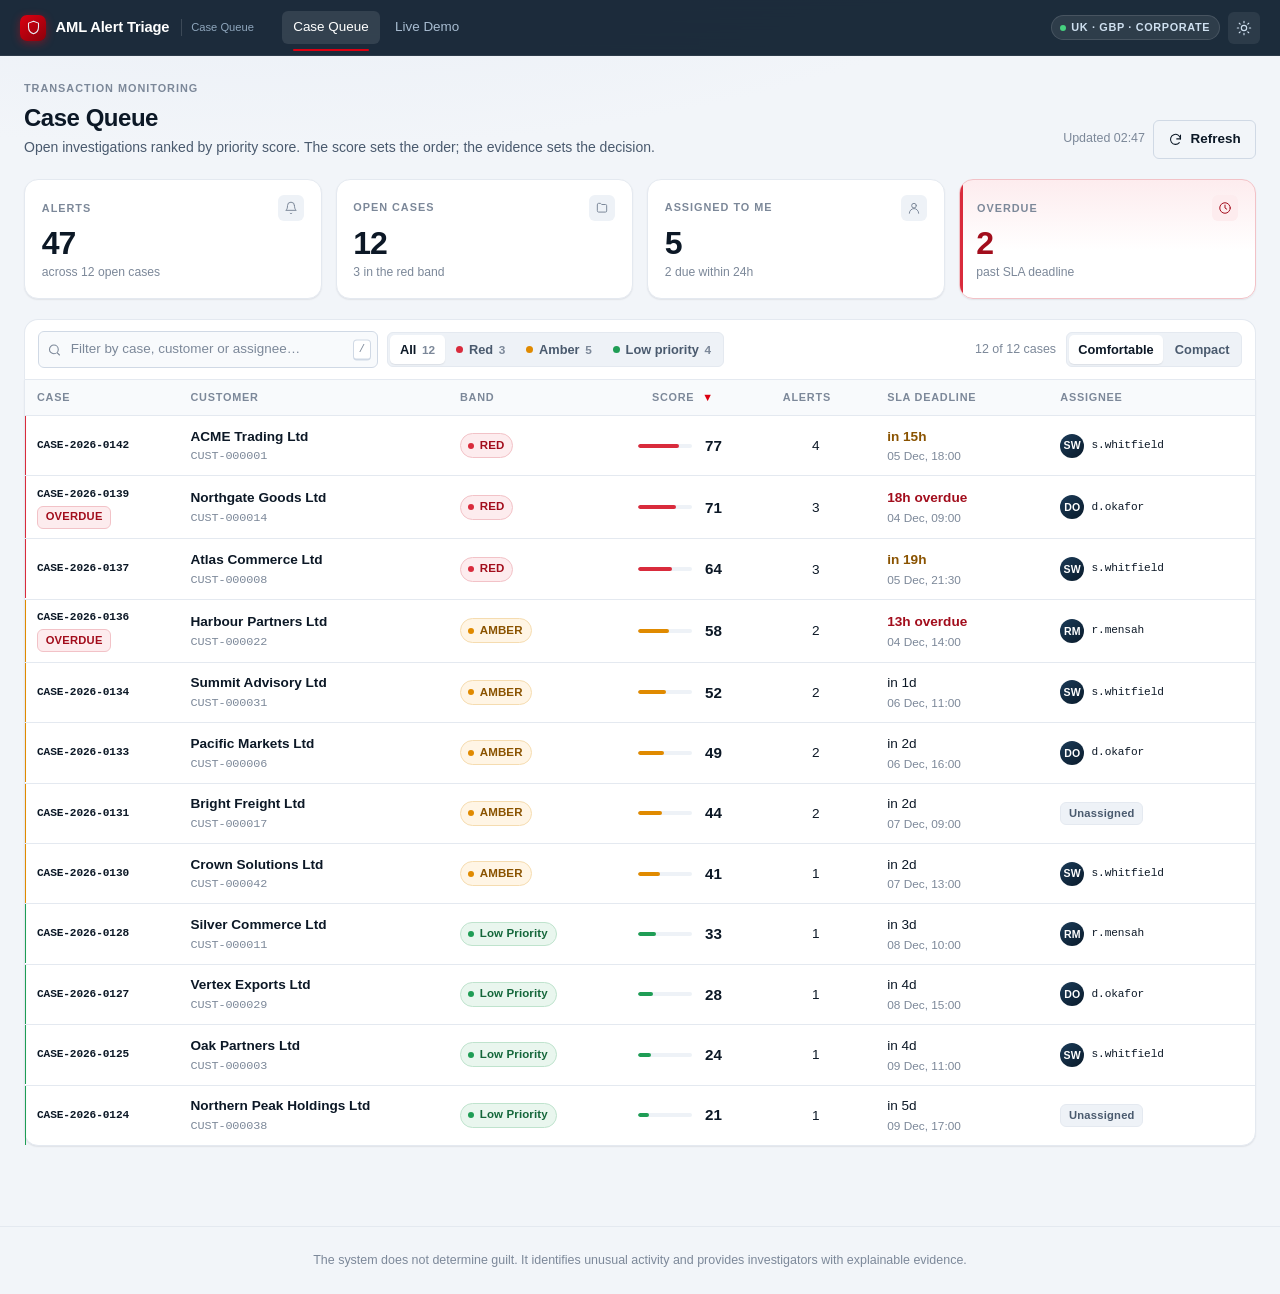
<file: docs/ui-mockup/index.html>
<!DOCTYPE html>
<html lang="en">
<head>
  <meta charset="UTF-8" />
  <meta name="viewport" content="width=device-width, initial-scale=1" />
  <title>Case Queue — AML Alert Triage</title>
  <link rel="stylesheet" href="assets/theme.css" />
</head>
<body>
  <div id="shell"></div>

  <main class="canvas">
    <div class="page-head">
      <div>
        <div class="eyebrow"><span class="label-cap">Transaction monitoring</span></div>
        <h1>Case Queue</h1>
        <p>Open investigations ranked by priority score. The score sets the order; the evidence sets the decision.</p>
      </div>
      <div class="page-head-actions">
        <span class="result-count" id="stamp"></span>
        <button class="btn ghost" type="button" id="refreshBtn">
          <svg viewBox="0 0 24 24" fill="none" stroke="currentColor" stroke-width="1.7"
               stroke-linecap="round" stroke-linejoin="round"><path d="M20 11a8 8 0 1 0-1.9 6"/><path d="M20 5v6h-6"/></svg>
          Refresh
        </button>
      </div>
    </div>

    <div class="metrics" id="metrics"></div>

    <div class="toolbar">
      <div class="search">
        <svg viewBox="0 0 24 24" fill="none" stroke="currentColor" stroke-width="1.7"
             stroke-linecap="round" stroke-linejoin="round"><circle cx="11" cy="11" r="7"/><path d="m20 20-3.5-3.5"/></svg>
        <input type="text" id="q" placeholder="Filter by case, customer or assignee…" autocomplete="off" />
        <kbd>/</kbd>
      </div>
      <div class="segmented" id="bandFilter" role="group" aria-label="Filter by priority band"></div>
      <div style="flex:1 1 auto"></div>
      <span class="result-count" id="count"></span>
      <div class="segmented" role="group" aria-label="Row density">
        <button type="button" data-density="comfortable" aria-pressed="true">Comfortable</button>
        <button type="button" data-density="compact" aria-pressed="false">Compact</button>
      </div>
    </div>

    <section class="card" style="border-radius:0 0 var(--r-lg) var(--r-lg)">
      <div class="table-wrap">
        <table class="data" id="table">
          <thead>
            <tr>
              <th class="sortable" data-key="caseRef">Case <span class="sort-ind">▼</span></th>
              <th class="sortable" data-key="customerName">Customer <span class="sort-ind">▼</span></th>
              <th class="sortable" data-key="priorityBand">Band <span class="sort-ind">▼</span></th>
              <th class="sortable score-col" data-key="priorityScore">Score <span class="sort-ind">▼</span></th>
              <th class="sortable alerts-col" data-key="alertCount">Alerts <span class="sort-ind">▼</span></th>
              <th class="sortable" data-key="slaDueAt">SLA deadline <span class="sort-ind">▼</span></th>
              <th class="sortable" data-key="assignedTo">Assignee <span class="sort-ind">▼</span></th>
              <th style="width:32px"></th>
            </tr>
          </thead>
          <tbody id="rows"></tbody>
        </table>
      </div>
    </section>
  </main>

  <div id="footer"></div>

  <script src="assets/ui.js"></script>
  <script src="assets/mock-data.js"></script>
  <script>
    mountShell({ active: 'queue', sub: 'Case Queue' },
      'The system does not determine guilt. It identifies unusual activity and provides investigators with explainable evidence.');

    let data = null;
    let sortKey = 'priorityScore';
    let sortDir = 'desc';
    let bandSel = 'ALL';
    let query = '';

    const BANDS = [
      { key: 'ALL',   label: 'All',          dot: null },
      { key: 'RED',   label: 'Red',          dot: 'var(--red-dot)' },
      { key: 'AMBER', label: 'Amber',        dot: 'var(--amber-dot)' },
      { key: 'GREEN', label: 'Low priority', dot: 'var(--green-dot)' }
    ];

    const bandColor = b => `var(--${b.toLowerCase()}-dot)`;

    /* ---------- skeleton while "loading" ---------- */
    function skeleton() {
      document.getElementById('metrics').innerHTML = Array.from({ length: 4 }, () => `
        <div class="metric">
          <div class="m-top"><div class="sk" style="width:70px;height:11px"></div><div class="sk" style="width:26px;height:26px;border-radius:6px"></div></div>
          <div class="sk" style="width:56px;height:30px;margin-top:.5rem"></div>
          <div class="sk" style="width:96px;height:10px;margin-top:.5rem"></div>
        </div>`).join('');
      document.getElementById('rows').innerHTML = Array.from({ length: 8 }, () => `
        <tr><td colspan="8" style="padding:.6rem .75rem"><div class="sk" style="height:20px"></div></td></tr>`).join('');
    }

    /* ---------- metrics ---------- */
    function renderMetrics(t) {
      const dueSoon = data.items.filter(c => {
        const d = new Date(c.slaDueAt) - Date.now();
        return d > 0 && d < 86400000;
      }).length;

      const tiles = [
        { label: 'Alerts',          value: t.alerts,       icon: 'bell',   note: `across ${t.cases} open cases` },
        { label: 'Open cases',      value: t.cases,        icon: 'folder', note: `${data.items.filter(c => c.priorityBand === 'RED').length} in the red band` },
        { label: 'Assigned to me',  value: t.assignedToMe, icon: 'user',   note: `${dueSoon} due within 24h` },
        { label: 'Overdue',         value: t.overdue,      icon: 'clock',  note: t.overdue ? 'past SLA deadline' : 'all within SLA', alert: t.overdue > 0 }
      ];

      document.getElementById('metrics').innerHTML = tiles.map((m, i) => `
        <div class="metric rise ${m.alert ? 'alert-state' : ''}" style="animation-delay:${i * 55}ms">
          <div class="m-top">
            <span class="label-cap">${m.label}</span>
            <span class="m-icon">${ico(m.icon)}</span>
          </div>
          <div class="m-value" data-count="${m.value}">0</div>
          <div class="m-note">${esc(m.note)}</div>
        </div>`).join('');

      document.querySelectorAll('[data-count]').forEach(el => countUp(el, Number(el.dataset.count)));
    }

    /* ---------- band filter ---------- */
    function renderBandFilter() {
      document.getElementById('bandFilter').innerHTML = BANDS.map(b => {
        const n = b.key === 'ALL' ? data.items.length : data.items.filter(c => c.priorityBand === b.key).length;
        return `<button type="button" data-band="${b.key}" aria-pressed="${bandSel === b.key}">
          ${b.dot ? `<i style="background:${b.dot}"></i>` : ''}${b.label}<span class="count">${n}</span>
        </button>`;
      }).join('');
      document.querySelectorAll('#bandFilter button').forEach(btn => {
        btn.onclick = () => { bandSel = btn.dataset.band; renderBandFilter(); renderRows(); };
      });
    }

    /* ---------- rows ---------- */
    function visibleItems() {
      const q = query.trim().toLowerCase();
      return data.items
        .filter(c => bandSel === 'ALL' || c.priorityBand === bandSel)
        .filter(c => !q || [c.caseRef, c.customerName, c.customerRef, c.assignedTo]
          .some(v => String(v || '').toLowerCase().includes(q)))
        .sort((a, b) => {
          const dir = sortDir === 'asc' ? 1 : -1;
          const av = a[sortKey], bv = b[sortKey];
          if (av == null) return 1;
          if (bv == null) return -1;
          if (typeof av === 'number') return (av - bv) * dir;
          return String(av).localeCompare(String(bv)) * dir;
        });
    }

    function renderRows() {
      const items = visibleItems();
      const tbody = document.getElementById('rows');

      document.getElementById('count').textContent =
        `${items.length} of ${data.items.length} cases`;

      if (!items.length) {
        tbody.innerHTML = `<tr><td colspan="8">
          <div class="empty-state" style="margin:.5rem">
            ${ico('search')}
            <div class="t">No cases match this filter</div>
            <div class="tiny">Clear the search box or pick a different band.</div>
          </div></td></tr>`;
        return;
      }

      tbody.innerHTML = items.map((c, i) => {
        const sla = fmtRelative(c.slaDueAt);
        const slaCls = sla.tone === 'over' ? 'style="color:var(--red-fg);font-weight:600"'
                     : sla.tone === 'soon' ? 'style="color:var(--amber-fg);font-weight:600"' : '';
        return `
        <tr class="row-link stagger" tabindex="0" data-id="${c.id}"
            style="--band-color:${bandColor(c.priorityBand)};animation-delay:${Math.min(i * 28, 340)}ms">
          <td>
            <div class="cell-primary mono">${esc(c.caseRef)}</div>
            ${c.overdue ? '<span class="pill warn" style="margin-top:.15rem">OVERDUE</span>' : ''}
          </td>
          <td>
            <div class="cell-primary">${esc(c.customerName || '')}</div>
            <div class="sub-line mono">${esc(c.customerRef || '')}</div>
          </td>
          <td><span class="band ${c.priorityBand}"><i></i>${esc(bandLabel(c.priorityBand))}</span></td>
          <td class="score-col">
            <div class="score-cell">
              <div class="score-bar"><span data-w="${c.priorityScore}%"></span></div>
              <b>${c.priorityScore}</b>
            </div>
          </td>
          <td class="alerts-col num">${c.alertCount}</td>
          <td>
            <div ${slaCls}>${esc(sla.text)}</div>
            <div class="sub-line num">${esc(fmtShort(c.slaDueAt))}</div>
          </td>
          <td>${c.assignedTo
            ? `<span class="assignee"><span class="avatar">${esc(initials(c.assignedTo))}</span><span class="mono">${esc(c.assignedTo)}</span></span>`
            : '<span class="pill">Unassigned</span>'}</td>
          <td class="right"><span class="go">${ico('chevron')}</span></td>
        </tr>`;
      }).join('');

      paintBars(tbody);

      tbody.querySelectorAll('tr.row-link').forEach(tr => {
        const open = () => { location.href = `case.html?id=${tr.dataset.id}`; };
        tr.onclick = open;
        tr.onkeydown = e => {
          if (e.key === 'Enter' || e.key === ' ') { e.preventDefault(); open(); }
          if (e.key === 'ArrowDown') { e.preventDefault(); tr.nextElementSibling?.focus(); }
          if (e.key === 'ArrowUp')   { e.preventDefault(); tr.previousElementSibling?.focus(); }
        };
      });
    }

    /* ---------- sorting ---------- */
    function wireSort() {
      document.querySelectorAll('th.sortable').forEach(th => {
        th.onclick = () => {
          const key = th.dataset.key;
          if (sortKey === key) sortDir = sortDir === 'asc' ? 'desc' : 'asc';
          else { sortKey = key; sortDir = key === 'priorityScore' || key === 'alertCount' ? 'desc' : 'asc'; }
          document.querySelectorAll('th.sortable').forEach(o => o.removeAttribute('aria-sort'));
          th.setAttribute('aria-sort', sortDir === 'asc' ? 'ascending' : 'descending');
          renderRows();
        };
      });
      document.querySelector('th[data-key="priorityScore"]').setAttribute('aria-sort', 'descending');
    }

    /* ---------- misc controls ---------- */
    document.getElementById('q').oninput = e => { query = e.target.value; renderRows(); };

    document.addEventListener('keydown', e => {
      if (e.key === '/' && document.activeElement.tagName !== 'INPUT') {
        e.preventDefault();
        document.getElementById('q').focus();
      }
    });

    document.querySelectorAll('[data-density]').forEach(btn => {
      btn.onclick = () => {
        document.querySelectorAll('[data-density]').forEach(b => b.setAttribute('aria-pressed', String(b === btn)));
        document.getElementById('table').classList.toggle('compact', btn.dataset.density === 'compact');
      };
    });

    document.getElementById('refreshBtn').onclick = async e => {
      const btn = e.currentTarget;
      btn.classList.add('is-loading');
      await load();
      btn.classList.remove('is-loading');
      toast('Queue refreshed');
    };

    /* ---------- load ---------- */
    async function load() {
      skeleton();
      data = await mockFetch(MOCK.queue, 520);
      renderMetrics(data.totals);
      renderBandFilter();
      renderRows();
      document.getElementById('stamp').textContent =
        'Updated ' + new Date().toLocaleTimeString('en-GB', { hour: '2-digit', minute: '2-digit' });
    }

    wireSort();
    load();
  </script>
</body>
</html>
</file>
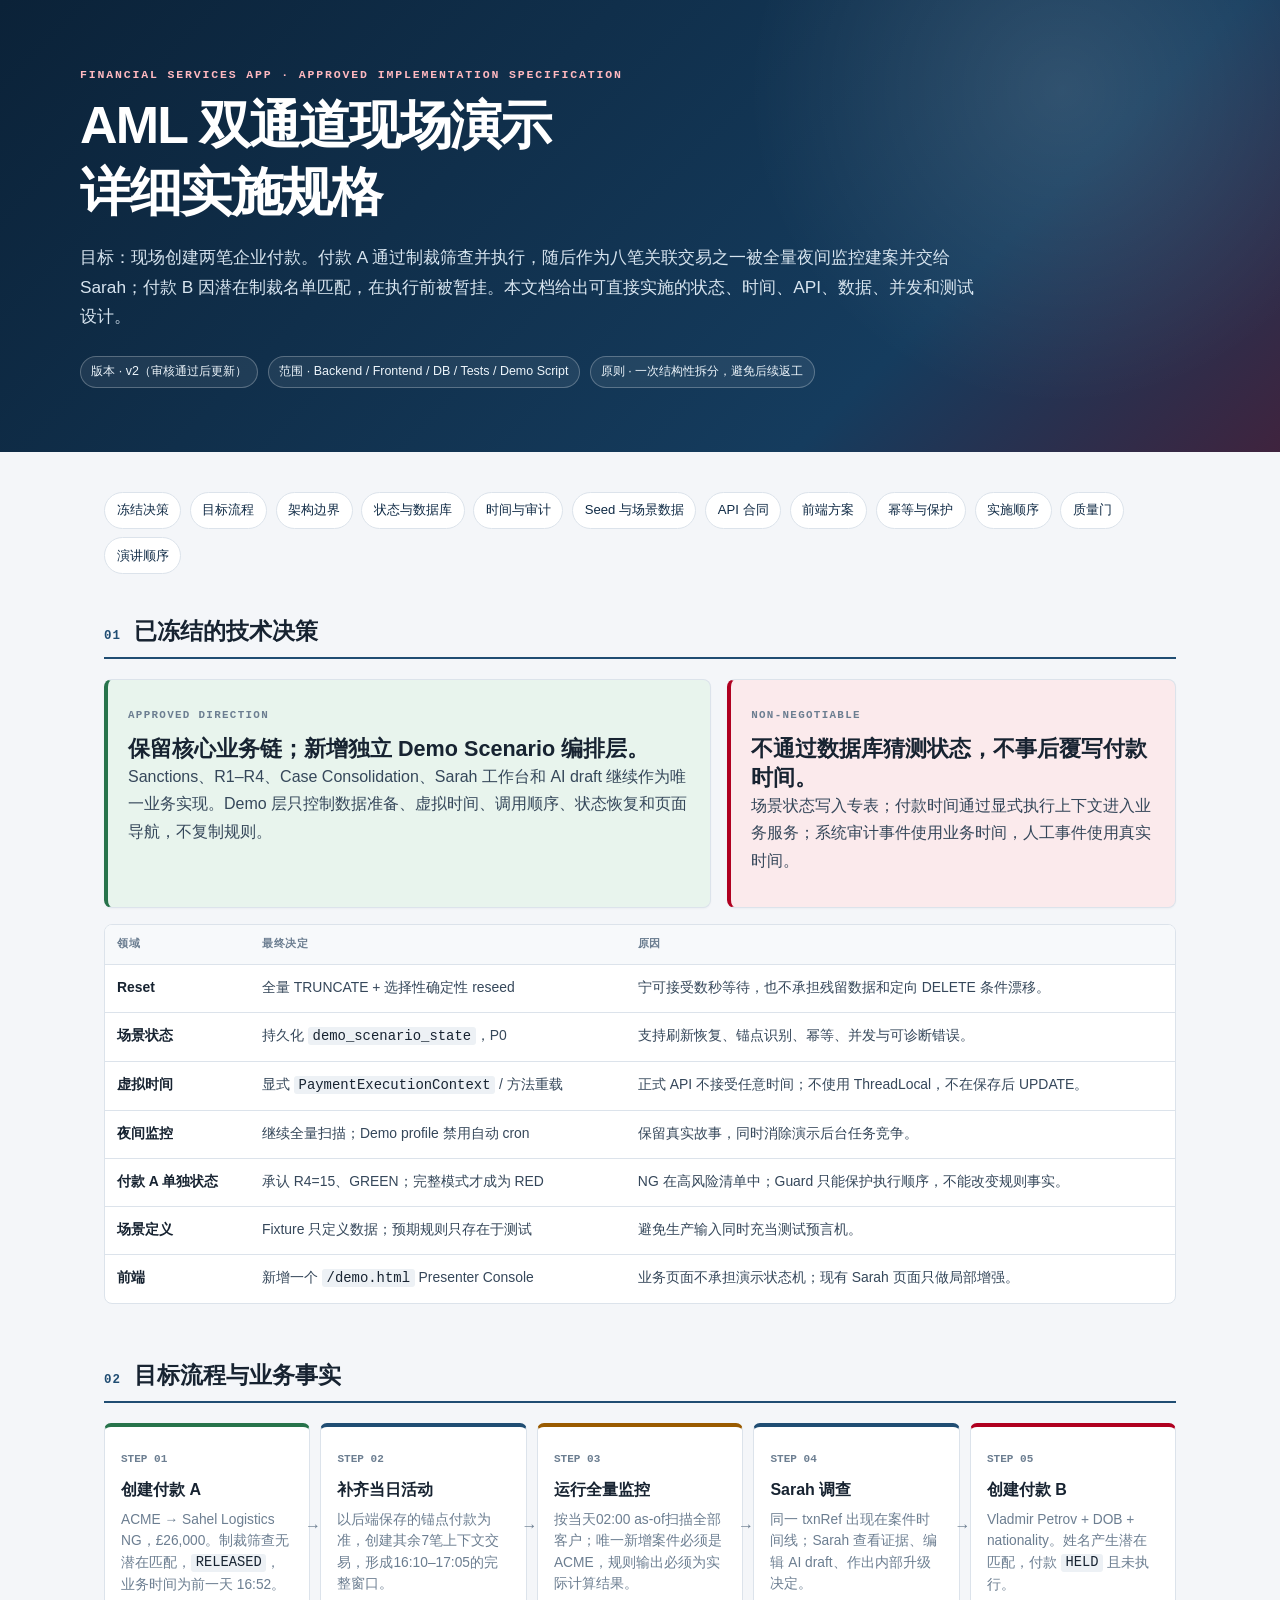
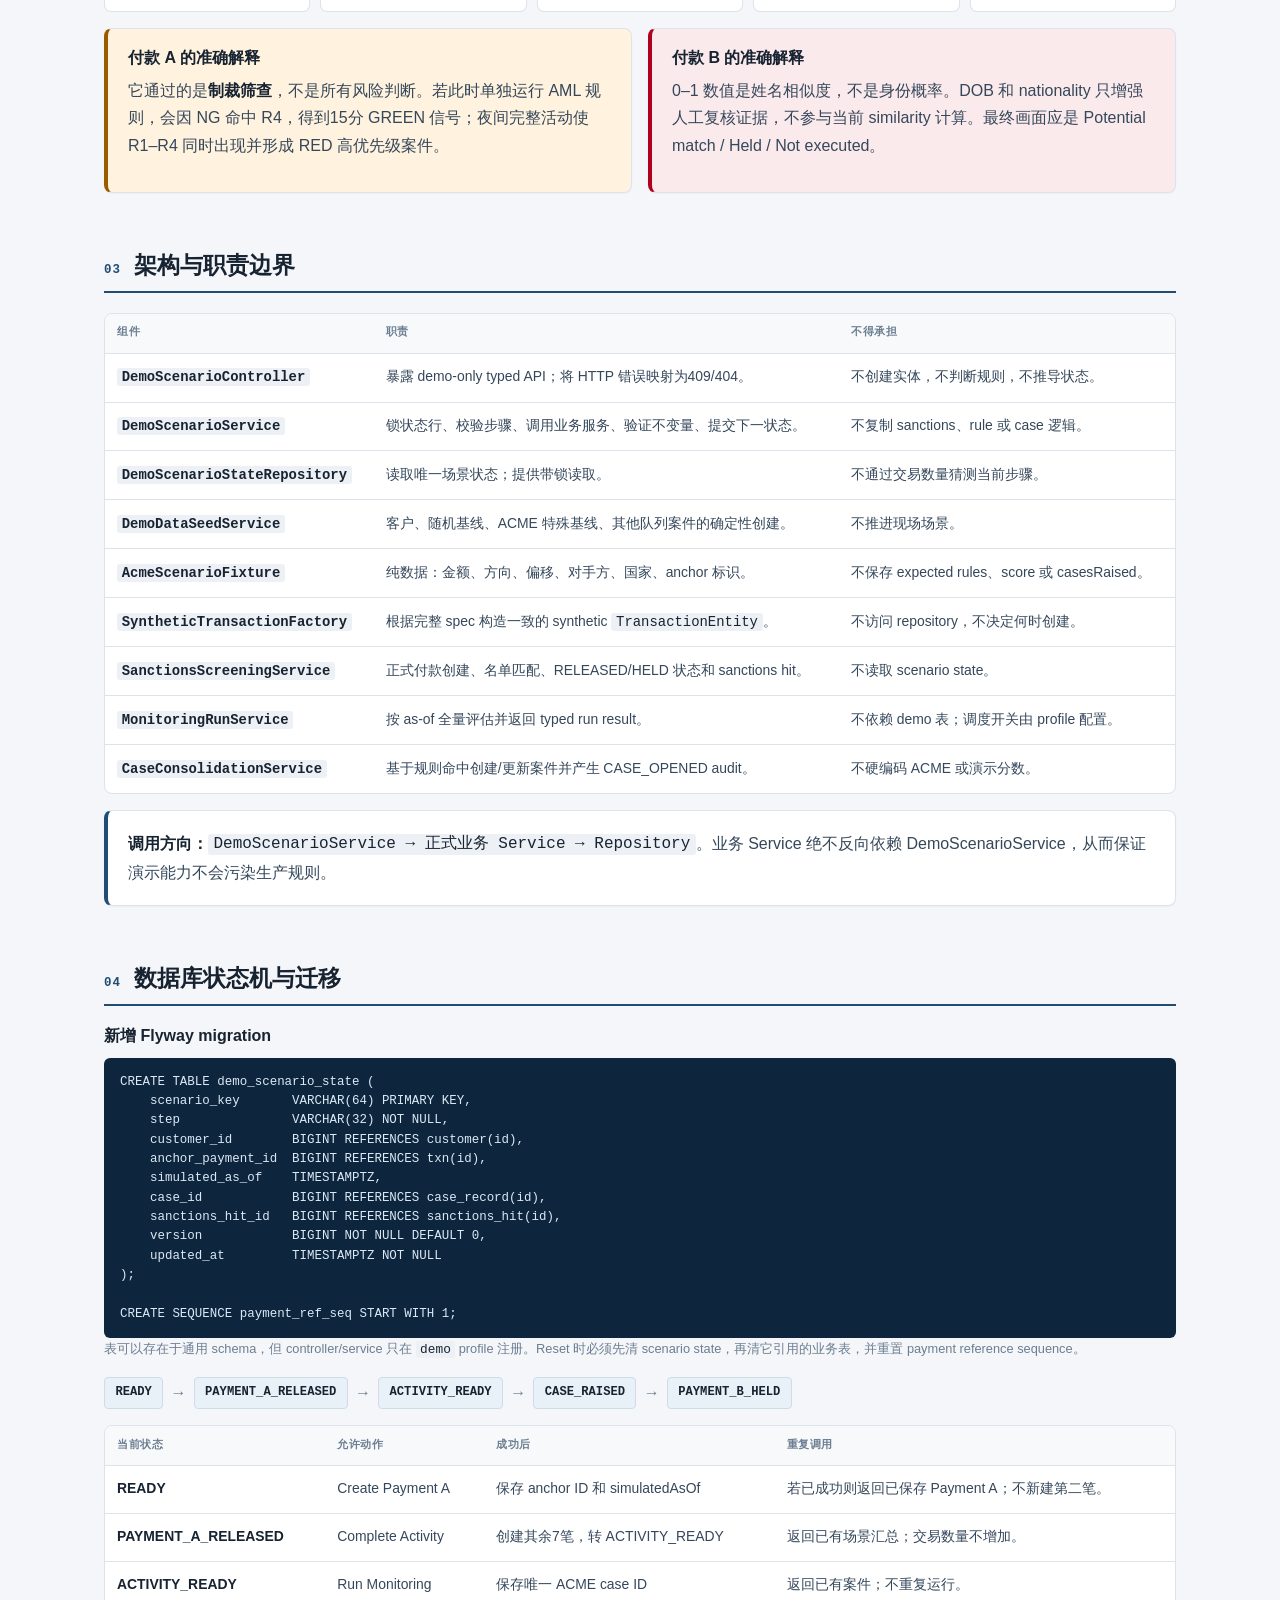
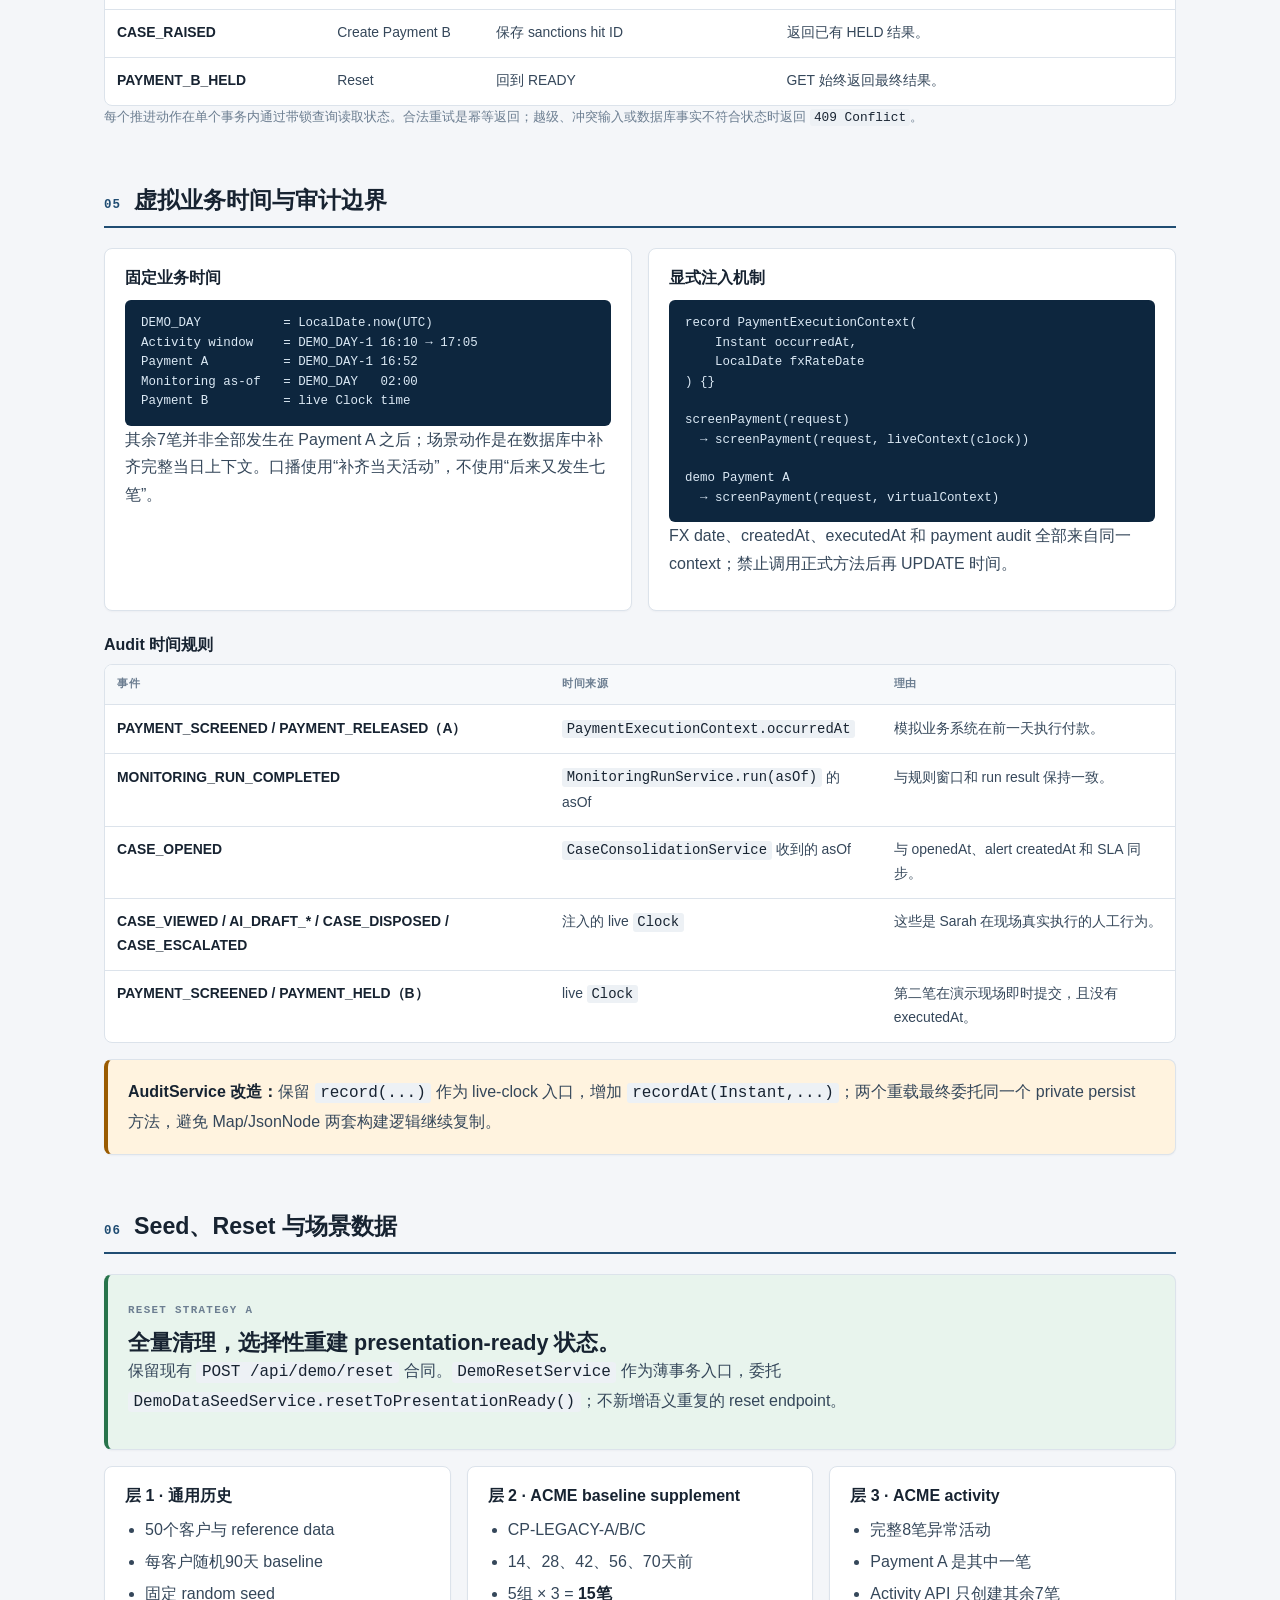
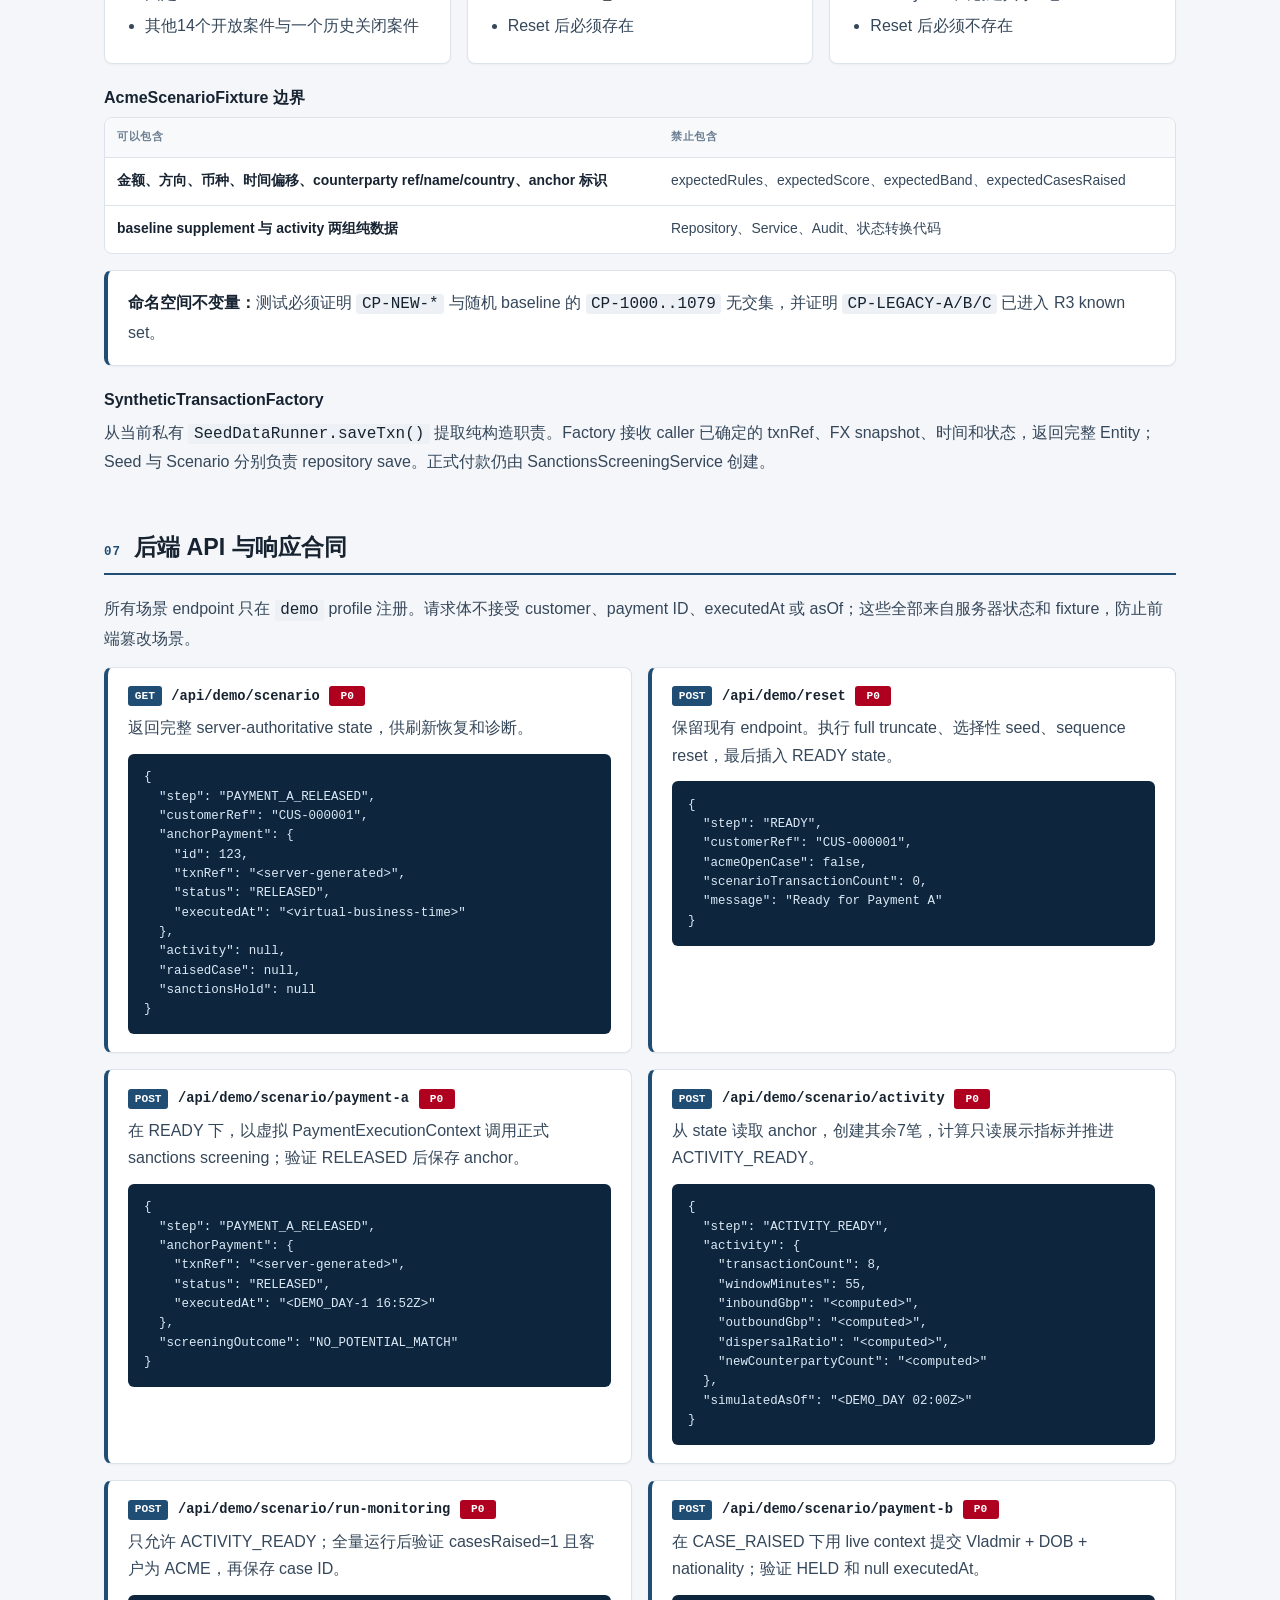
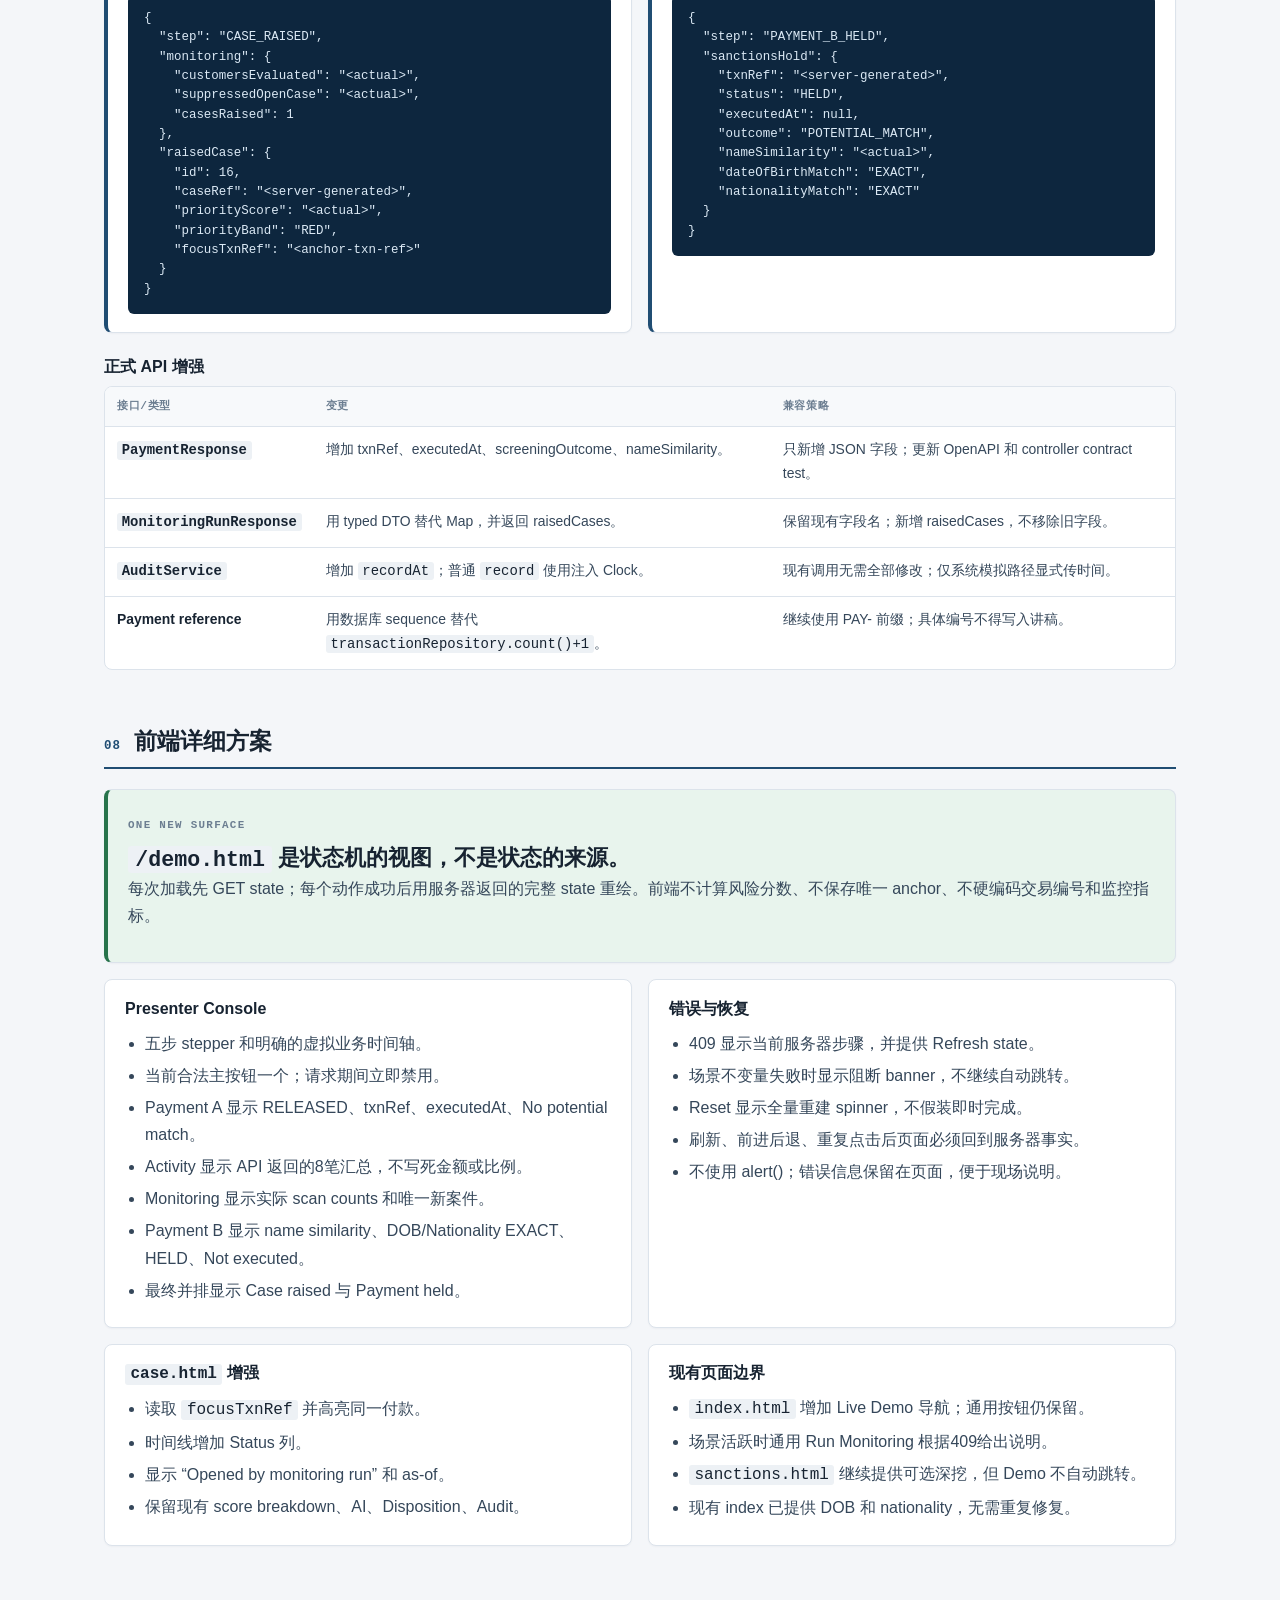
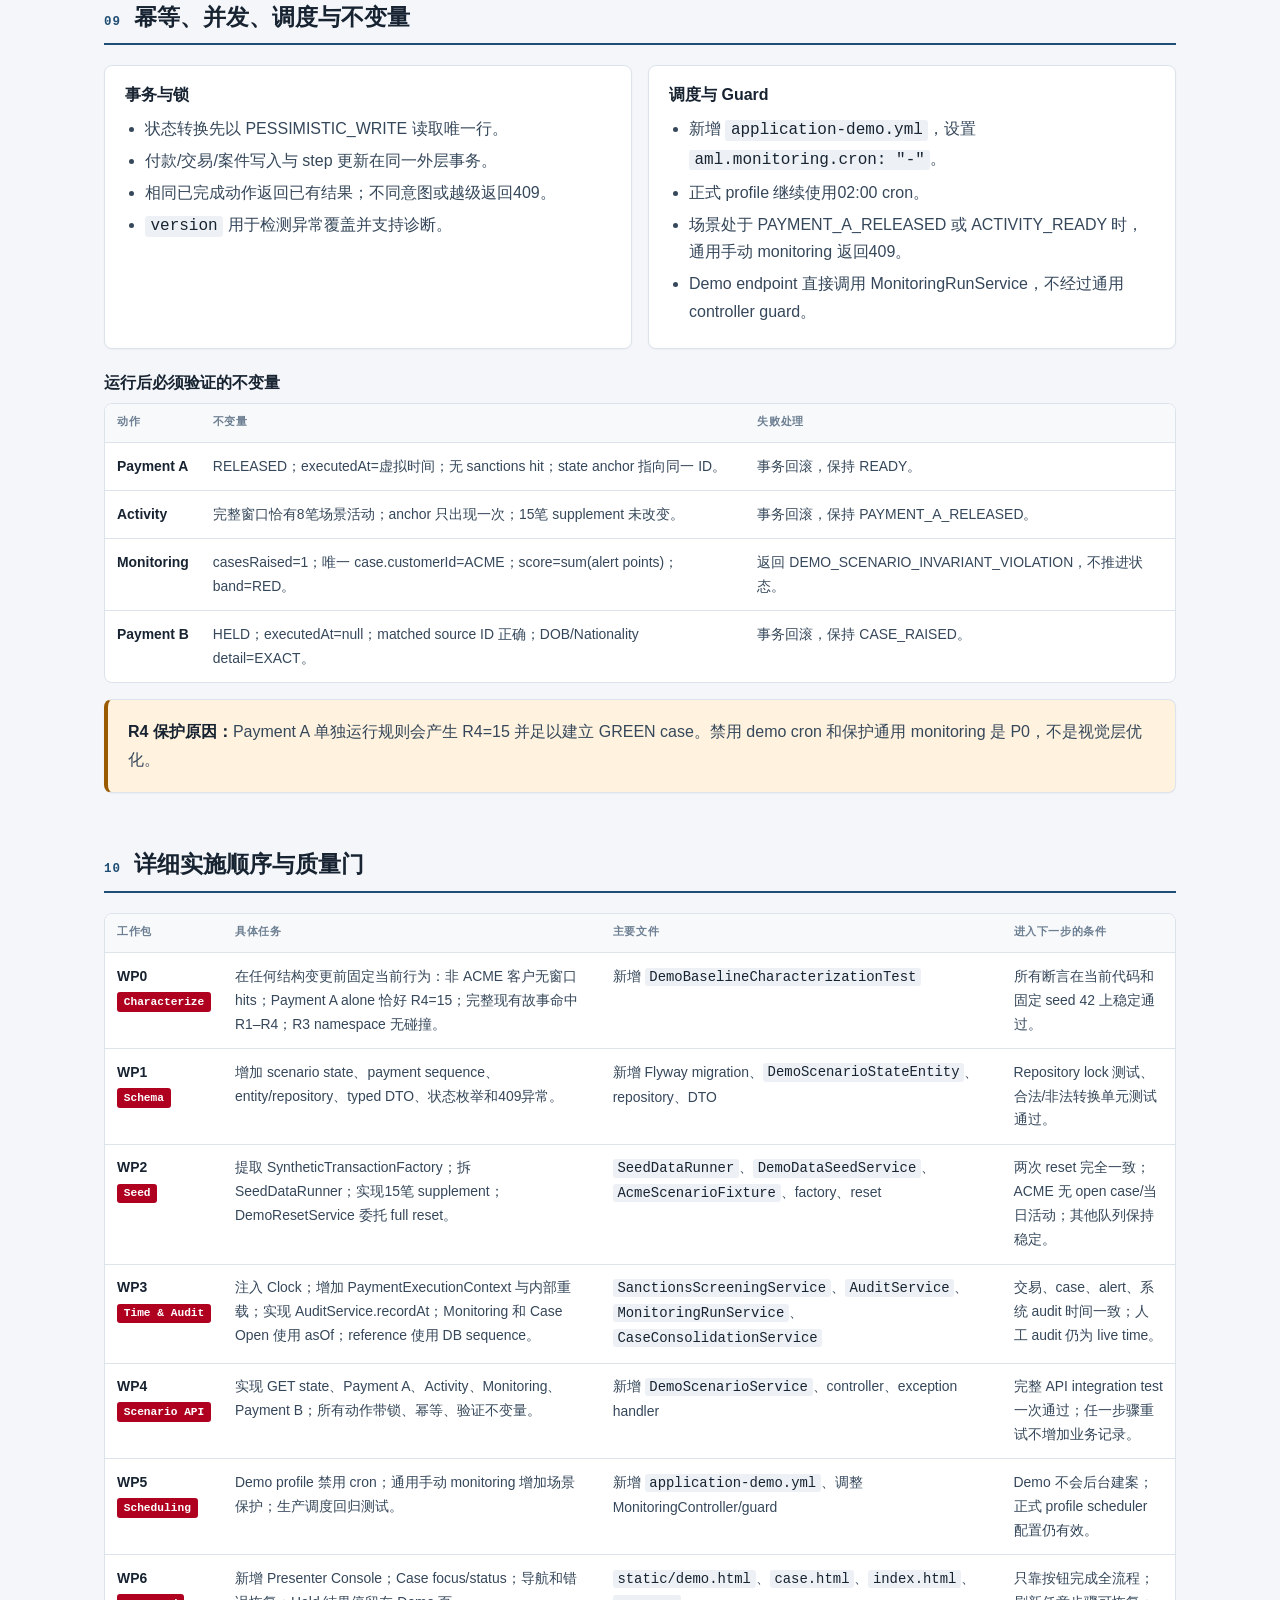
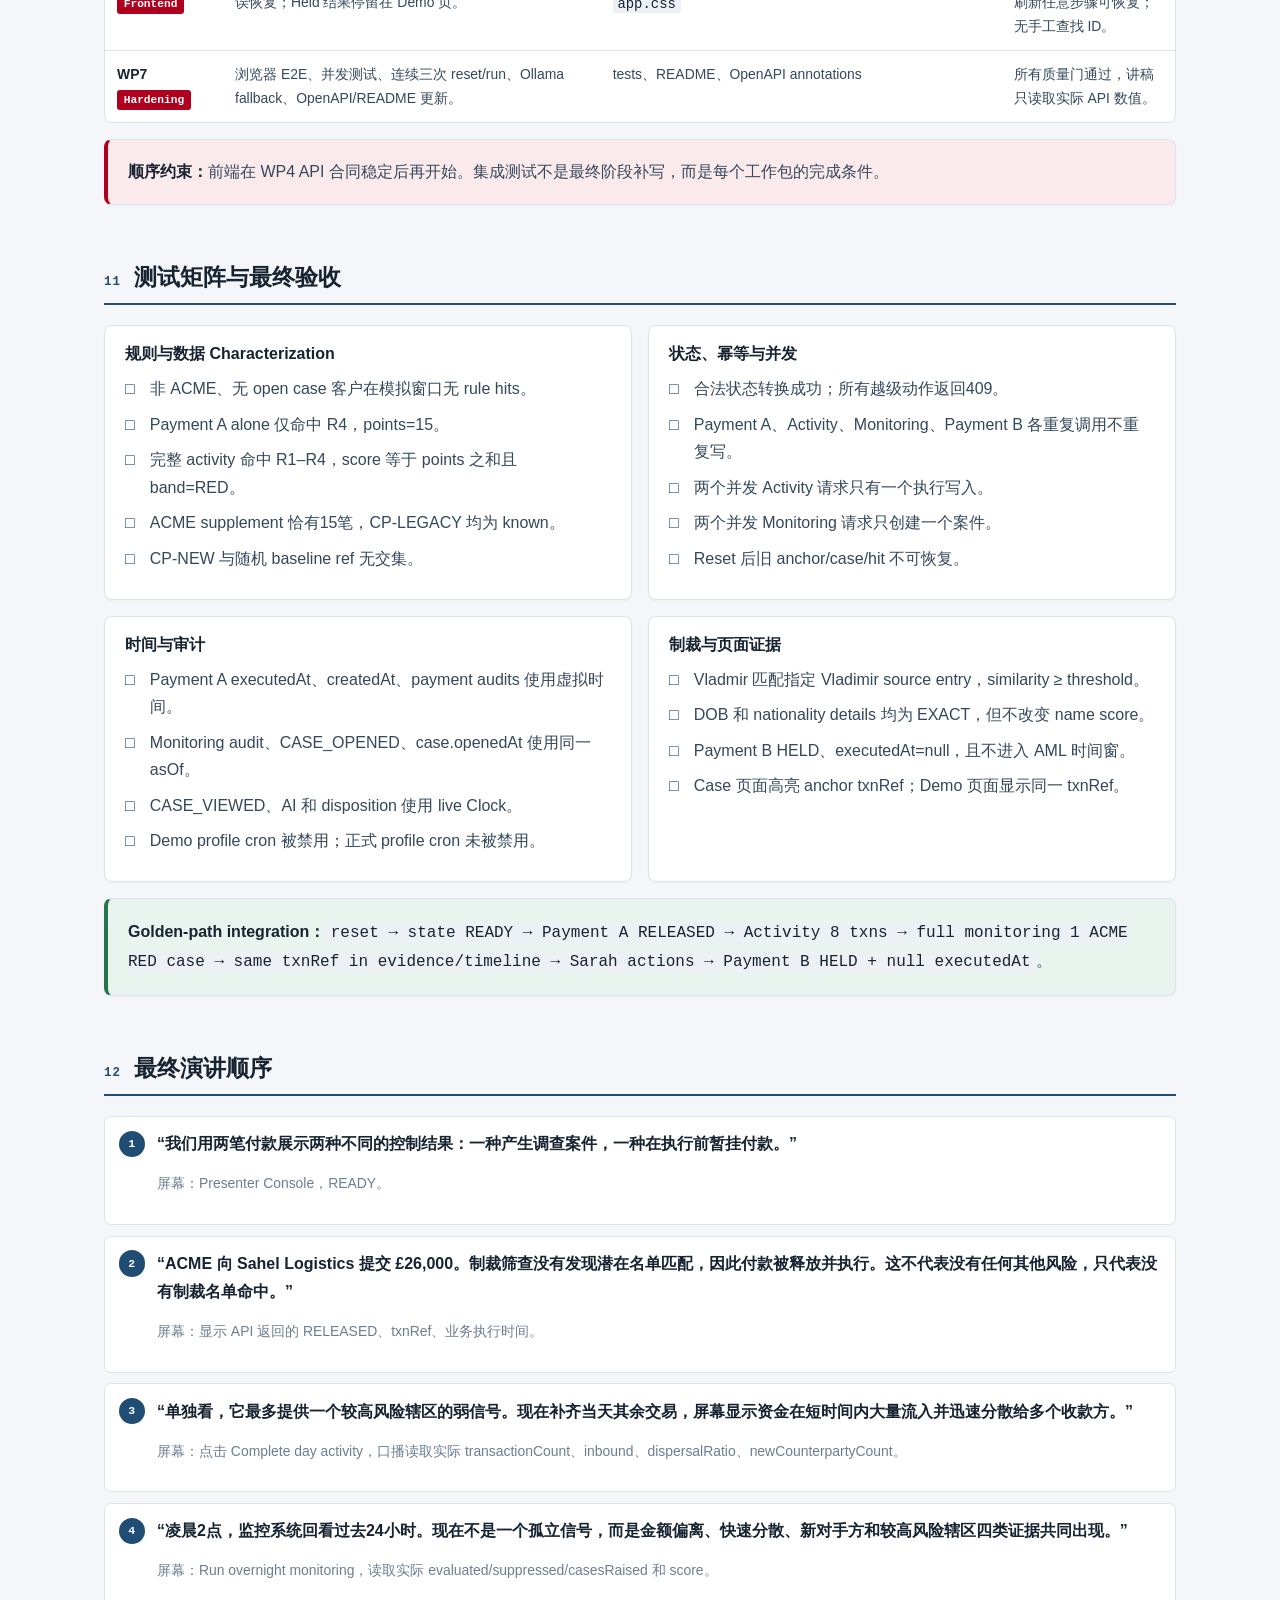
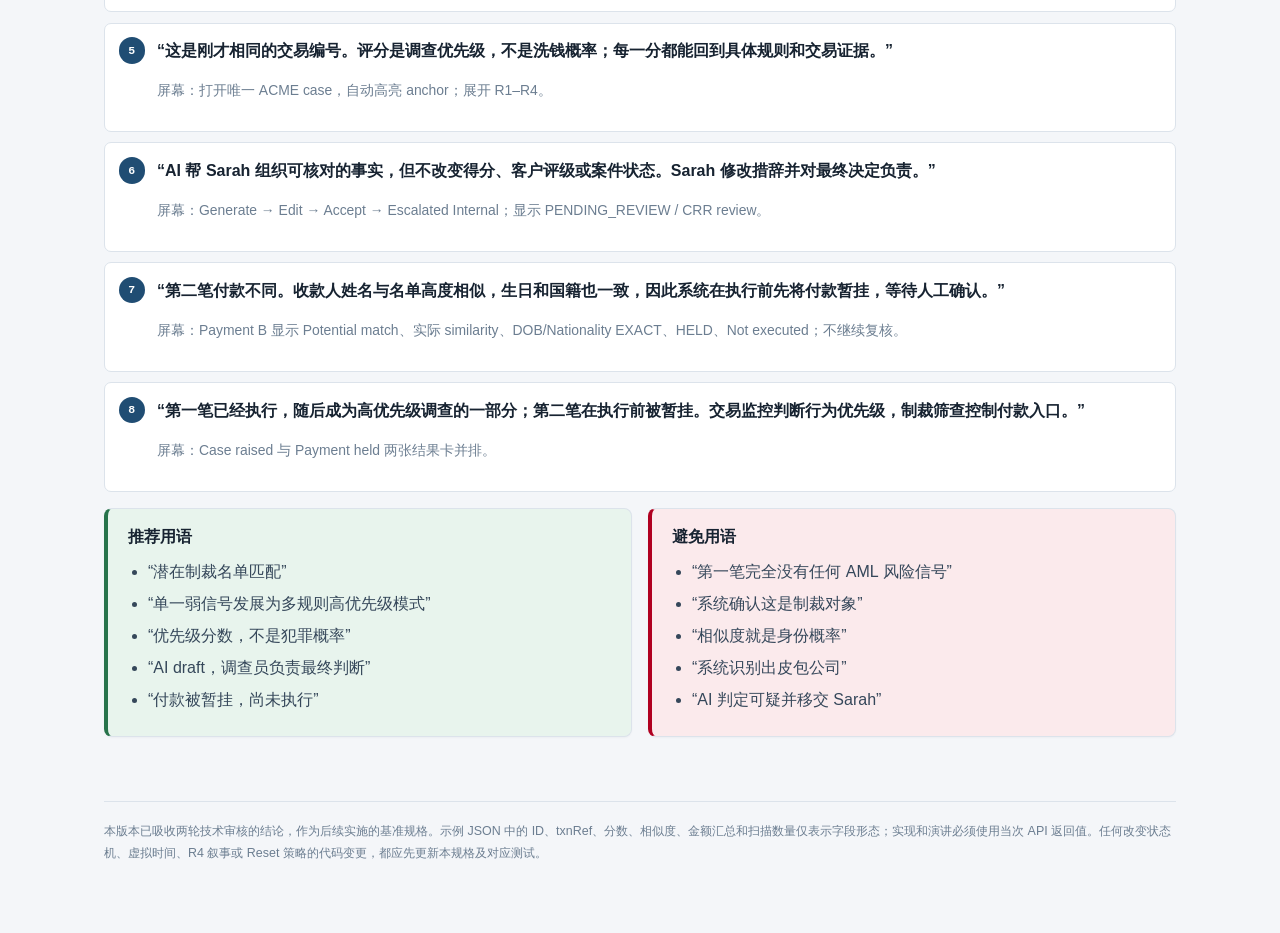
<file: docs/live-demo-gap-analysis.html>
<!doctype html>
<html lang="zh-CN">
<head>
  <meta charset="utf-8" />
  <meta name="viewport" content="width=device-width, initial-scale=1" />
  <title>AML 双通道现场演示：详细实施规格</title>
  <style>
    :root {
      --paper: #f4f6f9;
      --card: #ffffff;
      --ink: #172331;
      --body: #35475a;
      --muted: #6c7e91;
      --line: #dce3eb;
      --navy: #102b46;
      --navy-2: #204d73;
      --red: #b00020;
      --red-soft: #fbeaec;
      --amber: #9a5b00;
      --amber-soft: #fff3df;
      --green: #27734b;
      --green-soft: #e8f4ed;
      --blue-soft: #e9f1f8;
      --mono: ui-monospace, "SFMono-Regular", Menlo, Consolas, monospace;
      --sans: -apple-system, BlinkMacSystemFont, "Segoe UI", "PingFang SC",
              "Hiragino Sans GB", "Microsoft YaHei", sans-serif;
    }

    * { box-sizing: border-box; }
    html { scroll-behavior: smooth; }
    body {
      margin: 0;
      background: var(--paper);
      color: var(--body);
      font-family: var(--sans);
      font-size: 16px;
      line-height: 1.72;
      -webkit-font-smoothing: antialiased;
    }
    a { color: var(--navy-2); text-decoration-thickness: 1px; text-underline-offset: 3px; }
    code, pre { font-family: var(--mono); }
    code { background: #edf1f5; color: var(--ink); border-radius: 3px; padding: 0.08em 0.34em; }
    pre {
      margin: 0.75rem 0 0;
      padding: 0.9rem 1rem;
      overflow: auto;
      color: #dbe9f5;
      background: #0d263e;
      border-radius: 6px;
      font-size: 0.78rem;
      line-height: 1.55;
    }
    h1, h2, h3 { color: var(--ink); line-height: 1.28; }
    h1 { margin: 0; font-size: clamp(2rem, 5vw, 3.25rem); letter-spacing: -0.035em; }
    h2 { margin: 0; font-size: 1.45rem; }
    h3 { margin: 0 0 0.55rem; font-size: 1rem; }
    p { margin: 0 0 0.9rem; }
    ul, ol { margin: 0.65rem 0 0; padding-left: 1.25rem; }
    li { margin: 0.28rem 0; }
    strong { color: var(--ink); }

    .hero {
      color: #fff;
      background:
        radial-gradient(circle at 83% 20%, rgba(255,255,255,0.12), transparent 28%),
        linear-gradient(135deg, #0b2238 0%, #153c5e 72%, #7b0010 140%);
      padding: 4.3rem 1.5rem 4rem;
    }
    .hero-inner, .page { max-width: 1120px; margin: 0 auto; }
    .eyebrow {
      margin: 0 0 0.75rem;
      color: #ffb9c0;
      font: 700 0.72rem/1 var(--mono);
      letter-spacing: 0.16em;
      text-transform: uppercase;
    }
    .hero h1 { color: #fff; max-width: 17em; }
    .hero .lede { max-width: 52em; margin: 1.1rem 0 0; color: #d7e4ef; font-size: 1.08rem; }
    .meta { display: flex; flex-wrap: wrap; gap: 0.6rem; margin-top: 1.5rem; }
    .meta span {
      border: 1px solid rgba(255,255,255,0.25);
      background: rgba(255,255,255,0.07);
      border-radius: 999px;
      padding: 0.26rem 0.65rem;
      color: #edf5fb;
      font-size: 0.78rem;
    }

    .page { padding: 2.5rem 1.5rem 6rem; }
    .toc {
      display: flex;
      flex-wrap: wrap;
      gap: 0.55rem;
      margin-bottom: 2.7rem;
    }
    .toc a {
      text-decoration: none;
      color: var(--navy);
      background: var(--card);
      border: 1px solid var(--line);
      border-radius: 999px;
      padding: 0.38rem 0.72rem;
      font-size: 0.82rem;
    }
    .section { margin: 0 0 3.6rem; scroll-margin-top: 1rem; }
    .section-head {
      display: flex;
      gap: 0.8rem;
      align-items: baseline;
      padding-bottom: 0.65rem;
      margin-bottom: 1.25rem;
      border-bottom: 2px solid var(--navy-2);
    }
    .num { color: var(--navy-2); font: 700 0.78rem/1 var(--mono); letter-spacing: 0.09em; }

    .summary-grid, .grid-2, .grid-3 { display: grid; gap: 1rem; }
    .summary-grid { grid-template-columns: 1.15fr 0.85fr; }
    .grid-2 { grid-template-columns: repeat(2, minmax(0, 1fr)); }
    .grid-3 { grid-template-columns: repeat(3, minmax(0, 1fr)); }
    .card {
      background: var(--card);
      border: 1px solid var(--line);
      border-radius: 8px;
      padding: 1.15rem 1.25rem;
      box-shadow: 0 1px 2px rgba(15, 35, 53, 0.035);
    }
    .callout { border-left: 4px solid var(--navy-2); }
    .callout.warn { border-left-color: var(--amber); background: var(--amber-soft); }
    .callout.good { border-left-color: var(--green); background: var(--green-soft); }
    .callout.danger { border-left-color: var(--red); background: var(--red-soft); }
    .kicker { color: var(--muted); font: 700 0.68rem/1 var(--mono); letter-spacing: 0.12em; text-transform: uppercase; }
    .big { margin-top: 0.45rem; color: var(--ink); font-size: 1.35rem; font-weight: 720; line-height: 1.35; }

    .flow {
      display: grid;
      grid-template-columns: repeat(5, minmax(0, 1fr));
      gap: 0.65rem;
      margin-top: 1rem;
    }
    .flow-step {
      position: relative;
      min-height: 150px;
      padding: 1rem;
      background: var(--card);
      border: 1px solid var(--line);
      border-top: 4px solid var(--navy-2);
      border-radius: 7px;
    }
    .flow-step::after {
      content: "→";
      position: absolute;
      top: 46%;
      right: -0.75rem;
      z-index: 2;
      width: 1rem;
      color: var(--muted);
      font-weight: 700;
    }
    .flow-step:last-child::after { display: none; }
    .flow-step.red { border-top-color: var(--red); }
    .flow-step.green { border-top-color: var(--green); }
    .flow-step.amber { border-top-color: var(--amber); }
    .flow-step .step-no { color: var(--muted); font: 700 0.69rem/1 var(--mono); }
    .flow-step h3 { margin-top: 0.55rem; }
    .flow-step p { margin: 0; color: var(--muted); font-size: 0.86rem; line-height: 1.55; }

    .status {
      display: inline-flex;
      align-items: center;
      gap: 0.3rem;
      border-radius: 999px;
      padding: 0.18rem 0.48rem;
      white-space: nowrap;
      font: 700 0.68rem/1.3 var(--mono);
      letter-spacing: 0.04em;
      text-transform: uppercase;
    }
    .status.ready { color: var(--green); background: var(--green-soft); }
    .status.partial { color: var(--amber); background: var(--amber-soft); }
    .status.gap { color: var(--red); background: var(--red-soft); }
    .priority {
      display: inline-block;
      min-width: 2.25rem;
      text-align: center;
      padding: 0.16rem 0.42rem;
      color: #fff;
      background: var(--navy-2);
      border-radius: 3px;
      font: 700 0.7rem/1.3 var(--mono);
    }
    .priority.p0 { background: var(--red); }
    .priority.p1 { background: var(--amber); }

    .table-wrap { overflow-x: auto; border: 1px solid var(--line); border-radius: 8px; background: var(--card); }
    table { width: 100%; border-collapse: collapse; font-size: 0.87rem; }
    th, td { padding: 0.72rem 0.75rem; text-align: left; vertical-align: top; border-bottom: 1px solid var(--line); }
    th { color: var(--muted); background: #f7f9fb; font: 700 0.7rem/1.4 var(--mono); letter-spacing: 0.055em; text-transform: uppercase; }
    tr:last-child td { border-bottom: 0; }
    td:first-child { color: var(--ink); font-weight: 620; }

    .api { border-left: 4px solid var(--navy-2); }
    .api-head { display: flex; flex-wrap: wrap; align-items: center; gap: 0.6rem; margin-bottom: 0.5rem; }
    .method { color: #fff; background: var(--navy-2); border-radius: 3px; padding: 0.17rem 0.42rem; font: 700 0.7rem/1.3 var(--mono); }
    .endpoint { color: var(--ink); font: 700 0.86rem/1.4 var(--mono); overflow-wrap: anywhere; }
    .api p { margin-bottom: 0.5rem; }

    .state-machine { display: flex; flex-wrap: wrap; gap: 0.45rem; align-items: center; margin: 1rem 0; }
    .state-machine span {
      padding: 0.43rem 0.65rem;
      color: var(--ink);
      background: var(--blue-soft);
      border: 1px solid #cedce8;
      border-radius: 4px;
      font: 650 0.76rem/1.3 var(--mono);
    }
    .state-machine b { color: var(--muted); }

    .script-line {
      position: relative;
      padding: 0.85rem 1rem 0.85rem 3.25rem;
      margin-bottom: 0.65rem;
      background: var(--card);
      border: 1px solid var(--line);
      border-radius: 7px;
    }
    .script-line .beat {
      position: absolute;
      left: 0.85rem;
      top: 0.86rem;
      width: 1.65rem;
      height: 1.65rem;
      display: grid;
      place-items: center;
      color: #fff;
      background: var(--navy-2);
      border-radius: 50%;
      font: 700 0.72rem/1 var(--mono);
    }
    .quote { color: var(--ink); font-weight: 610; }
    .screen { color: var(--muted); font-size: 0.87rem; }

    .checklist { list-style: none; padding: 0; }
    .checklist li { position: relative; padding-left: 1.55rem; margin: 0.5rem 0; }
    .checklist li::before { content: "□"; position: absolute; left: 0; color: var(--navy-2); font-weight: 700; }
    .footnote { color: var(--muted); font-size: 0.8rem; }
    footer { margin-top: 4rem; padding-top: 1.2rem; border-top: 1px solid var(--line); color: var(--muted); font-size: 0.78rem; }

    @media (max-width: 900px) {
      .summary-grid, .grid-2, .grid-3 { grid-template-columns: 1fr; }
      .flow { grid-template-columns: 1fr; }
      .flow-step { min-height: auto; }
      .flow-step::after { content: "↓"; top: auto; bottom: -1.02rem; left: 50%; right: auto; }
    }
    @media print {
      body { background: #fff; font-size: 11pt; }
      .hero { padding: 2rem 0; background: #102b46 !important; -webkit-print-color-adjust: exact; print-color-adjust: exact; }
      .page { max-width: none; padding: 1.2rem 0; }
      .toc { display: none; }
      .section { break-inside: avoid-page; }
      .card, .table-wrap, .flow-step { box-shadow: none; }
      a { color: inherit; text-decoration: none; }
    }
  </style>
</head>
<body>
  <header class="hero">
    <div class="hero-inner">
      <p class="eyebrow">Financial Services App · Approved Implementation Specification</p>
      <h1>AML 双通道现场演示<br />详细实施规格</h1>
      <p class="lede">
        目标：现场创建两笔企业付款。付款 A 通过制裁筛查并执行，随后作为八笔关联交易之一被全量夜间监控建案并交给 Sarah；付款 B 因潜在制裁名单匹配，在执行前被暂挂。本文档给出可直接实施的状态、时间、API、数据、并发和测试设计。
      </p>
      <div class="meta">
        <span>版本 · v2（审核通过后更新）</span>
        <span>范围 · Backend / Frontend / DB / Tests / Demo Script</span>
        <span>原则 · 一次结构性拆分，避免后续返工</span>
      </div>
    </div>
  </header>

  <main class="page">
    <nav class="toc" aria-label="目录">
      <a href="#decisions">冻结决策</a>
      <a href="#target-flow">目标流程</a>
      <a href="#architecture">架构边界</a>
      <a href="#state">状态与数据库</a>
      <a href="#time">时间与审计</a>
      <a href="#seed">Seed 与场景数据</a>
      <a href="#backend">API 合同</a>
      <a href="#frontend">前端方案</a>
      <a href="#safety">幂等与保护</a>
      <a href="#delivery">实施顺序</a>
      <a href="#tests">质量门</a>
      <a href="#script">演讲顺序</a>
    </nav>

    <section class="section" id="decisions">
      <div class="section-head"><span class="num">01</span><h2>已冻结的技术决策</h2></div>
      <div class="summary-grid">
        <div class="card callout good">
          <span class="kicker">Approved direction</span>
          <div class="big">保留核心业务链；新增独立 Demo Scenario 编排层。</div>
          <p>Sanctions、R1–R4、Case Consolidation、Sarah 工作台和 AI draft 继续作为唯一业务实现。Demo 层只控制数据准备、虚拟时间、调用顺序、状态恢复和页面导航，不复制规则。</p>
        </div>
        <div class="card callout danger">
          <span class="kicker">Non-negotiable</span>
          <div class="big">不通过数据库猜测状态，不事后覆写付款时间。</div>
          <p>场景状态写入专表；付款时间通过显式执行上下文进入业务服务；系统审计事件使用业务时间，人工事件使用真实时间。</p>
        </div>
      </div>
      <div class="table-wrap" style="margin-top:1rem">
        <table>
          <thead><tr><th>领域</th><th>最终决定</th><th>原因</th></tr></thead>
          <tbody>
            <tr><td>Reset</td><td>全量 TRUNCATE + 选择性确定性 reseed</td><td>宁可接受数秒等待，也不承担残留数据和定向 DELETE 条件漂移。</td></tr>
            <tr><td>场景状态</td><td>持久化 <code>demo_scenario_state</code>，P0</td><td>支持刷新恢复、锚点识别、幂等、并发与可诊断错误。</td></tr>
            <tr><td>虚拟时间</td><td>显式 <code>PaymentExecutionContext</code> / 方法重载</td><td>正式 API 不接受任意时间；不使用 ThreadLocal，不在保存后 UPDATE。</td></tr>
            <tr><td>夜间监控</td><td>继续全量扫描；Demo profile 禁用自动 cron</td><td>保留真实故事，同时消除演示后台任务竞争。</td></tr>
            <tr><td>付款 A 单独状态</td><td>承认 R4=15、GREEN；完整模式才成为 RED</td><td>NG 在高风险清单中；Guard 只能保护执行顺序，不能改变规则事实。</td></tr>
            <tr><td>场景定义</td><td>Fixture 只定义数据；预期规则只存在于测试</td><td>避免生产输入同时充当测试预言机。</td></tr>
            <tr><td>前端</td><td>新增一个 <code>/demo.html</code> Presenter Console</td><td>业务页面不承担演示状态机；现有 Sarah 页面只做局部增强。</td></tr>
          </tbody>
        </table>
      </div>
    </section>

    <section class="section" id="target-flow">
      <div class="section-head"><span class="num">02</span><h2>目标流程与业务事实</h2></div>
      <div class="flow" aria-label="目标演示流程图">
        <div class="flow-step green"><span class="step-no">STEP 01</span><h3>创建付款 A</h3><p>ACME → Sahel Logistics NG，£26,000。制裁筛查无潜在匹配，<code>RELEASED</code>，业务时间为前一天 16:52。</p></div>
        <div class="flow-step"><span class="step-no">STEP 02</span><h3>补齐当日活动</h3><p>以后端保存的锚点付款为准，创建其余7笔上下文交易，形成16:10–17:05的完整窗口。</p></div>
        <div class="flow-step amber"><span class="step-no">STEP 03</span><h3>运行全量监控</h3><p>按当天02:00 as-of扫描全部客户；唯一新增案件必须是 ACME，规则输出必须为实际计算结果。</p></div>
        <div class="flow-step"><span class="step-no">STEP 04</span><h3>Sarah 调查</h3><p>同一 txnRef 出现在案件时间线；Sarah 查看证据、编辑 AI draft、作出内部升级决定。</p></div>
        <div class="flow-step red"><span class="step-no">STEP 05</span><h3>创建付款 B</h3><p>Vladmir Petrov + DOB + nationality。姓名产生潜在匹配，付款 <code>HELD</code> 且未执行。</p></div>
      </div>
      <div class="grid-2" style="margin-top:1rem">
        <div class="card callout warn">
          <h3>付款 A 的准确解释</h3>
          <p>它通过的是<strong>制裁筛查</strong>，不是所有风险判断。若此时单独运行 AML 规则，会因 NG 命中 R4，得到15分 GREEN 信号；夜间完整活动使 R1–R4 同时出现并形成 RED 高优先级案件。</p>
        </div>
        <div class="card callout danger">
          <h3>付款 B 的准确解释</h3>
          <p>0–1 数值是姓名相似度，不是身份概率。DOB 和 nationality 只增强人工复核证据，不参与当前 similarity 计算。最终画面应是 Potential match / Held / Not executed。</p>
        </div>
      </div>
    </section>

    <section class="section" id="architecture">
      <div class="section-head"><span class="num">03</span><h2>架构与职责边界</h2></div>
      <div class="table-wrap">
        <table>
          <thead><tr><th>组件</th><th>职责</th><th>不得承担</th></tr></thead>
          <tbody>
            <tr><td><code>DemoScenarioController</code></td><td>暴露 demo-only typed API；将 HTTP 错误映射为409/404。</td><td>不创建实体，不判断规则，不推导状态。</td></tr>
            <tr><td><code>DemoScenarioService</code></td><td>锁状态行、校验步骤、调用业务服务、验证不变量、提交下一状态。</td><td>不复制 sanctions、rule 或 case 逻辑。</td></tr>
            <tr><td><code>DemoScenarioStateRepository</code></td><td>读取唯一场景状态；提供带锁读取。</td><td>不通过交易数量猜测当前步骤。</td></tr>
            <tr><td><code>DemoDataSeedService</code></td><td>客户、随机基线、ACME 特殊基线、其他队列案件的确定性创建。</td><td>不推进现场场景。</td></tr>
            <tr><td><code>AcmeScenarioFixture</code></td><td>纯数据：金额、方向、偏移、对手方、国家、anchor 标识。</td><td>不保存 expected rules、score 或 casesRaised。</td></tr>
            <tr><td><code>SyntheticTransactionFactory</code></td><td>根据完整 spec 构造一致的 synthetic <code>TransactionEntity</code>。</td><td>不访问 repository，不决定何时创建。</td></tr>
            <tr><td><code>SanctionsScreeningService</code></td><td>正式付款创建、名单匹配、RELEASED/HELD 状态和 sanctions hit。</td><td>不读取 scenario state。</td></tr>
            <tr><td><code>MonitoringRunService</code></td><td>按 as-of 全量评估并返回 typed run result。</td><td>不依赖 demo 表；调度开关由 profile 配置。</td></tr>
            <tr><td><code>CaseConsolidationService</code></td><td>基于规则命中创建/更新案件并产生 CASE_OPENED audit。</td><td>不硬编码 ACME 或演示分数。</td></tr>
          </tbody>
        </table>
      </div>
      <div class="card callout" style="margin-top:1rem">
        <strong>调用方向：</strong><code>DemoScenarioService → 正式业务 Service → Repository</code>。业务 Service 绝不反向依赖 DemoScenarioService，从而保证演示能力不会污染生产规则。
      </div>
    </section>

    <section class="section" id="state">
      <div class="section-head"><span class="num">04</span><h2>数据库状态机与迁移</h2></div>
      <h3>新增 Flyway migration</h3>
      <pre>CREATE TABLE demo_scenario_state (
    scenario_key       VARCHAR(64) PRIMARY KEY,
    step               VARCHAR(32) NOT NULL,
    customer_id        BIGINT REFERENCES customer(id),
    anchor_payment_id  BIGINT REFERENCES txn(id),
    simulated_as_of    TIMESTAMPTZ,
    case_id            BIGINT REFERENCES case_record(id),
    sanctions_hit_id   BIGINT REFERENCES sanctions_hit(id),
    version            BIGINT NOT NULL DEFAULT 0,
    updated_at         TIMESTAMPTZ NOT NULL
);

CREATE SEQUENCE payment_ref_seq START WITH 1;</pre>
      <p class="footnote">表可以存在于通用 schema，但 controller/service 只在 <code>demo</code> profile 注册。Reset 时必须先清 scenario state，再清它引用的业务表，并重置 payment reference sequence。</p>

      <div class="state-machine" aria-label="场景状态机">
        <span>READY</span><b>→</b><span>PAYMENT_A_RELEASED</span><b>→</b><span>ACTIVITY_READY</span><b>→</b><span>CASE_RAISED</span><b>→</b><span>PAYMENT_B_HELD</span>
      </div>
      <div class="table-wrap">
        <table>
          <thead><tr><th>当前状态</th><th>允许动作</th><th>成功后</th><th>重复调用</th></tr></thead>
          <tbody>
            <tr><td>READY</td><td>Create Payment A</td><td>保存 anchor ID 和 simulatedAsOf</td><td>若已成功则返回已保存 Payment A；不新建第二笔。</td></tr>
            <tr><td>PAYMENT_A_RELEASED</td><td>Complete Activity</td><td>创建其余7笔，转 ACTIVITY_READY</td><td>返回已有场景汇总；交易数量不增加。</td></tr>
            <tr><td>ACTIVITY_READY</td><td>Run Monitoring</td><td>保存唯一 ACME case ID</td><td>返回已有案件；不重复运行。</td></tr>
            <tr><td>CASE_RAISED</td><td>Create Payment B</td><td>保存 sanctions hit ID</td><td>返回已有 HELD 结果。</td></tr>
            <tr><td>PAYMENT_B_HELD</td><td>Reset</td><td>回到 READY</td><td>GET 始终返回最终结果。</td></tr>
          </tbody>
        </table>
      </div>
      <p class="footnote">每个推进动作在单个事务内通过带锁查询读取状态。合法重试是幂等返回；越级、冲突输入或数据库事实不符合状态时返回 <code>409 Conflict</code>。</p>
    </section>

    <section class="section" id="time">
      <div class="section-head"><span class="num">05</span><h2>虚拟业务时间与审计边界</h2></div>
      <div class="grid-2">
        <div class="card">
          <h3>固定业务时间</h3>
          <pre>DEMO_DAY           = LocalDate.now(UTC)
Activity window    = DEMO_DAY-1 16:10 → 17:05
Payment A          = DEMO_DAY-1 16:52
Monitoring as-of   = DEMO_DAY   02:00
Payment B          = live Clock time</pre>
          <p>其余7笔并非全部发生在 Payment A 之后；场景动作是在数据库中补齐完整当日上下文。口播使用“补齐当天活动”，不使用“后来又发生七笔”。</p>
        </div>
        <div class="card">
          <h3>显式注入机制</h3>
          <pre>record PaymentExecutionContext(
    Instant occurredAt,
    LocalDate fxRateDate
) {}

screenPayment(request)
  → screenPayment(request, liveContext(clock))

demo Payment A
  → screenPayment(request, virtualContext)</pre>
          <p>FX date、createdAt、executedAt 和 payment audit 全部来自同一 context；禁止调用正式方法后再 UPDATE 时间。</p>
        </div>
      </div>

      <h3 style="margin-top:1.5rem">Audit 时间规则</h3>
      <div class="table-wrap">
        <table>
          <thead><tr><th>事件</th><th>时间来源</th><th>理由</th></tr></thead>
          <tbody>
            <tr><td>PAYMENT_SCREENED / PAYMENT_RELEASED（A）</td><td><code>PaymentExecutionContext.occurredAt</code></td><td>模拟业务系统在前一天执行付款。</td></tr>
            <tr><td>MONITORING_RUN_COMPLETED</td><td><code>MonitoringRunService.run(asOf)</code> 的 asOf</td><td>与规则窗口和 run result 保持一致。</td></tr>
            <tr><td>CASE_OPENED</td><td><code>CaseConsolidationService</code> 收到的 asOf</td><td>与 openedAt、alert createdAt 和 SLA 同步。</td></tr>
            <tr><td>CASE_VIEWED / AI_DRAFT_* / CASE_DISPOSED / CASE_ESCALATED</td><td>注入的 live <code>Clock</code></td><td>这些是 Sarah 在现场真实执行的人工行为。</td></tr>
            <tr><td>PAYMENT_SCREENED / PAYMENT_HELD（B）</td><td>live <code>Clock</code></td><td>第二笔在演示现场即时提交，且没有 executedAt。</td></tr>
          </tbody>
        </table>
      </div>
      <div class="card callout warn" style="margin-top:1rem">
        <strong>AuditService 改造：</strong>保留 <code>record(...)</code> 作为 live-clock 入口，增加 <code>recordAt(Instant,...)</code>；两个重载最终委托同一个 private persist 方法，避免 Map/JsonNode 两套构建逻辑继续复制。
      </div>
    </section>

    <section class="section" id="seed">
      <div class="section-head"><span class="num">06</span><h2>Seed、Reset 与场景数据</h2></div>
      <div class="card callout good">
        <span class="kicker">Reset strategy A</span>
        <div class="big">全量清理，选择性重建 presentation-ready 状态。</div>
        <p>保留现有 <code>POST /api/demo/reset</code> 合同。<code>DemoResetService</code> 作为薄事务入口，委托 <code>DemoDataSeedService.resetToPresentationReady()</code>；不新增语义重复的 reset endpoint。</p>
      </div>

      <div class="grid-3" style="margin-top:1rem">
        <div class="card">
          <h3>层 1 · 通用历史</h3>
          <ul><li>50个客户与 reference data</li><li>每客户随机90天 baseline</li><li>固定 random seed</li><li>其他14个开放案件与一个历史关闭案件</li></ul>
        </div>
        <div class="card">
          <h3>层 2 · ACME baseline supplement</h3>
          <ul><li>CP-LEGACY-A/B/C</li><li>14、28、42、56、70天前</li><li>5组 × 3 = <strong>15笔</strong></li><li>Reset 后必须存在</li></ul>
        </div>
        <div class="card">
          <h3>层 3 · ACME activity</h3>
          <ul><li>完整8笔异常活动</li><li>Payment A 是其中一笔</li><li>Activity API 只创建其余7笔</li><li>Reset 后必须不存在</li></ul>
        </div>
      </div>

      <h3 style="margin-top:1.5rem">AcmeScenarioFixture 边界</h3>
      <div class="table-wrap">
        <table>
          <thead><tr><th>可以包含</th><th>禁止包含</th></tr></thead>
          <tbody>
            <tr><td>金额、方向、币种、时间偏移、counterparty ref/name/country、anchor 标识</td><td>expectedRules、expectedScore、expectedBand、expectedCasesRaised</td></tr>
            <tr><td>baseline supplement 与 activity 两组纯数据</td><td>Repository、Service、Audit、状态转换代码</td></tr>
          </tbody>
        </table>
      </div>
      <div class="card callout" style="margin-top:1rem">
        <strong>命名空间不变量：</strong>测试必须证明 <code>CP-NEW-*</code> 与随机 baseline 的 <code>CP-1000..1079</code> 无交集，并证明 <code>CP-LEGACY-A/B/C</code> 已进入 R3 known set。
      </div>

      <h3 style="margin-top:1.5rem">SyntheticTransactionFactory</h3>
      <p>从当前私有 <code>SeedDataRunner.saveTxn()</code> 提取纯构造职责。Factory 接收 caller 已确定的 txnRef、FX snapshot、时间和状态，返回完整 Entity；Seed 与 Scenario 分别负责 repository save。正式付款仍由 SanctionsScreeningService 创建。</p>
    </section>

    <section class="section" id="backend">
      <div class="section-head"><span class="num">07</span><h2>后端 API 与响应合同</h2></div>
      <p>所有场景 endpoint 只在 <code>demo</code> profile 注册。请求体不接受 customer、payment ID、executedAt 或 asOf；这些全部来自服务器状态和 fixture，防止前端篡改场景。</p>
      <div class="grid-2">
        <div class="card api">
          <div class="api-head"><span class="method">GET</span><span class="endpoint">/api/demo/scenario</span><span class="priority p0">P0</span></div>
          <p>返回完整 server-authoritative state，供刷新恢复和诊断。</p>
          <pre>{
  "step": "PAYMENT_A_RELEASED",
  "customerRef": "CUS-000001",
  "anchorPayment": {
    "id": 123,
    "txnRef": "&lt;server-generated&gt;",
    "status": "RELEASED",
    "executedAt": "&lt;virtual-business-time&gt;"
  },
  "activity": null,
  "raisedCase": null,
  "sanctionsHold": null
}</pre>
        </div>
        <div class="card api">
          <div class="api-head"><span class="method">POST</span><span class="endpoint">/api/demo/reset</span><span class="priority p0">P0</span></div>
          <p>保留现有 endpoint。执行 full truncate、选择性 seed、sequence reset，最后插入 READY state。</p>
          <pre>{
  "step": "READY",
  "customerRef": "CUS-000001",
  "acmeOpenCase": false,
  "scenarioTransactionCount": 0,
  "message": "Ready for Payment A"
}</pre>
        </div>
        <div class="card api">
          <div class="api-head"><span class="method">POST</span><span class="endpoint">/api/demo/scenario/payment-a</span><span class="priority p0">P0</span></div>
          <p>在 READY 下，以虚拟 PaymentExecutionContext 调用正式 sanctions screening；验证 RELEASED 后保存 anchor。</p>
          <pre>{
  "step": "PAYMENT_A_RELEASED",
  "anchorPayment": {
    "txnRef": "&lt;server-generated&gt;",
    "status": "RELEASED",
    "executedAt": "&lt;DEMO_DAY-1 16:52Z&gt;"
  },
  "screeningOutcome": "NO_POTENTIAL_MATCH"
}</pre>
        </div>
        <div class="card api">
          <div class="api-head"><span class="method">POST</span><span class="endpoint">/api/demo/scenario/activity</span><span class="priority p0">P0</span></div>
          <p>从 state 读取 anchor，创建其余7笔，计算只读展示指标并推进 ACTIVITY_READY。</p>
          <pre>{
  "step": "ACTIVITY_READY",
  "activity": {
    "transactionCount": 8,
    "windowMinutes": 55,
    "inboundGbp": "&lt;computed&gt;",
    "outboundGbp": "&lt;computed&gt;",
    "dispersalRatio": "&lt;computed&gt;",
    "newCounterpartyCount": "&lt;computed&gt;"
  },
  "simulatedAsOf": "&lt;DEMO_DAY 02:00Z&gt;"
}</pre>
        </div>
        <div class="card api">
          <div class="api-head"><span class="method">POST</span><span class="endpoint">/api/demo/scenario/run-monitoring</span><span class="priority p0">P0</span></div>
          <p>只允许 ACTIVITY_READY；全量运行后验证 casesRaised=1 且客户为 ACME，再保存 case ID。</p>
          <pre>{
  "step": "CASE_RAISED",
  "monitoring": {
    "customersEvaluated": "&lt;actual&gt;",
    "suppressedOpenCase": "&lt;actual&gt;",
    "casesRaised": 1
  },
  "raisedCase": {
    "id": 16,
    "caseRef": "&lt;server-generated&gt;",
    "priorityScore": "&lt;actual&gt;",
    "priorityBand": "RED",
    "focusTxnRef": "&lt;anchor-txn-ref&gt;"
  }
}</pre>
        </div>
        <div class="card api">
          <div class="api-head"><span class="method">POST</span><span class="endpoint">/api/demo/scenario/payment-b</span><span class="priority p0">P0</span></div>
          <p>在 CASE_RAISED 下用 live context 提交 Vladmir + DOB + nationality；验证 HELD 和 null executedAt。</p>
          <pre>{
  "step": "PAYMENT_B_HELD",
  "sanctionsHold": {
    "txnRef": "&lt;server-generated&gt;",
    "status": "HELD",
    "executedAt": null,
    "outcome": "POTENTIAL_MATCH",
    "nameSimilarity": "&lt;actual&gt;",
    "dateOfBirthMatch": "EXACT",
    "nationalityMatch": "EXACT"
  }
}</pre>
        </div>
      </div>

      <h3 style="margin-top:1.5rem">正式 API 增强</h3>
      <div class="table-wrap">
        <table>
          <thead><tr><th>接口/类型</th><th>变更</th><th>兼容策略</th></tr></thead>
          <tbody>
            <tr><td><code>PaymentResponse</code></td><td>增加 txnRef、executedAt、screeningOutcome、nameSimilarity。</td><td>只新增 JSON 字段；更新 OpenAPI 和 controller contract test。</td></tr>
            <tr><td><code>MonitoringRunResponse</code></td><td>用 typed DTO 替代 Map，并返回 raisedCases。</td><td>保留现有字段名；新增 raisedCases，不移除旧字段。</td></tr>
            <tr><td><code>AuditService</code></td><td>增加 <code>recordAt</code>；普通 <code>record</code> 使用注入 Clock。</td><td>现有调用无需全部修改；仅系统模拟路径显式传时间。</td></tr>
            <tr><td>Payment reference</td><td>用数据库 sequence 替代 <code>transactionRepository.count()+1</code>。</td><td>继续使用 PAY- 前缀；具体编号不得写入讲稿。</td></tr>
          </tbody>
        </table>
      </div>
    </section>

    <section class="section" id="frontend">
      <div class="section-head"><span class="num">08</span><h2>前端详细方案</h2></div>
      <div class="card callout good">
        <span class="kicker">One new surface</span>
        <div class="big"><code>/demo.html</code> 是状态机的视图，不是状态的来源。</div>
        <p>每次加载先 GET state；每个动作成功后用服务器返回的完整 state 重绘。前端不计算风险分数、不保存唯一 anchor、不硬编码交易编号和监控指标。</p>
      </div>
      <div class="grid-2" style="margin-top:1rem">
        <div class="card">
          <h3>Presenter Console</h3>
          <ul>
            <li>五步 stepper 和明确的虚拟业务时间轴。</li>
            <li>当前合法主按钮一个；请求期间立即禁用。</li>
            <li>Payment A 显示 RELEASED、txnRef、executedAt、No potential match。</li>
            <li>Activity 显示 API 返回的8笔汇总，不写死金额或比例。</li>
            <li>Monitoring 显示实际 scan counts 和唯一新案件。</li>
            <li>Payment B 显示 name similarity、DOB/Nationality EXACT、HELD、Not executed。</li>
            <li>最终并排显示 Case raised 与 Payment held。</li>
          </ul>
        </div>
        <div class="card">
          <h3>错误与恢复</h3>
          <ul>
            <li>409 显示当前服务器步骤，并提供 Refresh state。</li>
            <li>场景不变量失败时显示阻断 banner，不继续自动跳转。</li>
            <li>Reset 显示全量重建 spinner，不假装即时完成。</li>
            <li>刷新、前进后退、重复点击后页面必须回到服务器事实。</li>
            <li>不使用 alert()；错误信息保留在页面，便于现场说明。</li>
          </ul>
        </div>
        <div class="card">
          <h3><code>case.html</code> 增强</h3>
          <ul>
            <li>读取 <code>focusTxnRef</code> 并高亮同一付款。</li>
            <li>时间线增加 Status 列。</li>
            <li>显示 “Opened by monitoring run” 和 as-of。</li>
            <li>保留现有 score breakdown、AI、Disposition、Audit。</li>
          </ul>
        </div>
        <div class="card">
          <h3>现有页面边界</h3>
          <ul>
            <li><code>index.html</code> 增加 Live Demo 导航；通用按钮仍保留。</li>
            <li>场景活跃时通用 Run Monitoring 根据409给出说明。</li>
            <li><code>sanctions.html</code> 继续提供可选深挖，但 Demo 不自动跳转。</li>
            <li>现有 index 已提供 DOB 和 nationality，无需重复修复。</li>
          </ul>
        </div>
      </div>
    </section>

    <section class="section" id="safety">
      <div class="section-head"><span class="num">09</span><h2>幂等、并发、调度与不变量</h2></div>
      <div class="grid-2">
        <div class="card">
          <h3>事务与锁</h3>
          <ul>
            <li>状态转换先以 PESSIMISTIC_WRITE 读取唯一行。</li>
            <li>付款/交易/案件写入与 step 更新在同一外层事务。</li>
            <li>相同已完成动作返回已有结果；不同意图或越级返回409。</li>
            <li><code>version</code> 用于检测异常覆盖并支持诊断。</li>
          </ul>
        </div>
        <div class="card">
          <h3>调度与 Guard</h3>
          <ul>
            <li>新增 <code>application-demo.yml</code>，设置 <code>aml.monitoring.cron: "-"</code>。</li>
            <li>正式 profile 继续使用02:00 cron。</li>
            <li>场景处于 PAYMENT_A_RELEASED 或 ACTIVITY_READY 时，通用手动 monitoring 返回409。</li>
            <li>Demo endpoint 直接调用 MonitoringRunService，不经过通用 controller guard。</li>
          </ul>
        </div>
      </div>
      <h3 style="margin-top:1.5rem">运行后必须验证的不变量</h3>
      <div class="table-wrap">
        <table>
          <thead><tr><th>动作</th><th>不变量</th><th>失败处理</th></tr></thead>
          <tbody>
            <tr><td>Payment A</td><td>RELEASED；executedAt=虚拟时间；无 sanctions hit；state anchor 指向同一 ID。</td><td>事务回滚，保持 READY。</td></tr>
            <tr><td>Activity</td><td>完整窗口恰有8笔场景活动；anchor 只出现一次；15笔 supplement 未改变。</td><td>事务回滚，保持 PAYMENT_A_RELEASED。</td></tr>
            <tr><td>Monitoring</td><td>casesRaised=1；唯一 case.customerId=ACME；score=sum(alert points)；band=RED。</td><td>返回 DEMO_SCENARIO_INVARIANT_VIOLATION，不推进状态。</td></tr>
            <tr><td>Payment B</td><td>HELD；executedAt=null；matched source ID 正确；DOB/Nationality detail=EXACT。</td><td>事务回滚，保持 CASE_RAISED。</td></tr>
          </tbody>
        </table>
      </div>
      <div class="card callout warn" style="margin-top:1rem">
        <strong>R4 保护原因：</strong>Payment A 单独运行规则会产生 R4=15 并足以建立 GREEN case。禁用 demo cron 和保护通用 monitoring 是 P0，不是视觉层优化。
      </div>
    </section>

    <section class="section" id="delivery">
      <div class="section-head"><span class="num">10</span><h2>详细实施顺序与质量门</h2></div>
      <div class="table-wrap">
        <table>
          <thead><tr><th>工作包</th><th>具体任务</th><th>主要文件</th><th>进入下一步的条件</th></tr></thead>
          <tbody>
            <tr>
              <td>WP0<br /><span class="priority p0">Characterize</span></td>
              <td>在任何结构变更前固定当前行为：非 ACME 客户无窗口 hits；Payment A alone 恰好 R4=15；完整现有故事命中 R1–R4；R3 namespace 无碰撞。</td>
              <td>新增 <code>DemoBaselineCharacterizationTest</code></td>
              <td>所有断言在当前代码和固定 seed 42 上稳定通过。</td>
            </tr>
            <tr>
              <td>WP1<br /><span class="priority p0">Schema</span></td>
              <td>增加 scenario state、payment sequence、entity/repository、typed DTO、状态枚举和409异常。</td>
              <td>新增 Flyway migration、<code>DemoScenarioStateEntity</code>、repository、DTO</td>
              <td>Repository lock 测试、合法/非法转换单元测试通过。</td>
            </tr>
            <tr>
              <td>WP2<br /><span class="priority p0">Seed</span></td>
              <td>提取 SyntheticTransactionFactory；拆 SeedDataRunner；实现15笔 supplement；DemoResetService 委托 full reset。</td>
              <td><code>SeedDataRunner</code>、<code>DemoDataSeedService</code>、<code>AcmeScenarioFixture</code>、factory、reset</td>
              <td>两次 reset 完全一致；ACME 无 open case/当日活动；其他队列保持稳定。</td>
            </tr>
            <tr>
              <td>WP3<br /><span class="priority p0">Time & Audit</span></td>
              <td>注入 Clock；增加 PaymentExecutionContext 与内部重载；实现 AuditService.recordAt；Monitoring 和 Case Open 使用 asOf；reference 使用 DB sequence。</td>
              <td><code>SanctionsScreeningService</code>、<code>AuditService</code>、<code>MonitoringRunService</code>、<code>CaseConsolidationService</code></td>
              <td>交易、case、alert、系统 audit 时间一致；人工 audit 仍为 live time。</td>
            </tr>
            <tr>
              <td>WP4<br /><span class="priority p0">Scenario API</span></td>
              <td>实现 GET state、Payment A、Activity、Monitoring、Payment B；所有动作带锁、幂等、验证不变量。</td>
              <td>新增 <code>DemoScenarioService</code>、controller、exception handler</td>
              <td>完整 API integration test 一次通过；任一步骤重试不增加业务记录。</td>
            </tr>
            <tr>
              <td>WP5<br /><span class="priority p0">Scheduling</span></td>
              <td>Demo profile 禁用 cron；通用手动 monitoring 增加场景保护；生产调度回归测试。</td>
              <td>新增 <code>application-demo.yml</code>、调整 MonitoringController/guard</td>
              <td>Demo 不会后台建案；正式 profile scheduler 配置仍有效。</td>
            </tr>
            <tr>
              <td>WP6<br /><span class="priority p0">Frontend</span></td>
              <td>新增 Presenter Console；Case focus/status；导航和错误恢复；Held 结果停留在 Demo 页。</td>
              <td><code>static/demo.html</code>、<code>case.html</code>、<code>index.html</code>、<code>app.css</code></td>
              <td>只靠按钮完成全流程；刷新任意步骤可恢复；无手工查找 ID。</td>
            </tr>
            <tr>
              <td>WP7<br /><span class="priority p0">Hardening</span></td>
              <td>浏览器 E2E、并发测试、连续三次 reset/run、Ollama fallback、OpenAPI/README 更新。</td>
              <td>tests、README、OpenAPI annotations</td>
              <td>所有质量门通过，讲稿只读取实际 API 数值。</td>
            </tr>
          </tbody>
        </table>
      </div>
      <div class="card callout danger" style="margin-top:1rem">
        <strong>顺序约束：</strong>前端在 WP4 API 合同稳定后再开始。集成测试不是最终阶段补写，而是每个工作包的完成条件。
      </div>
    </section>

    <section class="section" id="tests">
      <div class="section-head"><span class="num">11</span><h2>测试矩阵与最终验收</h2></div>
      <div class="grid-2">
        <div class="card">
          <h3>规则与数据 Characterization</h3>
          <ul class="checklist">
            <li>非 ACME、无 open case 客户在模拟窗口无 rule hits。</li>
            <li>Payment A alone 仅命中 R4，points=15。</li>
            <li>完整 activity 命中 R1–R4，score 等于 points 之和且 band=RED。</li>
            <li>ACME supplement 恰有15笔，CP-LEGACY 均为 known。</li>
            <li>CP-NEW 与随机 baseline ref 无交集。</li>
          </ul>
        </div>
        <div class="card">
          <h3>状态、幂等与并发</h3>
          <ul class="checklist">
            <li>合法状态转换成功；所有越级动作返回409。</li>
            <li>Payment A、Activity、Monitoring、Payment B 各重复调用不重复写。</li>
            <li>两个并发 Activity 请求只有一个执行写入。</li>
            <li>两个并发 Monitoring 请求只创建一个案件。</li>
            <li>Reset 后旧 anchor/case/hit 不可恢复。</li>
          </ul>
        </div>
        <div class="card">
          <h3>时间与审计</h3>
          <ul class="checklist">
            <li>Payment A executedAt、createdAt、payment audits 使用虚拟时间。</li>
            <li>Monitoring audit、CASE_OPENED、case.openedAt 使用同一 asOf。</li>
            <li>CASE_VIEWED、AI 和 disposition 使用 live Clock。</li>
            <li>Demo profile cron 被禁用；正式 profile cron 未被禁用。</li>
          </ul>
        </div>
        <div class="card">
          <h3>制裁与页面证据</h3>
          <ul class="checklist">
            <li>Vladmir 匹配指定 Vladimir source entry，similarity ≥ threshold。</li>
            <li>DOB 和 nationality details 均为 EXACT，但不改变 name score。</li>
            <li>Payment B HELD、executedAt=null，且不进入 AML 时间窗。</li>
            <li>Case 页面高亮 anchor txnRef；Demo 页面显示同一 txnRef。</li>
          </ul>
        </div>
      </div>
      <div class="card callout good" style="margin-top:1rem">
        <strong>Golden-path integration：</strong><code>reset → state READY → Payment A RELEASED → Activity 8 txns → full monitoring 1 ACME RED case → same txnRef in evidence/timeline → Sarah actions → Payment B HELD + null executedAt</code>。
      </div>
    </section>

    <section class="section" id="script">
      <div class="section-head"><span class="num">12</span><h2>最终演讲顺序</h2></div>
      <div class="script-line"><span class="beat">1</span><p class="quote">“我们用两笔付款展示两种不同的控制结果：一种产生调查案件，一种在执行前暂挂付款。”</p><p class="screen">屏幕：Presenter Console，READY。</p></div>
      <div class="script-line"><span class="beat">2</span><p class="quote">“ACME 向 Sahel Logistics 提交 £26,000。制裁筛查没有发现潜在名单匹配，因此付款被释放并执行。这不代表没有任何其他风险，只代表没有制裁名单命中。”</p><p class="screen">屏幕：显示 API 返回的 RELEASED、txnRef、业务执行时间。</p></div>
      <div class="script-line"><span class="beat">3</span><p class="quote">“单独看，它最多提供一个较高风险辖区的弱信号。现在补齐当天其余交易，屏幕显示资金在短时间内大量流入并迅速分散给多个收款方。”</p><p class="screen">屏幕：点击 Complete day activity，口播读取实际 transactionCount、inbound、dispersalRatio、newCounterpartyCount。</p></div>
      <div class="script-line"><span class="beat">4</span><p class="quote">“凌晨2点，监控系统回看过去24小时。现在不是一个孤立信号，而是金额偏离、快速分散、新对手方和较高风险辖区四类证据共同出现。”</p><p class="screen">屏幕：Run overnight monitoring，读取实际 evaluated/suppressed/casesRaised 和 score。</p></div>
      <div class="script-line"><span class="beat">5</span><p class="quote">“这是刚才相同的交易编号。评分是调查优先级，不是洗钱概率；每一分都能回到具体规则和交易证据。”</p><p class="screen">屏幕：打开唯一 ACME case，自动高亮 anchor；展开 R1–R4。</p></div>
      <div class="script-line"><span class="beat">6</span><p class="quote">“AI 帮 Sarah 组织可核对的事实，但不改变得分、客户评级或案件状态。Sarah 修改措辞并对最终决定负责。”</p><p class="screen">屏幕：Generate → Edit → Accept → Escalated Internal；显示 PENDING_REVIEW / CRR review。</p></div>
      <div class="script-line"><span class="beat">7</span><p class="quote">“第二笔付款不同。收款人姓名与名单高度相似，生日和国籍也一致，因此系统在执行前先将付款暂挂，等待人工确认。”</p><p class="screen">屏幕：Payment B 显示 Potential match、实际 similarity、DOB/Nationality EXACT、HELD、Not executed；不继续复核。</p></div>
      <div class="script-line"><span class="beat">8</span><p class="quote">“第一笔已经执行，随后成为高优先级调查的一部分；第二笔在执行前被暂挂。交易监控判断行为优先级，制裁筛查控制付款入口。”</p><p class="screen">屏幕：Case raised 与 Payment held 两张结果卡并排。</p></div>

      <div class="grid-2" style="margin-top:1rem">
        <div class="card callout good"><h3>推荐用语</h3><ul><li>“潜在制裁名单匹配”</li><li>“单一弱信号发展为多规则高优先级模式”</li><li>“优先级分数，不是犯罪概率”</li><li>“AI draft，调查员负责最终判断”</li><li>“付款被暂挂，尚未执行”</li></ul></div>
        <div class="card callout danger"><h3>避免用语</h3><ul><li>“第一笔完全没有任何 AML 风险信号”</li><li>“系统确认这是制裁对象”</li><li>“相似度就是身份概率”</li><li>“系统识别出皮包公司”</li><li>“AI 判定可疑并移交 Sarah”</li></ul></div>
      </div>
    </section>

    <footer>
      本版本已吸收两轮技术审核的结论，作为后续实施的基准规格。示例 JSON 中的 ID、txnRef、分数、相似度、金额汇总和扫描数量仅表示字段形态；实现和演讲必须使用当次 API 返回值。任何改变状态机、虚拟时间、R4 叙事或 Reset 策略的代码变更，都应先更新本规格及对应测试。
    </footer>
  </main>
</body>
</html>
</file>
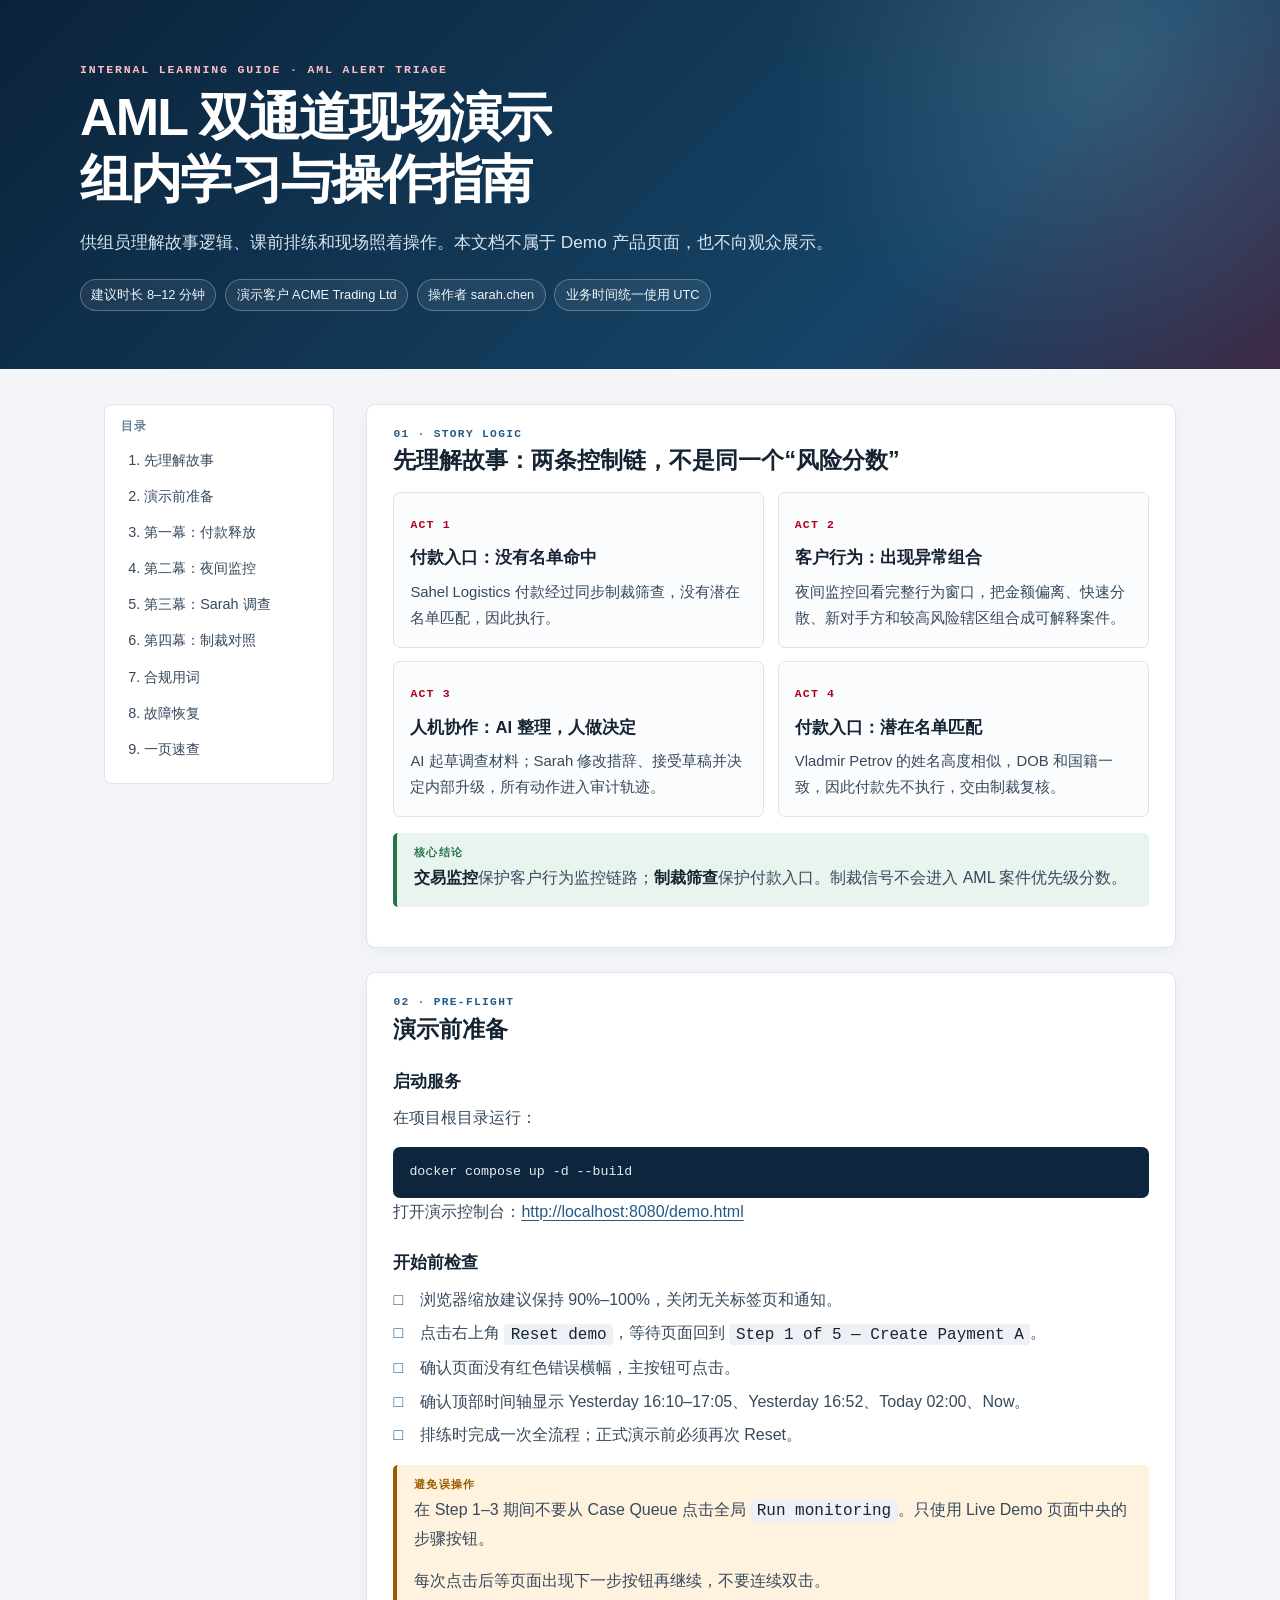
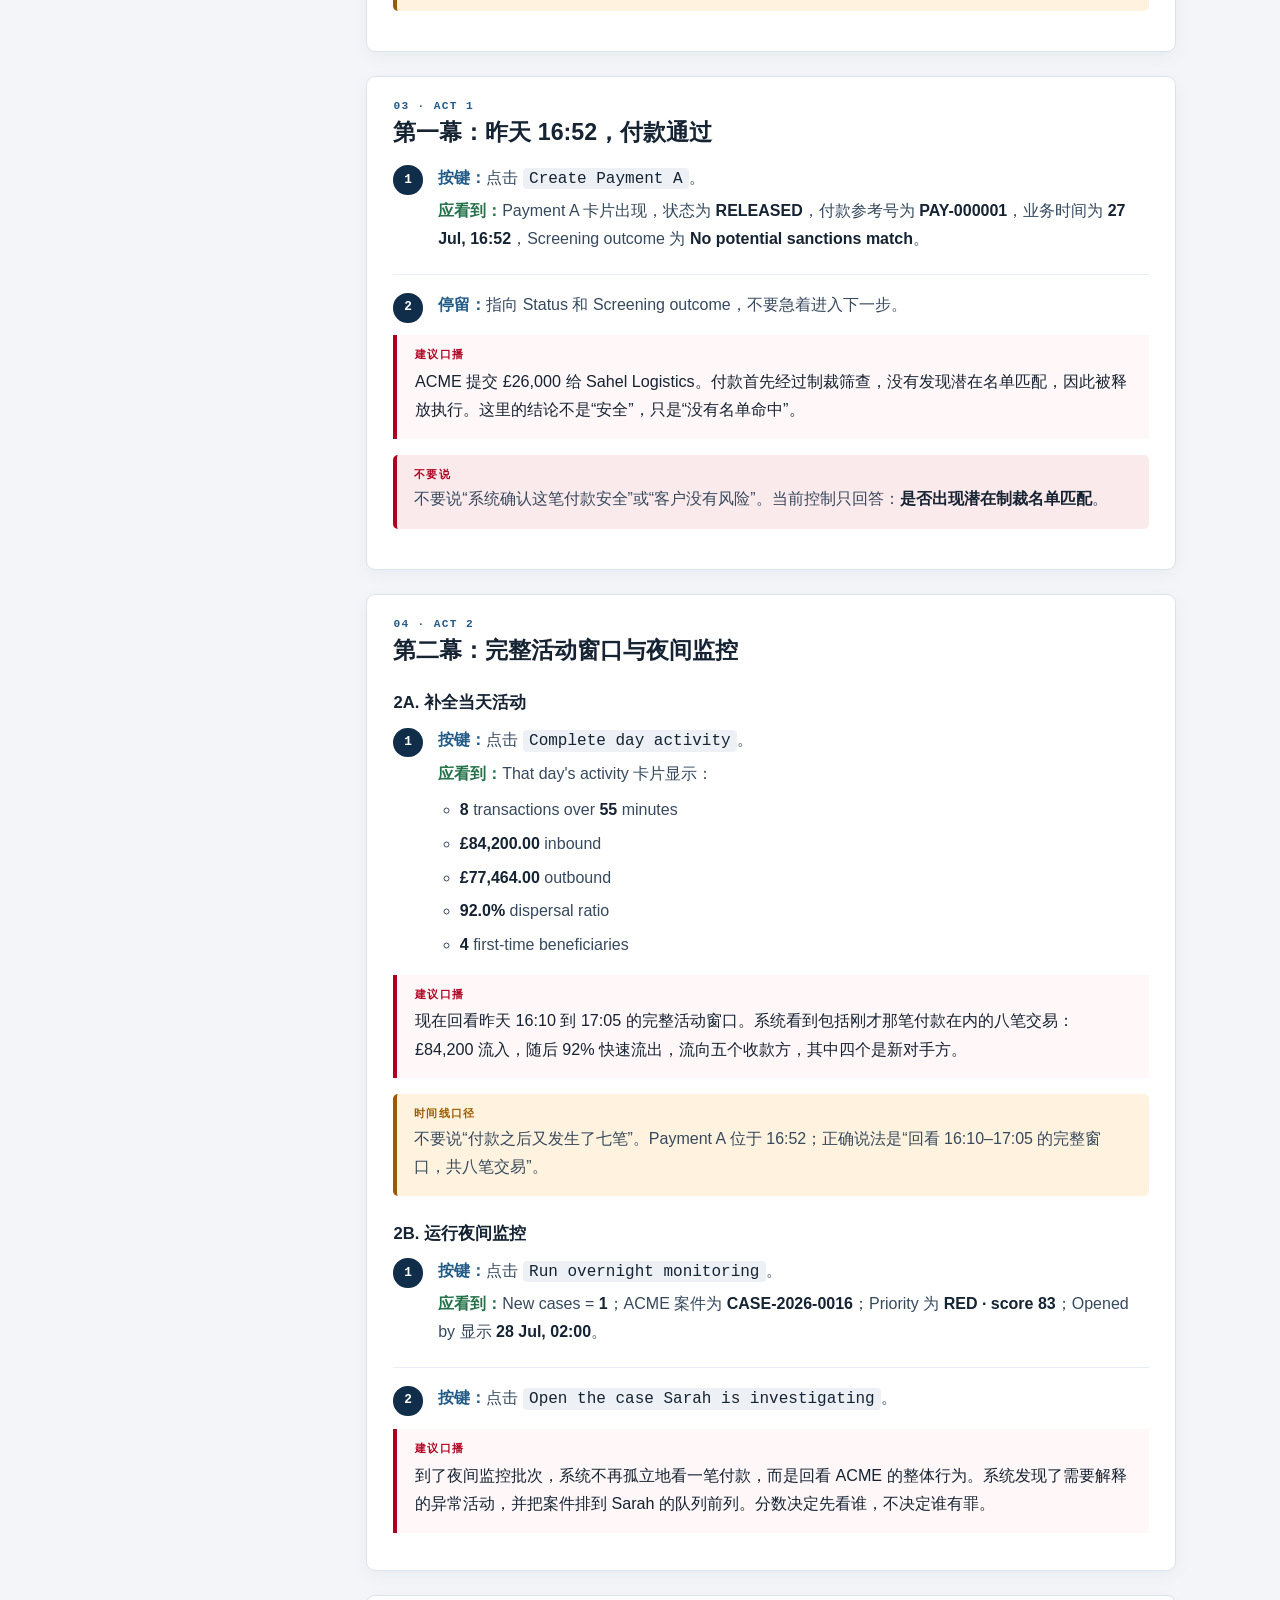
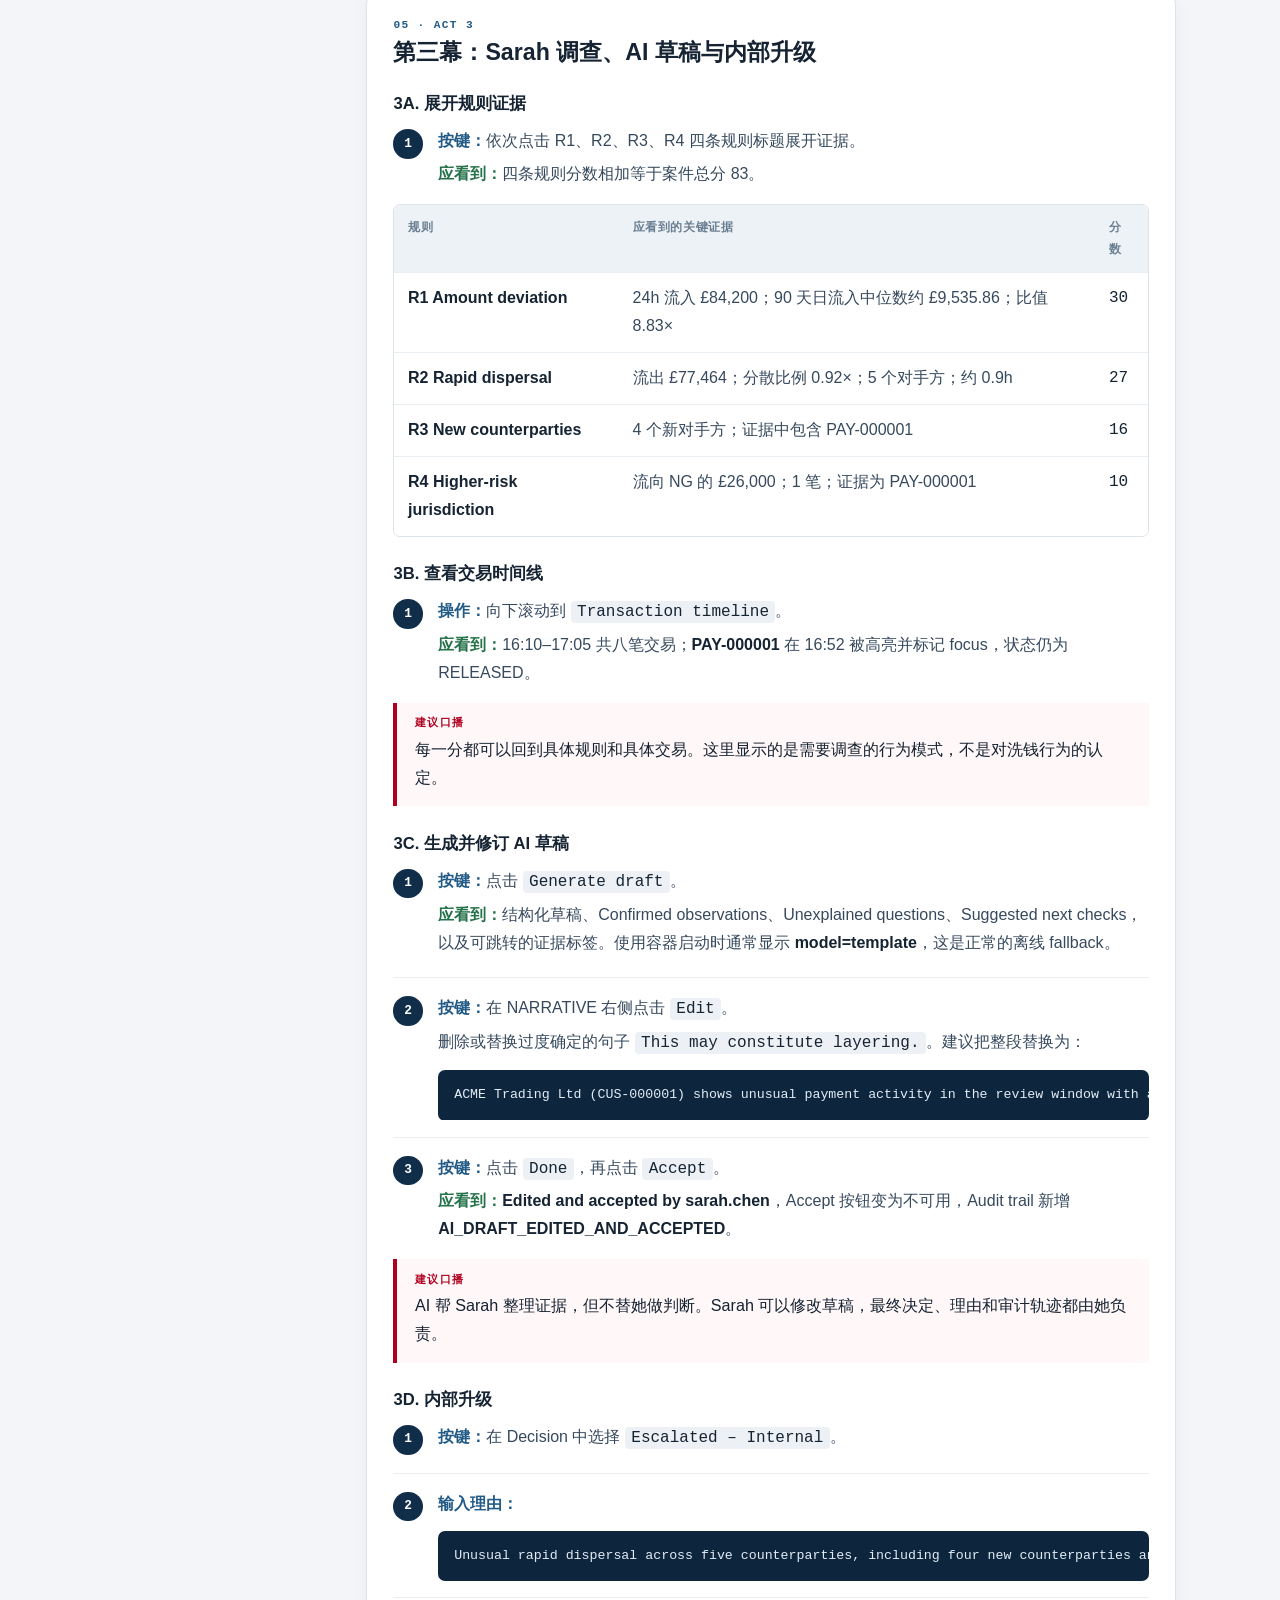
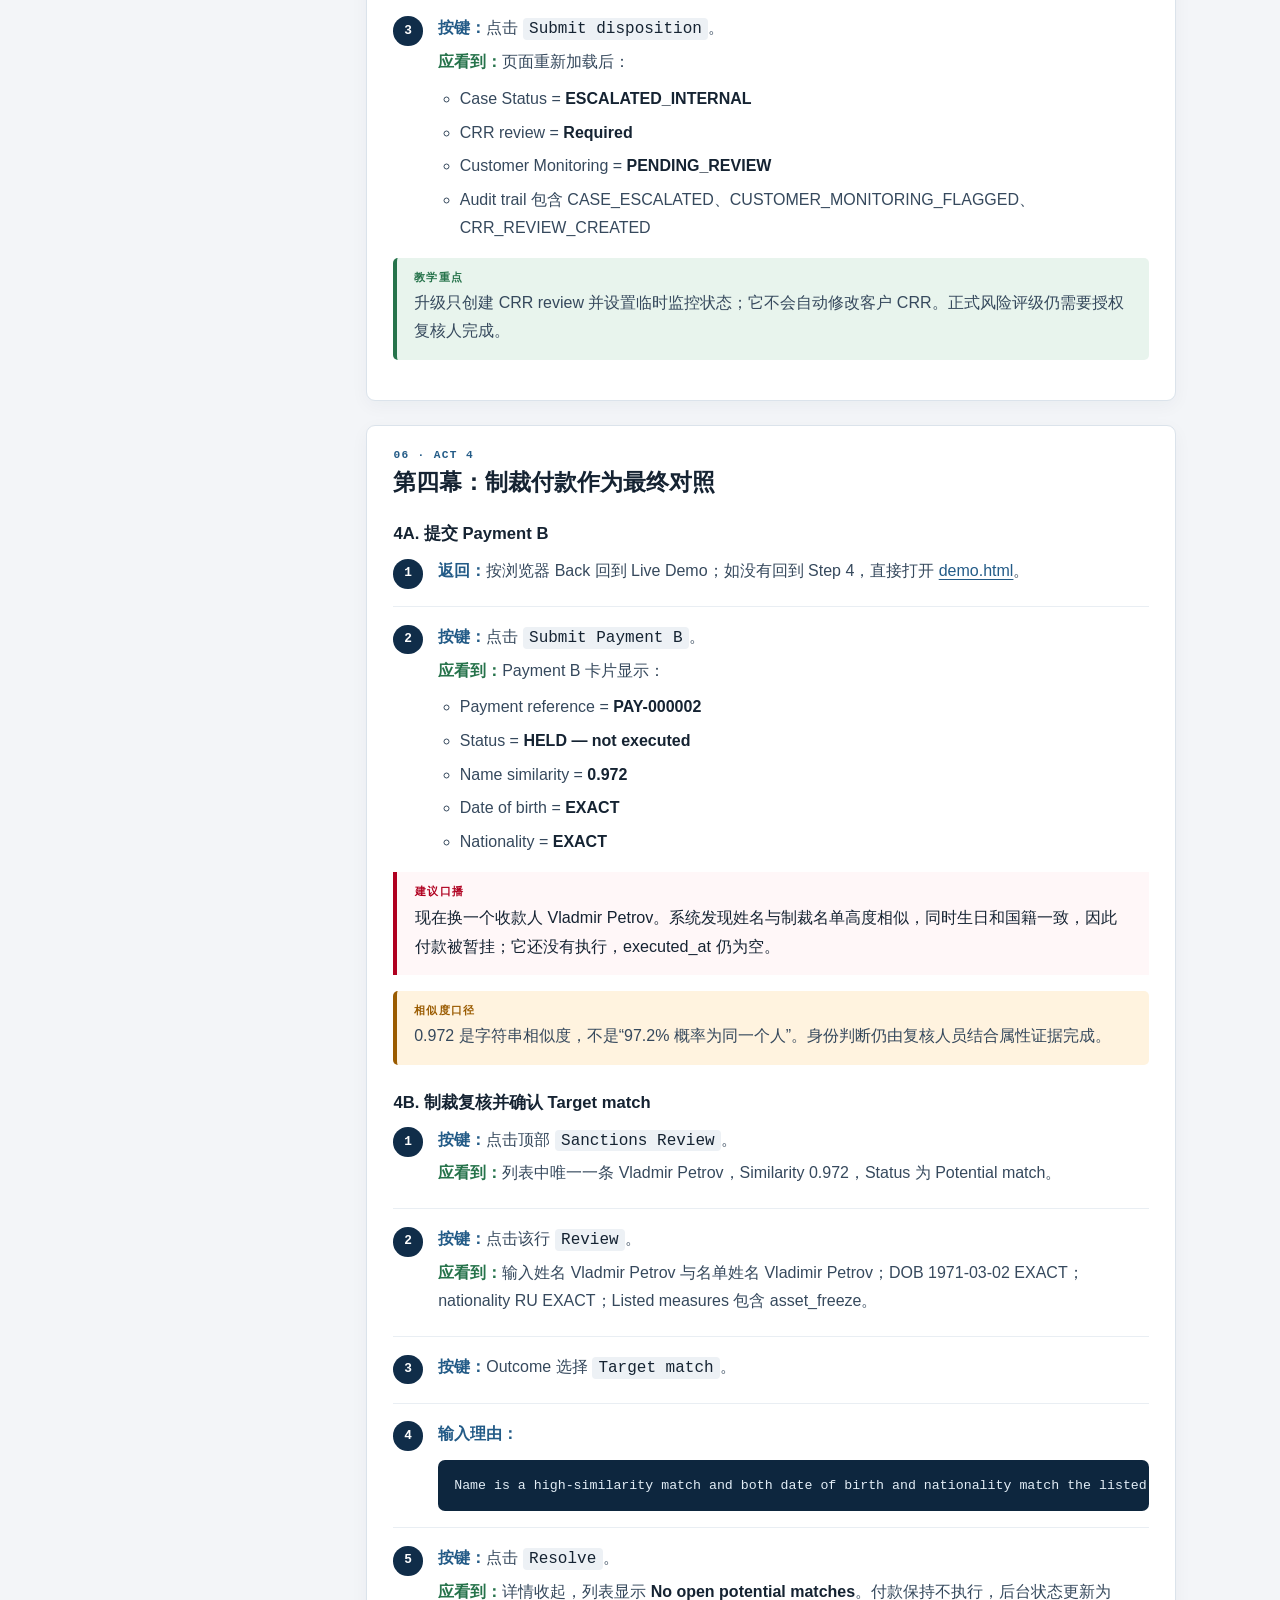
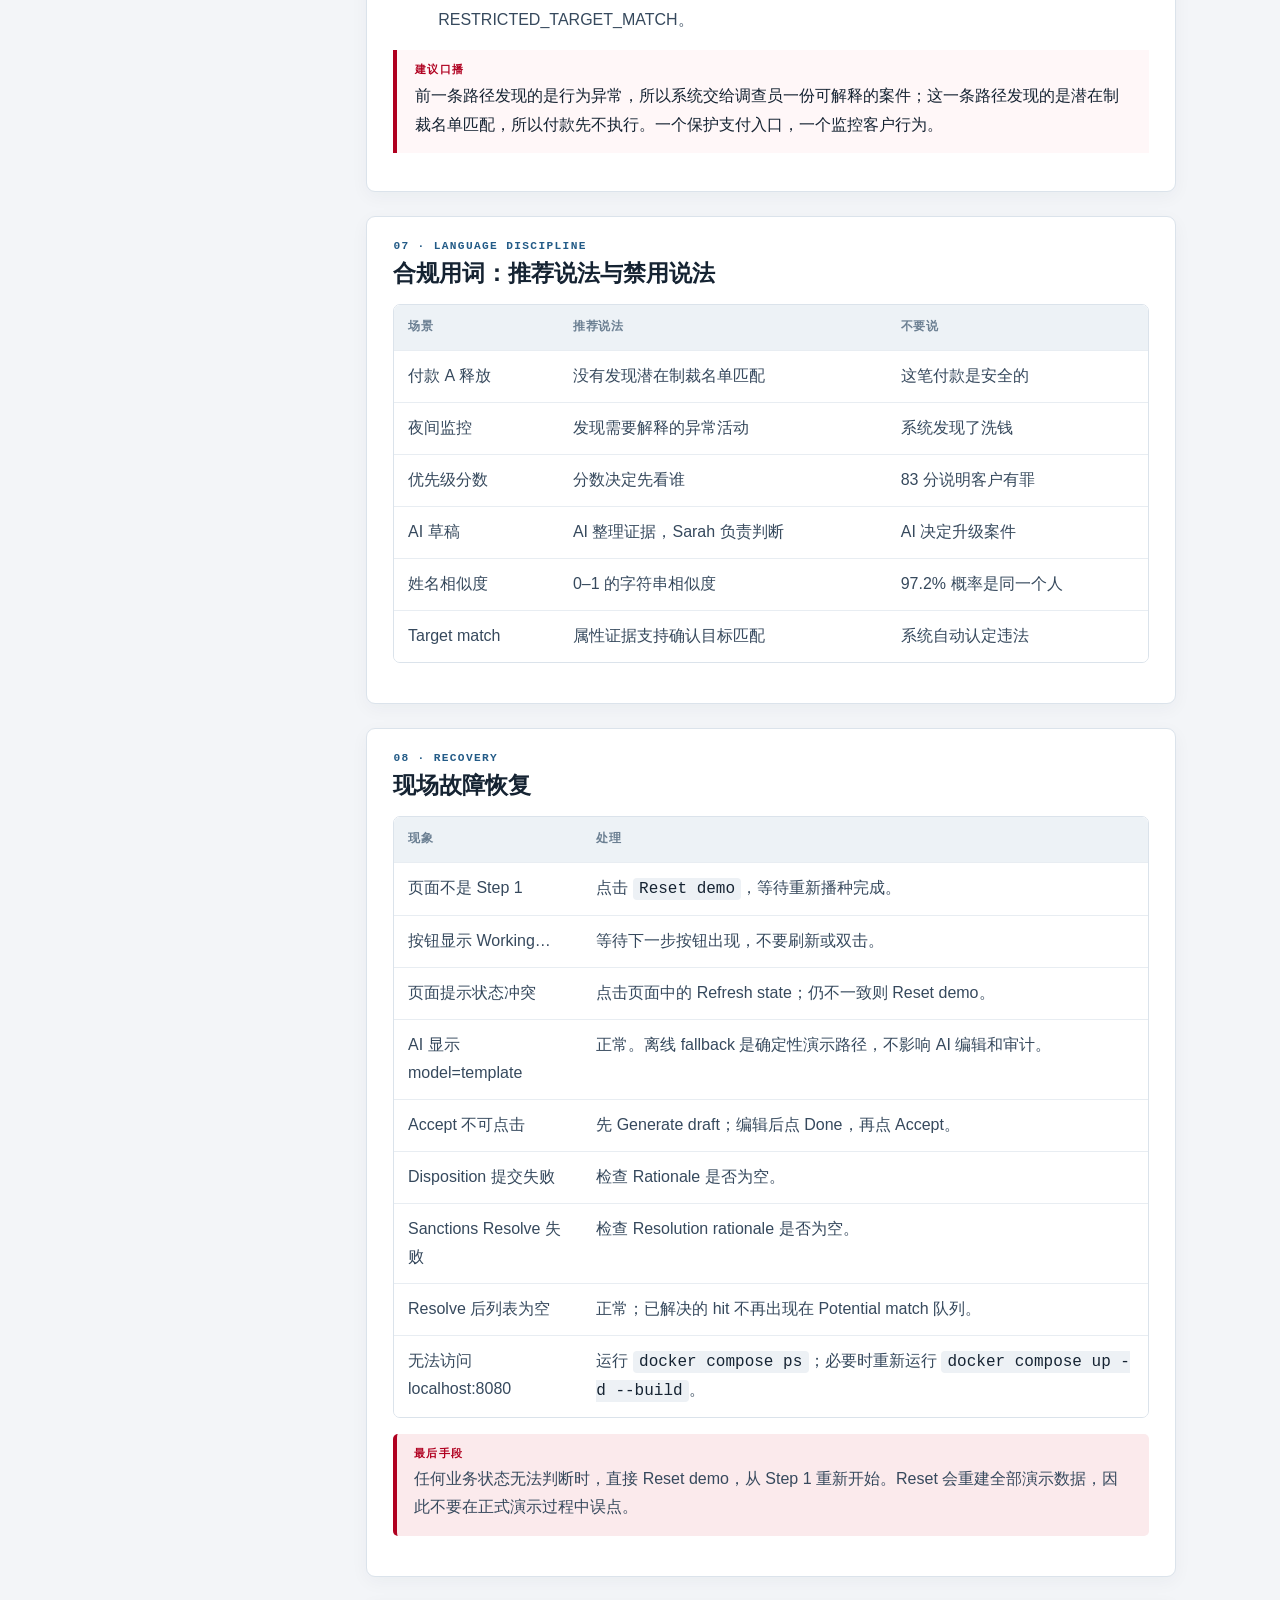
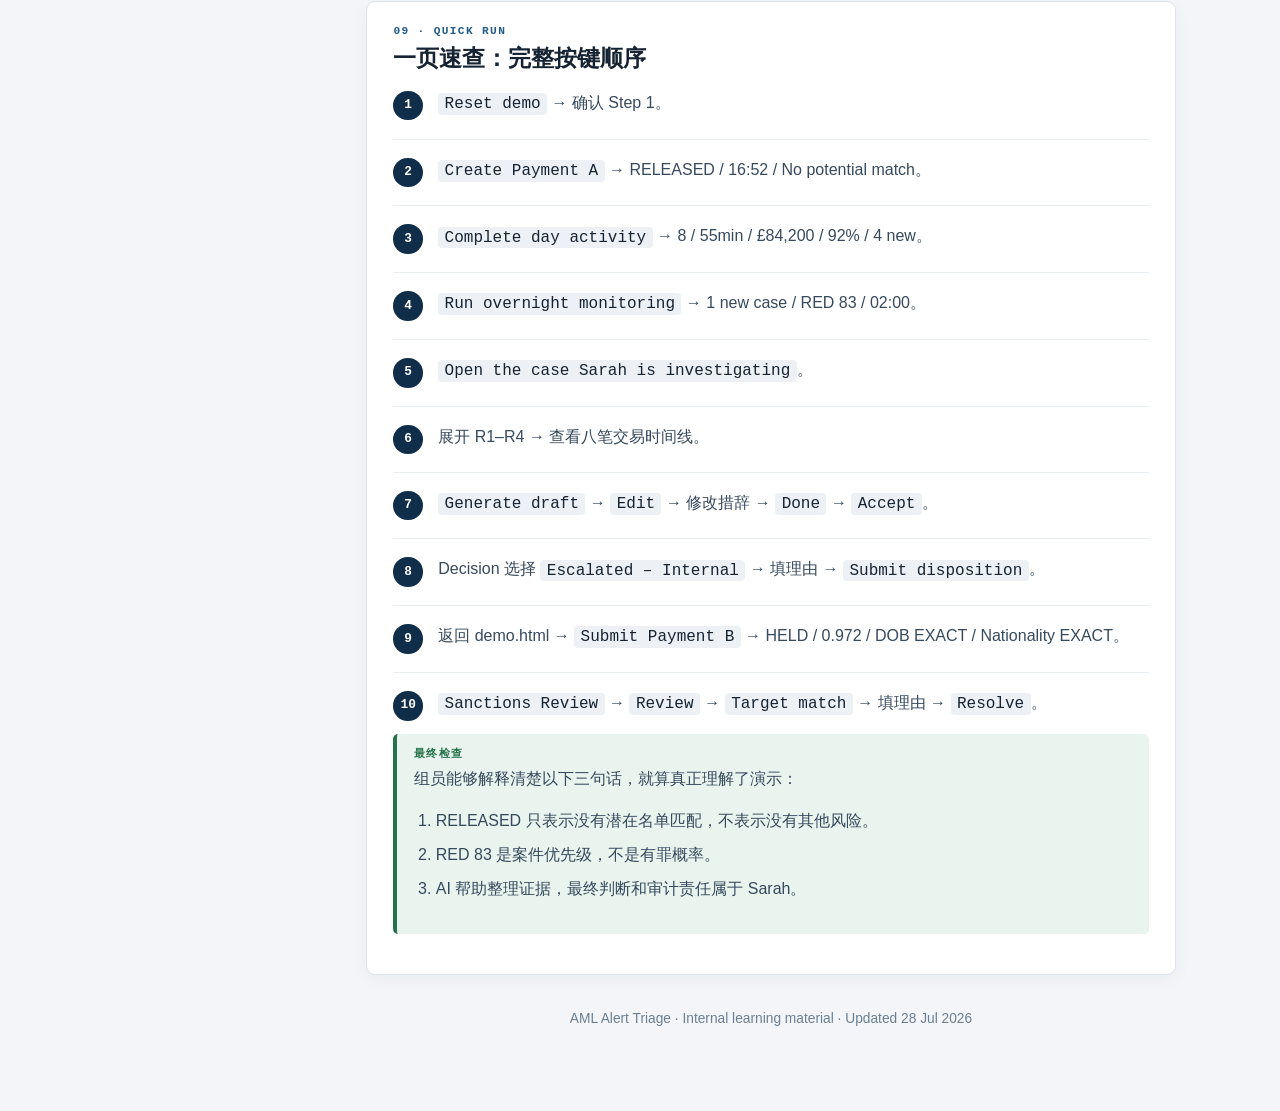
<file: docs/live-demo-team-guide.html>
<!doctype html>
<html lang="zh-CN">
<head>
  <meta charset="utf-8" />
  <meta name="viewport" content="width=device-width, initial-scale=1" />
  <title>AML 双通道现场演示｜组内学习与操作指南</title>
  <style>
    :root {
      --bg: #f3f5f8;
      --paper: #ffffff;
      --ink: #152332;
      --body: #36495d;
      --muted: #6b7f92;
      --line: #dbe3eb;
      --navy: #102d49;
      --blue: #235b87;
      --blue-soft: #eaf2f8;
      --red: #b00020;
      --red-soft: #fbeaec;
      --amber: #9a5b00;
      --amber-soft: #fff3df;
      --green: #26734b;
      --green-soft: #e8f4ed;
      --mono: ui-monospace, "SFMono-Regular", Menlo, Consolas, monospace;
      --sans: -apple-system, BlinkMacSystemFont, "Segoe UI", "PingFang SC",
              "Hiragino Sans GB", "Microsoft YaHei", sans-serif;
    }

    * { box-sizing: border-box; }
    html { scroll-behavior: smooth; }
    body {
      margin: 0;
      background: var(--bg);
      color: var(--body);
      font: 16px/1.75 var(--sans);
      -webkit-font-smoothing: antialiased;
    }
    a { color: var(--blue); text-underline-offset: 3px; }
    strong { color: var(--ink); }
    code, .ui {
      font-family: var(--mono);
      color: var(--ink);
      background: #edf1f5;
      border-radius: 4px;
      padding: 0.12em 0.4em;
    }
    pre {
      margin: 0.8rem 0 0;
      padding: 0.9rem 1rem;
      overflow-x: auto;
      border-radius: 7px;
      background: #0d263e;
      color: #e2edf6;
      font: 0.83rem/1.65 var(--mono);
    }

    .hero {
      color: #fff;
      background:
        radial-gradient(circle at 86% 15%, rgba(255,255,255,.13), transparent 28%),
        linear-gradient(135deg, #0b233a, #164467 72%, #7f0014 145%);
      padding: 4rem 1.5rem 3.6rem;
    }
    .hero-inner, .layout { max-width: 1120px; margin: 0 auto; }
    .eyebrow {
      margin: 0 0 0.65rem;
      color: #ffbdc4;
      font: 700 .72rem/1 var(--mono);
      letter-spacing: .16em;
      text-transform: uppercase;
    }
    h1 {
      margin: 0;
      max-width: 18em;
      color: #fff;
      font-size: clamp(2rem, 5vw, 3.25rem);
      line-height: 1.2;
      letter-spacing: -.035em;
    }
    .lede { max-width: 52em; margin: 1rem 0 0; color: #d8e6f1; font-size: 1.08rem; }
    .chips { display: flex; flex-wrap: wrap; gap: .55rem; margin-top: 1.35rem; }
    .chip {
      border: 1px solid rgba(255,255,255,.27);
      border-radius: 999px;
      background: rgba(255,255,255,.07);
      padding: .25rem .65rem;
      color: #f0f6fa;
      font-size: .8rem;
    }

    .layout {
      display: grid;
      grid-template-columns: 230px minmax(0, 1fr);
      gap: 2rem;
      padding: 2.2rem 1.5rem 6rem;
    }
    .toc {
      position: sticky;
      top: 1.2rem;
      align-self: start;
      border: 1px solid var(--line);
      border-radius: 8px;
      background: var(--paper);
      padding: 1rem;
    }
    .toc h2 {
      margin: 0 0 .65rem;
      color: var(--muted);
      font: 700 .72rem/1 var(--mono);
      letter-spacing: .12em;
      text-transform: uppercase;
    }
    .toc a {
      display: block;
      padding: .34rem .45rem;
      border-radius: 4px;
      color: var(--body);
      text-decoration: none;
      font-size: .9rem;
    }
    .toc a:hover { background: var(--blue-soft); color: var(--navy); }

    main { min-width: 0; }
    section {
      margin-bottom: 1.5rem;
      border: 1px solid var(--line);
      border-radius: 9px;
      background: var(--paper);
      padding: 1.5rem 1.65rem;
      box-shadow: 0 5px 18px rgba(24, 47, 69, .045);
    }
    h2 { margin: 0 0 1rem; color: var(--ink); font-size: 1.45rem; line-height: 1.3; }
    h3 { margin: 1.4rem 0 .55rem; color: var(--ink); font-size: 1.04rem; }
    h3:first-child { margin-top: 0; }
    p { margin: 0 0 .9rem; }
    ul, ol { margin: .55rem 0 1rem; padding-left: 1.35rem; }
    li { margin: .35rem 0; }

    .section-kicker {
      display: block;
      margin-bottom: .35rem;
      color: var(--blue);
      font: 700 .7rem/1 var(--mono);
      letter-spacing: .12em;
      text-transform: uppercase;
    }
    .callout {
      margin: 1rem 0;
      padding: .95rem 1.05rem;
      border-left: 4px solid var(--blue);
      border-radius: 5px;
      background: var(--blue-soft);
    }
    .callout.warn { border-color: var(--amber); background: var(--amber-soft); }
    .callout.good { border-color: var(--green); background: var(--green-soft); }
    .callout.red { border-color: var(--red); background: var(--red-soft); }
    .callout p:last-child { margin-bottom: 0; }
    .tag {
      display: block;
      margin-bottom: .3rem;
      color: var(--blue);
      font: 700 .68rem/1 var(--mono);
      letter-spacing: .12em;
      text-transform: uppercase;
    }
    .warn .tag { color: var(--amber); }
    .good .tag { color: var(--green); }
    .red .tag { color: var(--red); }

    .story-grid {
      display: grid;
      grid-template-columns: repeat(2, minmax(0, 1fr));
      gap: .85rem;
      margin: 1rem 0;
    }
    .story-card {
      border: 1px solid var(--line);
      border-radius: 7px;
      padding: 1rem;
      background: #fbfcfd;
    }
    .story-card .n { color: var(--red); font: 700 .72rem/1 var(--mono); letter-spacing: .1em; }
    .story-card h3 { margin: .4rem 0 .4rem; }
    .story-card p { margin: 0; font-size: .93rem; }

    .steps { counter-reset: step; list-style: none; padding: 0; }
    .steps > li {
      counter-increment: step;
      position: relative;
      margin: 0 0 1rem;
      padding: 0 0 1rem 2.8rem;
      border-bottom: 1px solid #e9eef3;
    }
    .steps > li:last-child { border-bottom: 0; padding-bottom: 0; }
    .steps > li::before {
      content: counter(step);
      position: absolute;
      left: 0;
      top: .12rem;
      display: grid;
      place-items: center;
      width: 1.85rem;
      height: 1.85rem;
      border-radius: 50%;
      background: var(--navy);
      color: #fff;
      font: 700 .8rem/1 var(--mono);
    }
    .steps p { margin: .3rem 0; }
    .do { color: var(--blue); font-weight: 700; }
    .see { color: var(--green); font-weight: 700; }
    .say { color: var(--red); font-weight: 700; }

    .table-wrap { overflow-x: auto; margin: 1rem 0; border: 1px solid var(--line); border-radius: 7px; }
    table { width: 100%; border-collapse: collapse; min-width: 620px; background: var(--paper); }
    th, td { padding: .72rem .85rem; border-bottom: 1px solid #e8edf2; text-align: left; vertical-align: top; }
    th { background: #edf2f6; color: var(--muted); font-size: .78rem; letter-spacing: .05em; text-transform: uppercase; }
    tbody tr:last-child td { border-bottom: 0; }
    td.num { font-family: var(--mono); white-space: nowrap; color: var(--ink); }

    .quote {
      margin: .85rem 0;
      padding: .95rem 1.1rem;
      border-left: 4px solid var(--red);
      background: #fff7f8;
      color: var(--ink);
      font-size: 1.01rem;
    }
    .quote::before { content: "建议口播"; display: block; margin-bottom: .35rem; color: var(--red); font: 700 .68rem/1 var(--mono); letter-spacing: .12em; text-transform: uppercase; }

    .checklist { list-style: none; padding: 0; }
    .checklist li { position: relative; padding-left: 1.65rem; }
    .checklist li::before { content: "□"; position: absolute; left: 0; color: var(--blue); font-weight: 700; }

    .footer-note { margin-top: 2rem; color: var(--muted); font-size: .86rem; text-align: center; }
    .no-break { break-inside: avoid; }

    @media (max-width: 820px) {
      .layout { grid-template-columns: 1fr; }
      .toc { position: static; }
      .story-grid { grid-template-columns: 1fr; }
    }
    @media print {
      body { background: #fff; font-size: 10.5pt; }
      .hero { padding: 1.5rem 0; background: #fff; color: #000; border-bottom: 2px solid #000; }
      .hero h1, .hero .lede, .eyebrow { color: #000; }
      .chips, .toc { display: none; }
      .layout { display: block; max-width: none; padding: 1.2rem 0; }
      section { box-shadow: none; break-inside: avoid; }
      a { color: #000; text-decoration: none; }
    }
  </style>
</head>
<body>
  <header class="hero">
    <div class="hero-inner">
      <p class="eyebrow">Internal learning guide · AML Alert Triage</p>
      <h1>AML 双通道现场演示<br />组内学习与操作指南</h1>
      <p class="lede">
        供组员理解故事逻辑、课前排练和现场照着操作。本文档不属于 Demo 产品页面，也不向观众展示。
      </p>
      <div class="chips">
        <span class="chip">建议时长 8–12 分钟</span>
        <span class="chip">演示客户 ACME Trading Ltd</span>
        <span class="chip">操作者 sarah.chen</span>
        <span class="chip">业务时间统一使用 UTC</span>
      </div>
    </div>
  </header>

  <div class="layout">
    <nav class="toc" aria-label="目录">
      <h2>目录</h2>
      <a href="#purpose">1. 先理解故事</a>
      <a href="#preflight">2. 演示前准备</a>
      <a href="#act1">3. 第一幕：付款释放</a>
      <a href="#act2">4. 第二幕：夜间监控</a>
      <a href="#act3">5. 第三幕：Sarah 调查</a>
      <a href="#act4">6. 第四幕：制裁对照</a>
      <a href="#language">7. 合规用词</a>
      <a href="#recovery">8. 故障恢复</a>
      <a href="#quickrun">9. 一页速查</a>
    </nav>

    <main>
      <section id="purpose">
        <span class="section-kicker">01 · Story logic</span>
        <h2>先理解故事：两条控制链，不是同一个“风险分数”</h2>
        <div class="story-grid">
          <article class="story-card">
            <span class="n">ACT 1</span>
            <h3>付款入口：没有名单命中</h3>
            <p>Sahel Logistics 付款经过同步制裁筛查，没有潜在名单匹配，因此执行。</p>
          </article>
          <article class="story-card">
            <span class="n">ACT 2</span>
            <h3>客户行为：出现异常组合</h3>
            <p>夜间监控回看完整行为窗口，把金额偏离、快速分散、新对手方和较高风险辖区组合成可解释案件。</p>
          </article>
          <article class="story-card">
            <span class="n">ACT 3</span>
            <h3>人机协作：AI 整理，人做决定</h3>
            <p>AI 起草调查材料；Sarah 修改措辞、接受草稿并决定内部升级，所有动作进入审计轨迹。</p>
          </article>
          <article class="story-card">
            <span class="n">ACT 4</span>
            <h3>付款入口：潜在名单匹配</h3>
            <p>Vladmir Petrov 的姓名高度相似，DOB 和国籍一致，因此付款先不执行，交由制裁复核。</p>
          </article>
        </div>
        <div class="callout good">
          <span class="tag">核心结论</span>
          <p><strong>交易监控</strong>保护客户行为监控链路；<strong>制裁筛查</strong>保护付款入口。制裁信号不会进入 AML 案件优先级分数。</p>
        </div>
      </section>

      <section id="preflight">
        <span class="section-kicker">02 · Pre-flight</span>
        <h2>演示前准备</h2>
        <h3>启动服务</h3>
        <p>在项目根目录运行：</p>
        <pre>docker compose up -d --build</pre>
        <p>打开演示控制台：<a href="http://localhost:8080/demo.html">http://localhost:8080/demo.html</a></p>

        <h3>开始前检查</h3>
        <ul class="checklist">
          <li>浏览器缩放建议保持 90%–100%，关闭无关标签页和通知。</li>
          <li>点击右上角 <span class="ui">Reset demo</span>，等待页面回到 <span class="ui">Step 1 of 5 — Create Payment A</span>。</li>
          <li>确认页面没有红色错误横幅，主按钮可点击。</li>
          <li>确认顶部时间轴显示 Yesterday 16:10–17:05、Yesterday 16:52、Today 02:00、Now。</li>
          <li>排练时完成一次全流程；正式演示前必须再次 Reset。</li>
        </ul>
        <div class="callout warn">
          <span class="tag">避免误操作</span>
          <p>在 Step 1–3 期间不要从 Case Queue 点击全局 <span class="ui">Run monitoring</span>。只使用 Live Demo 页面中央的步骤按钮。</p>
          <p>每次点击后等页面出现下一步按钮再继续，不要连续双击。</p>
        </div>
      </section>

      <section id="act1">
        <span class="section-kicker">03 · Act 1</span>
        <h2>第一幕：昨天 16:52，付款通过</h2>
        <ol class="steps">
          <li>
            <p><span class="do">按键：</span>点击 <span class="ui">Create Payment A</span>。</p>
            <p><span class="see">应看到：</span>Payment A 卡片出现，状态为 <strong>RELEASED</strong>，付款参考号为 <strong>PAY-000001</strong>，业务时间为 <strong>27 Jul, 16:52</strong>，Screening outcome 为 <strong>No potential sanctions match</strong>。</p>
          </li>
          <li>
            <p><span class="do">停留：</span>指向 Status 和 Screening outcome，不要急着进入下一步。</p>
          </li>
        </ol>
        <div class="quote">
          ACME 提交 £26,000 给 Sahel Logistics。付款首先经过制裁筛查，没有发现潜在名单匹配，因此被释放执行。这里的结论不是“安全”，只是“没有名单命中”。
        </div>
        <div class="callout red">
          <span class="tag">不要说</span>
          <p>不要说“系统确认这笔付款安全”或“客户没有风险”。当前控制只回答：<strong>是否出现潜在制裁名单匹配</strong>。</p>
        </div>
      </section>

      <section id="act2">
        <span class="section-kicker">04 · Act 2</span>
        <h2>第二幕：完整活动窗口与夜间监控</h2>
        <h3>2A. 补全当天活动</h3>
        <ol class="steps">
          <li>
            <p><span class="do">按键：</span>点击 <span class="ui">Complete day activity</span>。</p>
            <p><span class="see">应看到：</span>That day's activity 卡片显示：</p>
            <ul>
              <li><strong>8</strong> transactions over <strong>55</strong> minutes</li>
              <li><strong>£84,200.00</strong> inbound</li>
              <li><strong>£77,464.00</strong> outbound</li>
              <li><strong>92.0%</strong> dispersal ratio</li>
              <li><strong>4</strong> first-time beneficiaries</li>
            </ul>
          </li>
        </ol>
        <div class="quote">
          现在回看昨天 16:10 到 17:05 的完整活动窗口。系统看到包括刚才那笔付款在内的八笔交易：£84,200 流入，随后 92% 快速流出，流向五个收款方，其中四个是新对手方。
        </div>
        <div class="callout warn">
          <span class="tag">时间线口径</span>
          <p>不要说“付款之后又发生了七笔”。Payment A 位于 16:52；正确说法是“回看 16:10–17:05 的完整窗口，共八笔交易”。</p>
        </div>

        <h3>2B. 运行夜间监控</h3>
        <ol class="steps">
          <li>
            <p><span class="do">按键：</span>点击 <span class="ui">Run overnight monitoring</span>。</p>
            <p><span class="see">应看到：</span>New cases = <strong>1</strong>；ACME 案件为 <strong>CASE-2026-0016</strong>；Priority 为 <strong>RED · score 83</strong>；Opened by 显示 <strong>28 Jul, 02:00</strong>。</p>
          </li>
          <li>
            <p><span class="do">按键：</span>点击 <span class="ui">Open the case Sarah is investigating</span>。</p>
          </li>
        </ol>
        <div class="quote">
          到了夜间监控批次，系统不再孤立地看一笔付款，而是回看 ACME 的整体行为。系统发现了需要解释的异常活动，并把案件排到 Sarah 的队列前列。分数决定先看谁，不决定谁有罪。
        </div>
      </section>

      <section id="act3">
        <span class="section-kicker">05 · Act 3</span>
        <h2>第三幕：Sarah 调查、AI 草稿与内部升级</h2>
        <h3>3A. 展开规则证据</h3>
        <ol class="steps">
          <li>
            <p><span class="do">按键：</span>依次点击 R1、R2、R3、R4 四条规则标题展开证据。</p>
            <p><span class="see">应看到：</span>四条规则分数相加等于案件总分 83。</p>
          </li>
        </ol>
        <div class="table-wrap">
          <table>
            <thead><tr><th>规则</th><th>应看到的关键证据</th><th>分数</th></tr></thead>
            <tbody>
              <tr><td><strong>R1 Amount deviation</strong></td><td>24h 流入 £84,200；90 天日流入中位数约 £9,535.86；比值 8.83×</td><td class="num">30</td></tr>
              <tr><td><strong>R2 Rapid dispersal</strong></td><td>流出 £77,464；分散比例 0.92×；5 个对手方；约 0.9h</td><td class="num">27</td></tr>
              <tr><td><strong>R3 New counterparties</strong></td><td>4 个新对手方；证据中包含 PAY-000001</td><td class="num">16</td></tr>
              <tr><td><strong>R4 Higher-risk jurisdiction</strong></td><td>流向 NG 的 £26,000；1 笔；证据为 PAY-000001</td><td class="num">10</td></tr>
            </tbody>
          </table>
        </div>

        <h3>3B. 查看交易时间线</h3>
        <ol class="steps">
          <li>
            <p><span class="do">操作：</span>向下滚动到 <span class="ui">Transaction timeline</span>。</p>
            <p><span class="see">应看到：</span>16:10–17:05 共八笔交易；<strong>PAY-000001</strong> 在 16:52 被高亮并标记 focus，状态仍为 RELEASED。</p>
          </li>
        </ol>
        <div class="quote">
          每一分都可以回到具体规则和具体交易。这里显示的是需要调查的行为模式，不是对洗钱行为的认定。
        </div>

        <h3>3C. 生成并修订 AI 草稿</h3>
        <ol class="steps">
          <li>
            <p><span class="do">按键：</span>点击 <span class="ui">Generate draft</span>。</p>
            <p><span class="see">应看到：</span>结构化草稿、Confirmed observations、Unexplained questions、Suggested next checks，以及可跳转的证据标签。使用容器启动时通常显示 <strong>model=template</strong>，这是正常的离线 fallback。</p>
          </li>
          <li>
            <p><span class="do">按键：</span>在 NARRATIVE 右侧点击 <span class="ui">Edit</span>。</p>
            <p>删除或替换过度确定的句子 <code>This may constitute layering.</code>。建议把整段替换为：</p>
            <pre>ACME Trading Ltd (CUS-000001) shows unusual payment activity in the review window with a priority score of 83 (RED). Inbound funds were followed by rapid outbound transfers across multiple counterparties. The observed pattern requires further investigation and a documented commercial explanation. Investigators should corroborate commercial purpose before any escalation decision.</pre>
          </li>
          <li>
            <p><span class="do">按键：</span>点击 <span class="ui">Done</span>，再点击 <span class="ui">Accept</span>。</p>
            <p><span class="see">应看到：</span><strong>Edited and accepted by sarah.chen</strong>，Accept 按钮变为不可用，Audit trail 新增 <strong>AI_DRAFT_EDITED_AND_ACCEPTED</strong>。</p>
          </li>
        </ol>
        <div class="quote">
          AI 帮 Sarah 整理证据，但不替她做判断。Sarah 可以修改草稿，最终决定、理由和审计轨迹都由她负责。
        </div>

        <h3>3D. 内部升级</h3>
        <ol class="steps">
          <li>
            <p><span class="do">按键：</span>在 Decision 中选择 <span class="ui">Escalated – Internal</span>。</p>
          </li>
          <li>
            <p><span class="do">输入理由：</span></p>
            <pre>Unusual rapid dispersal across five counterparties, including four new counterparties and one higher-risk-jurisdiction payment, requires internal escalation and CRR review.</pre>
          </li>
          <li>
            <p><span class="do">按键：</span>点击 <span class="ui">Submit disposition</span>。</p>
            <p><span class="see">应看到：</span>页面重新加载后：</p>
            <ul>
              <li>Case Status = <strong>ESCALATED_INTERNAL</strong></li>
              <li>CRR review = <strong>Required</strong></li>
              <li>Customer Monitoring = <strong>PENDING_REVIEW</strong></li>
              <li>Audit trail 包含 CASE_ESCALATED、CUSTOMER_MONITORING_FLAGGED、CRR_REVIEW_CREATED</li>
            </ul>
          </li>
        </ol>
        <div class="callout good">
          <span class="tag">教学重点</span>
          <p>升级只创建 CRR review 并设置临时监控状态；它不会自动修改客户 CRR。正式风险评级仍需要授权复核人完成。</p>
        </div>
      </section>

      <section id="act4">
        <span class="section-kicker">06 · Act 4</span>
        <h2>第四幕：制裁付款作为最终对照</h2>
        <h3>4A. 提交 Payment B</h3>
        <ol class="steps">
          <li>
            <p><span class="do">返回：</span>按浏览器 Back 回到 Live Demo；如没有回到 Step 4，直接打开 <a href="http://localhost:8080/demo.html">demo.html</a>。</p>
          </li>
          <li>
            <p><span class="do">按键：</span>点击 <span class="ui">Submit Payment B</span>。</p>
            <p><span class="see">应看到：</span>Payment B 卡片显示：</p>
            <ul>
              <li>Payment reference = <strong>PAY-000002</strong></li>
              <li>Status = <strong>HELD — not executed</strong></li>
              <li>Name similarity = <strong>0.972</strong></li>
              <li>Date of birth = <strong>EXACT</strong></li>
              <li>Nationality = <strong>EXACT</strong></li>
            </ul>
          </li>
        </ol>
        <div class="quote">
          现在换一个收款人 Vladmir Petrov。系统发现姓名与制裁名单高度相似，同时生日和国籍一致，因此付款被暂挂；它还没有执行，executed_at 仍为空。
        </div>
        <div class="callout warn">
          <span class="tag">相似度口径</span>
          <p>0.972 是字符串相似度，不是“97.2% 概率为同一个人”。身份判断仍由复核人员结合属性证据完成。</p>
        </div>

        <h3>4B. 制裁复核并确认 Target match</h3>
        <ol class="steps">
          <li>
            <p><span class="do">按键：</span>点击顶部 <span class="ui">Sanctions Review</span>。</p>
            <p><span class="see">应看到：</span>列表中唯一一条 Vladmir Petrov，Similarity 0.972，Status 为 Potential match。</p>
          </li>
          <li>
            <p><span class="do">按键：</span>点击该行 <span class="ui">Review</span>。</p>
            <p><span class="see">应看到：</span>输入姓名 Vladmir Petrov 与名单姓名 Vladimir Petrov；DOB 1971-03-02 EXACT；nationality RU EXACT；Listed measures 包含 asset_freeze。</p>
          </li>
          <li>
            <p><span class="do">按键：</span>Outcome 选择 <span class="ui">Target match</span>。</p>
          </li>
          <li>
            <p><span class="do">输入理由：</span></p>
            <pre>Name is a high-similarity match and both date of birth and nationality match the listed individual exactly.</pre>
          </li>
          <li>
            <p><span class="do">按键：</span>点击 <span class="ui">Resolve</span>。</p>
            <p><span class="see">应看到：</span>详情收起，列表显示 <strong>No open potential matches</strong>。付款保持不执行，后台状态更新为 RESTRICTED_TARGET_MATCH。</p>
          </li>
        </ol>
        <div class="quote">
          前一条路径发现的是行为异常，所以系统交给调查员一份可解释的案件；这一条路径发现的是潜在制裁名单匹配，所以付款先不执行。一个保护支付入口，一个监控客户行为。
        </div>
      </section>

      <section id="language">
        <span class="section-kicker">07 · Language discipline</span>
        <h2>合规用词：推荐说法与禁用说法</h2>
        <div class="table-wrap">
          <table>
            <thead><tr><th>场景</th><th>推荐说法</th><th>不要说</th></tr></thead>
            <tbody>
              <tr><td>付款 A 释放</td><td>没有发现潜在制裁名单匹配</td><td>这笔付款是安全的</td></tr>
              <tr><td>夜间监控</td><td>发现需要解释的异常活动</td><td>系统发现了洗钱</td></tr>
              <tr><td>优先级分数</td><td>分数决定先看谁</td><td>83 分说明客户有罪</td></tr>
              <tr><td>AI 草稿</td><td>AI 整理证据，Sarah 负责判断</td><td>AI 决定升级案件</td></tr>
              <tr><td>姓名相似度</td><td>0–1 的字符串相似度</td><td>97.2% 概率是同一个人</td></tr>
              <tr><td>Target match</td><td>属性证据支持确认目标匹配</td><td>系统自动认定违法</td></tr>
            </tbody>
          </table>
        </div>
      </section>

      <section id="recovery">
        <span class="section-kicker">08 · Recovery</span>
        <h2>现场故障恢复</h2>
        <div class="table-wrap">
          <table>
            <thead><tr><th>现象</th><th>处理</th></tr></thead>
            <tbody>
              <tr><td>页面不是 Step 1</td><td>点击 <span class="ui">Reset demo</span>，等待重新播种完成。</td></tr>
              <tr><td>按钮显示 Working…</td><td>等待下一步按钮出现，不要刷新或双击。</td></tr>
              <tr><td>页面提示状态冲突</td><td>点击页面中的 Refresh state；仍不一致则 Reset demo。</td></tr>
              <tr><td>AI 显示 model=template</td><td>正常。离线 fallback 是确定性演示路径，不影响 AI 编辑和审计。</td></tr>
              <tr><td>Accept 不可点击</td><td>先 Generate draft；编辑后点 Done，再点 Accept。</td></tr>
              <tr><td>Disposition 提交失败</td><td>检查 Rationale 是否为空。</td></tr>
              <tr><td>Sanctions Resolve 失败</td><td>检查 Resolution rationale 是否为空。</td></tr>
              <tr><td>Resolve 后列表为空</td><td>正常；已解决的 hit 不再出现在 Potential match 队列。</td></tr>
              <tr><td>无法访问 localhost:8080</td><td>运行 <code>docker compose ps</code>；必要时重新运行 <code>docker compose up -d --build</code>。</td></tr>
            </tbody>
          </table>
        </div>
        <div class="callout red">
          <span class="tag">最后手段</span>
          <p>任何业务状态无法判断时，直接 Reset demo，从 Step 1 重新开始。Reset 会重建全部演示数据，因此不要在正式演示过程中误点。</p>
        </div>
      </section>

      <section id="quickrun">
        <span class="section-kicker">09 · Quick run</span>
        <h2>一页速查：完整按键顺序</h2>
        <ol class="steps">
          <li><p><span class="ui">Reset demo</span> → 确认 Step 1。</p></li>
          <li><p><span class="ui">Create Payment A</span> → RELEASED / 16:52 / No potential match。</p></li>
          <li><p><span class="ui">Complete day activity</span> → 8 / 55min / £84,200 / 92% / 4 new。</p></li>
          <li><p><span class="ui">Run overnight monitoring</span> → 1 new case / RED 83 / 02:00。</p></li>
          <li><p><span class="ui">Open the case Sarah is investigating</span>。</p></li>
          <li><p>展开 R1–R4 → 查看八笔交易时间线。</p></li>
          <li><p><span class="ui">Generate draft</span> → <span class="ui">Edit</span> → 修改措辞 → <span class="ui">Done</span> → <span class="ui">Accept</span>。</p></li>
          <li><p>Decision 选择 <span class="ui">Escalated – Internal</span> → 填理由 → <span class="ui">Submit disposition</span>。</p></li>
          <li><p>返回 demo.html → <span class="ui">Submit Payment B</span> → HELD / 0.972 / DOB EXACT / Nationality EXACT。</p></li>
          <li><p><span class="ui">Sanctions Review</span> → <span class="ui">Review</span> → <span class="ui">Target match</span> → 填理由 → <span class="ui">Resolve</span>。</p></li>
        </ol>
        <div class="callout good no-break">
          <span class="tag">最终检查</span>
          <p>组员能够解释清楚以下三句话，就算真正理解了演示：</p>
          <ol>
            <li>RELEASED 只表示没有潜在名单匹配，不表示没有其他风险。</li>
            <li>RED 83 是案件优先级，不是有罪概率。</li>
            <li>AI 帮助整理证据，最终判断和审计责任属于 Sarah。</li>
          </ol>
        </div>
      </section>

      <p class="footer-note">AML Alert Triage · Internal learning material · Updated 28 Jul 2026</p>
    </main>
  </div>
</body>
</html>
</file>
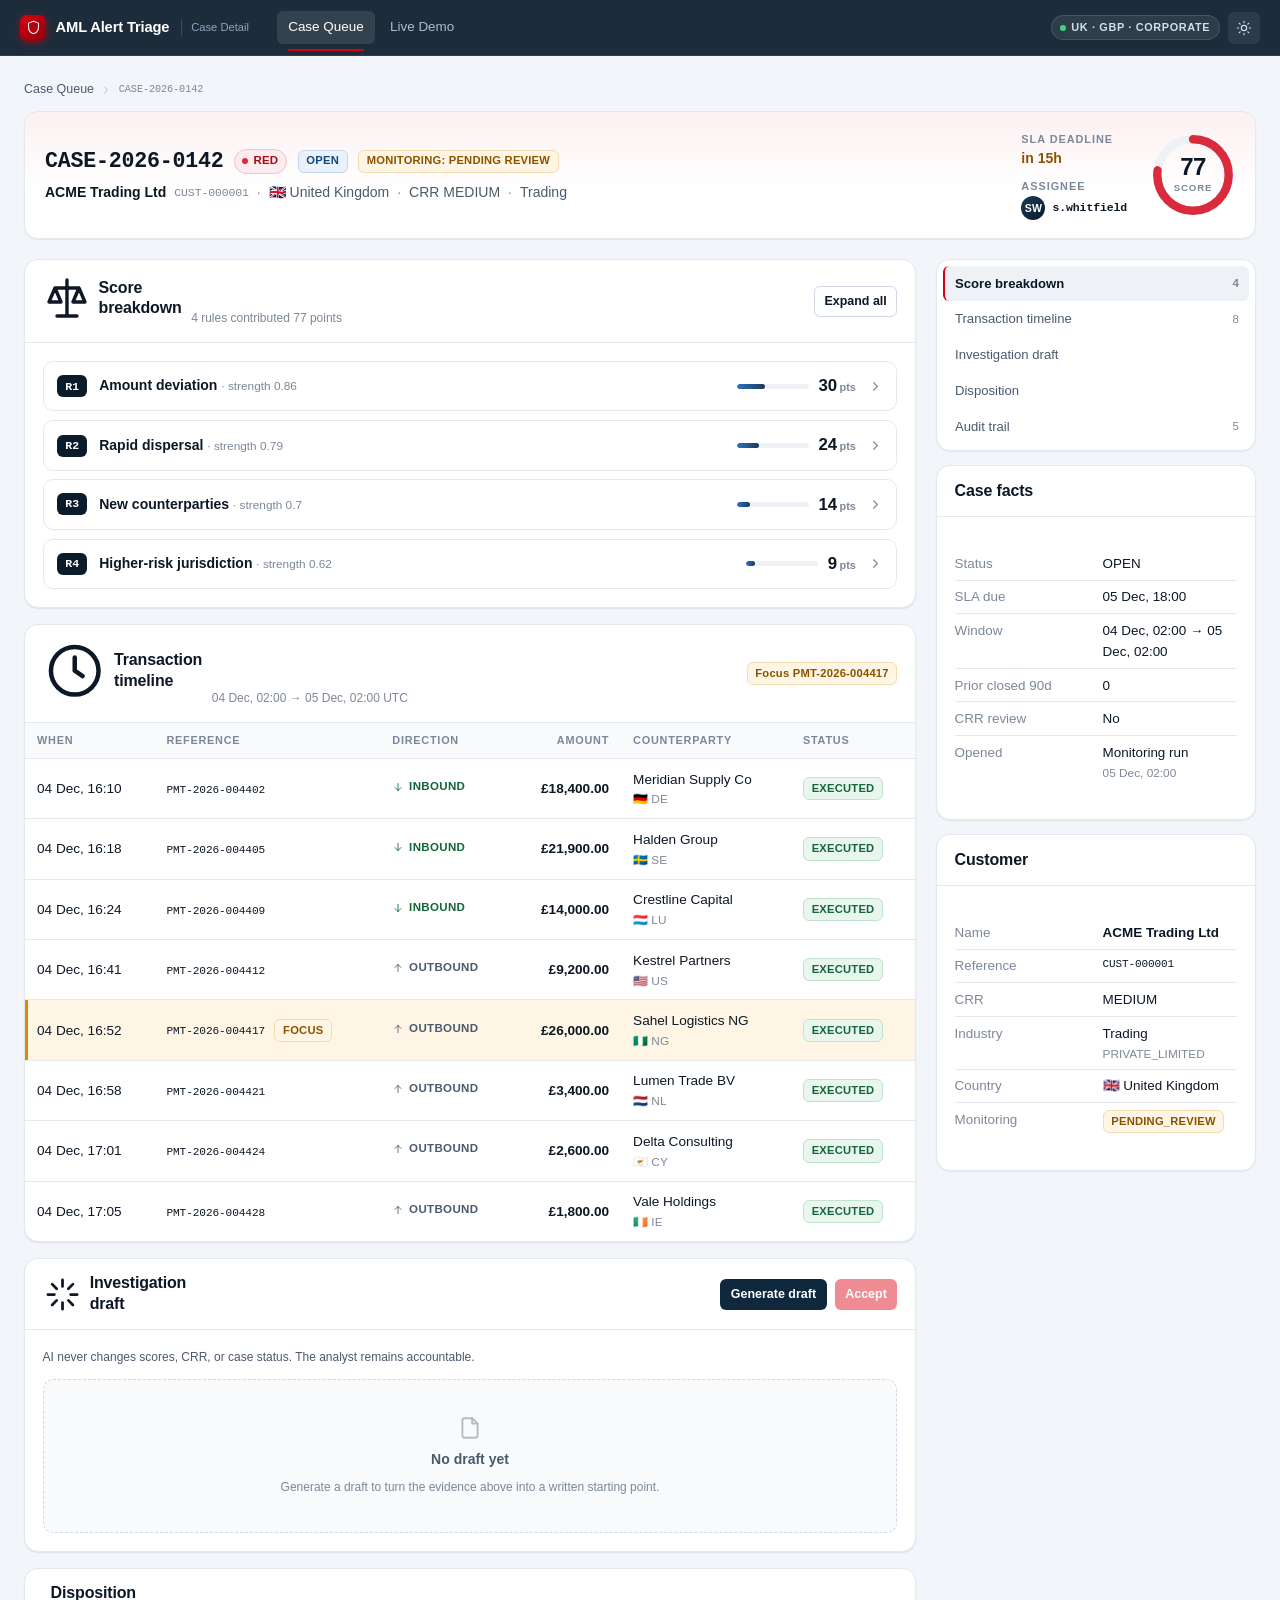
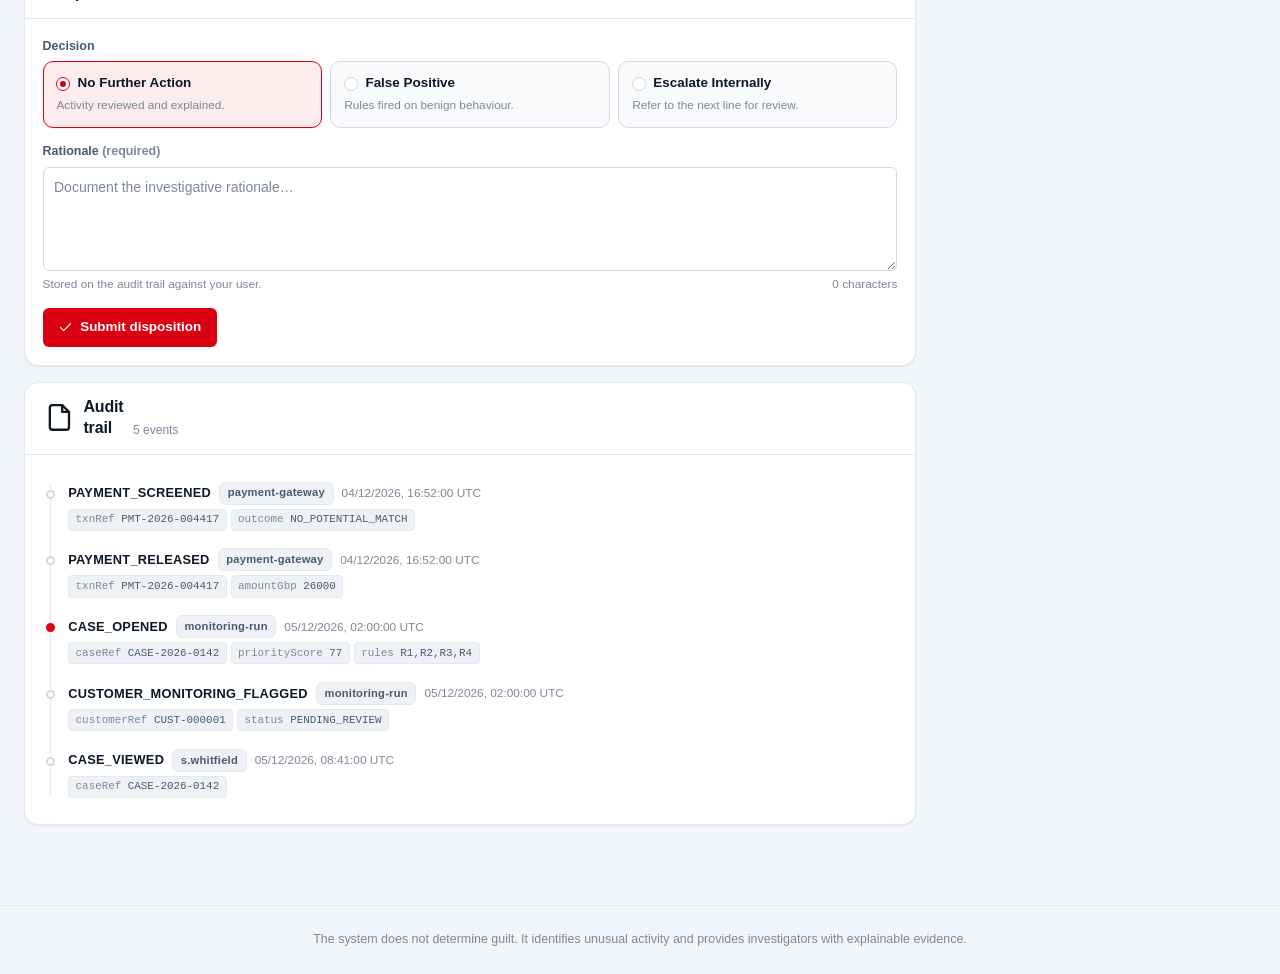
<file: docs/ui-mockup/case.html>
<!DOCTYPE html>
<html lang="en">
<head>
  <meta charset="UTF-8" />
  <meta name="viewport" content="width=device-width, initial-scale=1" />
  <title>Case Detail — AML Alert Triage</title>
  <link rel="stylesheet" href="assets/theme.css" />
</head>
<body>
  <div id="shell"></div>
  <main class="canvas" id="app"></main>
  <div id="footer"></div>

  <script src="assets/ui.js"></script>
  <script src="assets/mock-data.js"></script>
  <script>
    mountShell({ active: 'queue', sub: 'Case Detail' },
      'The system does not determine guilt. It identifies unusual activity and provides investigators with explainable evidence.');

    let d = null;
    let currentDraft = null;
    let draftJson = null;
    let editingNarrative = false;
    let evidenceIndex = {};

    const bandColor = b => `var(--${String(b).toLowerCase()}-dot)`;

    /* =====================================================================
       Evidence rows — one branch per rule, same as the current case.html
       ===================================================================== */
    function evidenceRows(a) {
      const ev = a.evidenceSnapshot || {};
      const rows = [];

      if (a.ruleCode === 'R1') {
        rows.push(['Inbound in this 24h window', fmtMoney(ev.windowInboundGbp)]);
        rows.push(['90-day median daily inbound',
          fmtMoney(ev.baselineMedianGbp) +
          (ev.baselineInboundTxnCount != null
            ? `  (${ev.baselineInboundTxnCount} inbound transactions / ${ev.baselineActiveDays} active days)` : '')]);
        rows.push(['Ratio', ev.ratio != null ? `${Number(ev.ratio).toFixed(2)}×` : '—']);
      } else if (a.ruleCode === 'R2') {
        rows.push(['Window inbound', fmtMoney(ev.inboundGbp)]);
        rows.push(['Outbound within 24h', fmtMoney(ev.outboundGbp)]);
        rows.push(['Dispersal ratio', ev.dispersalRatio != null ? `${Number(ev.dispersalRatio).toFixed(2)}×` : '—']);
        rows.push(['Counterparties', ev.counterpartyCount != null ? String(ev.counterpartyCount) : '—']);
        rows.push(['Time to disperse', ev.hoursToDisperse != null ? `${Number(ev.hoursToDisperse).toFixed(1)} h` : '—']);
      } else if (a.ruleCode === 'R3') {
        rows.push(['New counterparties', ev.newCount != null ? String(ev.newCount) : '—']);
        if (Array.isArray(ev.newCounterparties) && ev.newCounterparties.length) {
          rows.push(['Counterparty references', ev.newCounterparties.join(', ')]);
        }
      } else if (a.ruleCode === 'R4') {
        rows.push(['Outbound to higher-risk jurisdictions', fmtMoney(ev.valueToHighRisk)]);
        rows.push(['Total window outbound', fmtMoney(ev.totalOutbound)]);
        rows.push(['Higher-risk transfers', ev.highRiskTransferCount != null ? String(ev.highRiskTransferCount) : '—']);
        if (Array.isArray(ev.highRiskCountries) && ev.highRiskCountries.length) {
          rows.push(['Countries involved',
            ev.highRiskCountries.map(c => `${flag(c)} ${c}`).join(', ')]);
        }
      } else {
        Object.keys(ev).forEach(k => {
          if (k === 'transactionIds') return;
          const v = ev[k];
          if (v != null && typeof v === 'object') return;
          rows.push([k, String(v)]);
        });
      }

      const weight = (a.ruleParamsSnapshot || {}).weight ?? '—';
      const body = rows.map(([k, v]) =>
        `<div class="evidence-row"><dt>${esc(k)}</dt><dd>${esc(v)}</dd></div>`).join('');

      // The score line is the whole point of the panel — give it its own treatment.
      const math = `<span class="score-math">
          <span>strength <b class="num">${a.strength}</b></span>
          <span class="op">×</span>
          <span>weight <b class="num">${weight}</b></span>
          <span class="op">=</span>
          <span><b class="num">${a.points}</b> points</span>
        </span>`;

      return `<dl style="margin:0">${body}
        <div class="evidence-row total"><dt>Score</dt><dd>${math}</dd></div></dl>`;
    }

    /* =====================================================================
       Score breakdown
       ===================================================================== */
    function renderAlerts(alerts, total) {
      if (!alerts.length) return '<p class="muted">No alerts</p>';
      return `<div class="alert-list">${alerts.map((a, i) => `
        <div class="alert-item rise" style="animation-delay:${i * 60}ms"
             data-alert-id="${a.id}" data-alert-ref="${esc(a.ruleCode)}-ALERT-${a.id}">
          <button class="alert-head" type="button" aria-expanded="false">
            <span class="rule-tag">${esc(a.ruleCode)}</span>
            <span class="alert-name">
              <span class="n">${esc(a.ruleName)}</span>
              <span class="s"> · strength ${a.strength}</span>
            </span>
            <span class="alert-points">
              <span class="contrib" title="Share of the case score">
                <span data-w="${Math.round(a.points / total * 100)}%"></span>
              </span>
              <span class="pts num">${a.points}<small>pts</small></span>
            </span>
            <span class="alert-caret">${ico('chevron')}</span>
          </button>
          <div class="alert-body"><div class="inner"><div class="pad">${evidenceRows(a)}</div></div></div>
        </div>`).join('')}</div>`;
    }

    /* =====================================================================
       AI draft
       ===================================================================== */
    function parseDraftPayload(text) {
      if (!text || !String(text).trim()) return null;
      try {
        const obj = JSON.parse(text);
        if (!obj || typeof obj !== 'object' || Array.isArray(obj)) return null;
        if (!('narrative' in obj) && !('confirmedObservations' in obj)
            && !('unexplainedQuestions' in obj) && !('suggestedNextChecks' in obj)) return null;
        return obj;
      } catch { return null; }
    }

    const sourceText = draft => draft ? (draft.analystFinalText || draft.rawOutput || '') : '';

    function buildEvidenceIndex() {
      evidenceIndex = {};
      document.querySelectorAll('[data-txn-ref]').forEach(el => {
        evidenceIndex[el.getAttribute('data-txn-ref')] = el;
      });
      document.querySelectorAll('[data-alert-id]').forEach(el => {
        const aid = el.getAttribute('data-alert-id');
        const aref = el.getAttribute('data-alert-ref');
        if (aid) evidenceIndex[aid] = el;
        if (aref) evidenceIndex[aref] = el;
      });
    }

    function renderChip(evidenceId) {
      const hit = evidenceIndex[evidenceId];
      return hit
        ? `<button type="button" class="chip" data-jump="${esc(evidenceId)}">${ico('link')}${esc(evidenceId)}</button>`
        : `<span class="chip unverified" title="Not found in this case">${esc(evidenceId)} · unverified</span>`;
    }

    function renderStructuredDraft(obj, draft) {
      const parts = [];
      const accepted = draft && draft.status === 'ACCEPTED' && draft.editedBy;
      parts.push(`<p class="draft-accepted" id="draftAccepted"${accepted ? '' : ' hidden'}>
        ${ico('checkC')}<span>${accepted
          ? `Edited and accepted by ${esc(draft.editedBy)}${draft.editedAt ? ` · ${esc(fmtTs(draft.editedAt))}` : ''}`
          : ''}</span></p>`);

      if (obj.narrative) {
        parts.push(`
          <div class="draft-block">
            <div class="draft-block-head">
              <span class="label-cap">Narrative</span>
              <button type="button" class="btn ghost sm" id="editNarrative">Edit</button>
            </div>
            <p class="draft-narrative-text" id="narrativeView">${esc(obj.narrative)}</p>
            <textarea class="draft-narrative-edit" id="narrativeEdit" hidden></textarea>
          </div>`);
      }

      const obs = Array.isArray(obj.confirmedObservations) ? obj.confirmedObservations : [];
      if (obs.length) {
        parts.push(`
          <div class="draft-block">
            <div class="draft-block-head"><span class="label-cap">Confirmed observations</span>
              <span class="tiny muted-2">Click a reference to jump to it</span></div>
            <ul class="draft-list">${obs.map(o => `
              <li>
                <span class="draft-bullet">${ico('check')}</span>
                <div>
                  <div>${esc(o.statement || '')}</div>
                  ${(Array.isArray(o.evidenceIds) && o.evidenceIds.length)
                    ? `<div class="chip-row">${o.evidenceIds.map(renderChip).join('')}</div>` : ''}
                </div>
              </li>`).join('')}</ul>
          </div>`);
      }

      const qs = Array.isArray(obj.unexplainedQuestions) ? obj.unexplainedQuestions : [];
      if (qs.length) {
        parts.push(`
          <div class="draft-block draft-questions">
            <div class="draft-block-head"><span class="label-cap">Unexplained questions</span></div>
            <ul class="draft-list">${qs.map(q =>
              `<li><span class="draft-bullet">?</span><div>${esc(q)}</div></li>`).join('')}</ul>
          </div>`);
      }

      const checks = Array.isArray(obj.suggestedNextChecks) ? obj.suggestedNextChecks : [];
      if (checks.length) {
        parts.push(`
          <div class="draft-block draft-checks">
            <div class="draft-block-head"><span class="label-cap">Suggested next checks</span></div>
            <ul class="draft-list">${checks.map(c =>
              `<li><span class="draft-bullet">→</span><div>${esc(c)}</div></li>`).join('')}</ul>
          </div>`);
      }

      const fallbackUsed = Boolean(draft && draft.modelMetadataJson && draft.modelMetadataJson.fallbackUsed);
      parts.push(`<p class="disclaimer"><b>${fallbackUsed
        ? 'Offline template fallback — evidence-grounded, but not model-generated.'
        : 'AI-generated draft — not a conclusion.'}</b>
        The analyst is accountable for the final assessment.</p>`);

      return `<div class="draft reveal">${parts.join('')}</div>`;
    }

    function renderEmptyDraft() {
      return `<div class="empty-state" id="aiEmpty">
        ${ico('doc')}
        <div class="t">No draft yet</div>
        <div class="tiny">Generate a draft to turn the evidence above into a written starting point.</div>
      </div>`;
    }

    function setProvenance(draft) {
      const el = document.getElementById('aiMeta');
      if (!el) return;
      if (!draft) { el.textContent = ''; return; }
      const meta = draft.modelMetadataJson || {};
      const ms = meta.elapsedMs != null ? ` · ${meta.elapsedMs}ms` : '';
      const fallback = meta.fallbackUsed ? ' · template fallback' : '';
      el.textContent = `Draft #${draft.id} · model=${meta.model || '—'}${fallback}${ms}`;
    }

    function paintDraftView() {
      const view = document.getElementById('aiDraftView');
      if (!view) return;
      editingNarrative = false;

      if (!currentDraft) {
        draftJson = null;
        view.innerHTML = renderEmptyDraft();
        document.getElementById('acceptAi').disabled = true;
        setProvenance(null);
        return;
      }

      const text = sourceText(currentDraft);
      draftJson = parseDraftPayload(text);
      setProvenance(currentDraft);

      if (!draftJson) {
        view.innerHTML = `<div class="draft-raw-fallback">
          <p class="disclaimer"><b>Structured view unavailable</b> — showing raw model output</p>
          <pre class="code">${esc(text)}</pre></div>`;
        document.getElementById('acceptAi').disabled = true;
        return;
      }

      view.innerHTML = renderStructuredDraft(draftJson, currentDraft);
      document.getElementById('acceptAi').disabled = currentDraft.status === 'ACCEPTED';
      wireDraftInteractions();
    }

    function currentNarrativeText() {
      if (editingNarrative) {
        const ta = document.getElementById('narrativeEdit');
        return ta ? ta.value : (draftJson && draftJson.narrative) || '';
      }
      return (draftJson && draftJson.narrative) || '';
    }

    function wireDraftInteractions() {
      const editBtn = document.getElementById('editNarrative');
      if (editBtn) {
        editBtn.onclick = () => {
          const view = document.getElementById('narrativeView');
          const ta = document.getElementById('narrativeEdit');
          if (!view || !ta) return;
          if (!editingNarrative) {
            ta.value = draftJson.narrative || '';
            ta.hidden = false; view.hidden = true;
            editingNarrative = true;
            editBtn.textContent = 'Done';
            editBtn.classList.remove('ghost'); editBtn.classList.add('subtle');
            ta.focus();
            ta.style.height = 'auto';
            ta.style.height = Math.max(view.offsetHeight, ta.scrollHeight) + 'px';
          } else {
            draftJson.narrative = ta.value;
            view.textContent = ta.value;
            ta.hidden = true; view.hidden = false;
            editingNarrative = false;
            editBtn.textContent = 'Edit';
            editBtn.classList.add('ghost'); editBtn.classList.remove('subtle');
          }
        };
      }
      document.querySelectorAll('.chip[data-jump]').forEach(btn => {
        btn.onclick = () => {
          const target = evidenceIndex[btn.getAttribute('data-jump')];
          if (target && target.classList.contains('alert-item')) openAlert(target);
          flashTarget(target);
        };
      });
    }

    function openAlert(item) {
      item.classList.add('open');
      item.querySelector('.alert-head')?.setAttribute('aria-expanded', 'true');
    }

    /* =====================================================================
       Audit trail
       ===================================================================== */
    const KEY_ACTIONS = new Set(['CASE_OPENED', 'CASE_DISPOSED', 'CASE_ESCALATED',
                                 'PAYMENT_HELD', 'AI_DRAFT_EDITED_AND_ACCEPTED']);

    function renderAudit(events) {
      return `<div class="audit">${(events || []).map(a => `
        <div class="audit-item ${KEY_ACTIONS.has(a.action) ? 'is-key' : ''}">
          <div class="audit-top">
            <span class="audit-action">${esc(a.action)}</span>
            <span class="pill">${esc(a.actor)}</span>
            <span class="audit-meta">${esc(fmtTs(a.occurredAt))}</span>
          </div>
          <div class="audit-details">${Object.entries(a.detailsJson || {}).map(([k, v]) =>
            `<span class="kvchip"><b>${esc(k)}</b> ${esc(v)}</span>`).join('')}</div>
        </div>`).join('')}</div>`;
    }

    /* =====================================================================
       Page
       ===================================================================== */
    function render() {
      const c = d.caseRecord;
      const cust = d.customer;
      const focus = d.focusTxnRef;
      const total = d.alerts.reduce((s, a) => s + a.points, 0);
      const sla = fmtRelative(c.slaDueAt);
      const circ = 2 * Math.PI * 34;

      document.getElementById('app').innerHTML = `
        <div class="crumbs" style="margin-bottom:.75rem">
          <a href="index.html">Case Queue</a>${ico('chevron')}<span class="mono">${esc(c.caseRef)}</span>
        </div>

        <div class="hero" style="--band-color:${bandColor(c.priorityBand)}">
          <div>
            <div class="hero-id">
              <h1>${esc(c.caseRef)}</h1>
              <span class="band ${c.priorityBand}"><i></i>${esc(bandLabel(c.priorityBand))}</span>
              <span class="pill ${c.status === 'OPEN' ? 'info' : 'ok'}">${esc(c.status)}</span>
              ${cust.monitoringStatus === 'PENDING_REVIEW'
                ? '<span class="pill notice">MONITORING: PENDING REVIEW</span>' : ''}
            </div>
            <div class="hero-sub">
              <strong>${esc(cust.name)}</strong>
              <span class="mono muted-2">${esc(cust.customerRef)}</span>
              <span class="muted-2">·</span>
              <span>${flag(cust.incorporationCountry)} ${esc(cust.incorporationCountryName || cust.incorporationCountry)}</span>
              <span class="muted-2">·</span>
              <span>CRR ${esc(cust.crr)}</span>
              <span class="muted-2">·</span>
              <span>${esc(cust.industry)}</span>
            </div>
          </div>
          <div class="hero-side">
            <div class="hero-facts">
              <div class="hero-fact">
                <span class="label-cap">SLA deadline</span>
                <span class="v" style="${sla.tone === 'over' ? 'color:var(--red-fg)' : sla.tone === 'soon' ? 'color:var(--amber-fg)' : ''}">
                  ${esc(sla.text)}</span>
              </div>
              <div class="hero-fact">
                <span class="label-cap">Assignee</span>
                <span class="v">${c.assignedTo
                  ? `<span class="assignee"><span class="avatar">${esc(initials(c.assignedTo))}</span><span class="mono">${esc(c.assignedTo)}</span></span>`
                  : '—'}</span>
              </div>
            </div>
            <div class="dial">
              <svg viewBox="0 0 80 80">
                <circle class="track" cx="40" cy="40" r="34"/>
                <circle class="fill" cx="40" cy="40" r="34"
                        stroke-dasharray="${circ}" stroke-dashoffset="${circ}" id="dialFill"/>
              </svg>
              <div class="dial-txt">
                <div class="dial-num" id="dialNum">0</div>
                <div class="dial-cap">Score</div>
              </div>
            </div>
          </div>
        </div>

        <div class="cols">
          <div class="stack">

            <section class="card" id="s-score">
              <div class="card-head">
                <div class="title-wrap">
                  <h2>${ico('scale')} Score breakdown</h2>
                  <span class="tiny muted-2">${d.alerts.length} rules contributed ${total} points</span>
                </div>
                <button class="btn ghost sm" type="button" id="toggleAll">Expand all</button>
              </div>
              <div class="card-body">${renderAlerts(d.alerts, total)}</div>
            </section>

            <section class="card" id="s-timeline">
              <div class="card-head">
                <div class="title-wrap">
                  <h2>${ico('clock')} Transaction timeline</h2>
                  <span class="tiny muted-2">${fmtShort(c.windowStart)} → ${fmtShort(c.windowEnd)} UTC</span>
                </div>
                ${focus ? `<span class="pill notice">Focus ${esc(focus)}</span>` : ''}
              </div>
              <div class="table-wrap">
                <table class="data">
                  <thead><tr>
                    <th>When</th><th>Reference</th><th>Direction</th>
                    <th class="right">Amount</th><th>Counterparty</th><th>Status</th>
                  </tr></thead>
                  <tbody>
                    ${d.timeline.map(t => `
                      <tr data-txn-ref="${esc(t.txnRef)}"${t.txnRef === focus ? ' class="focus-txn"' : ''}>
                        <td class="num" style="white-space:nowrap">${esc(fmtShort(t.executedAt))}</td>
                        <td>
                          <span class="mono">${esc(t.txnRef)}</span>
                          ${t.txnRef === focus ? '<span class="pill notice" style="margin-left:.35rem">FOCUS</span>' : ''}
                        </td>
                        <td><span class="dir ${esc(t.direction)}">
                          ${ico(t.direction === 'INBOUND' ? 'arrowDn' : 'arrowUp')}${esc(t.direction)}</span></td>
                        <td class="right num" style="font-weight:600">${esc(fmtMoney(t.amountGbp))}</td>
                        <td>
                          <div>${esc(t.counterpartyName || '')}</div>
                          <div class="sub-line">${flag(t.counterpartyCountry)} ${esc(t.counterpartyCountry || '')}</div>
                        </td>
                        <td><span class="pill ok">${esc(t.status || '')}</span></td>
                      </tr>`).join('')}
                  </tbody>
                </table>
              </div>
            </section>

            <section class="card" id="s-draft">
              <div class="card-head">
                <div class="title-wrap">
                  <h2>${ico('spark')} Investigation draft</h2>
                  <span class="provenance" id="aiMeta"></span>
                </div>
                <div class="actions">
                  <button class="btn secondary sm" id="genAi" type="button">Generate draft</button>
                  <button class="btn sm" id="acceptAi" type="button" disabled>Accept</button>
                </div>
              </div>
              <div class="card-body">
                <p class="tiny muted">AI never changes scores, CRR, or case status. The analyst remains accountable.</p>
                <p class="ai-progress" id="aiProgress" role="status" aria-live="polite" hidden></p>
                <div id="aiDraftView" style="margin-top:.75rem"></div>
              </div>
            </section>

            <section class="card" id="s-disposition">
              <div class="card-head"><h2>${ico('lock')} Disposition</h2></div>
              <div class="card-body stack" style="gap:.9rem">
                <div class="field">
                  <label>Decision</label>
                  <div class="choice-grid" id="decisionGroup">
                    <label class="choice">
                      <input type="radio" name="decision" value="CLOSED_NFA" checked />
                      <span class="ct"><span class="dotmark"></span>No Further Action</span>
                      <span class="cd">Activity reviewed and explained.</span>
                    </label>
                    <label class="choice">
                      <input type="radio" name="decision" value="CLOSED_FALSE_POSITIVE" />
                      <span class="ct"><span class="dotmark"></span>False Positive</span>
                      <span class="cd">Rules fired on benign behaviour.</span>
                    </label>
                    <label class="choice">
                      <input type="radio" name="decision" value="ESCALATED_INTERNAL" />
                      <span class="ct"><span class="dotmark"></span>Escalate Internally</span>
                      <span class="cd">Refer to the next line for review.</span>
                    </label>
                  </div>
                </div>
                <div class="field">
                  <label for="rationale">Rationale <span class="muted-2">(required)</span></label>
                  <textarea id="rationale" placeholder="Document the investigative rationale…"></textarea>
                  <div class="actions">
                    <span class="hint">Stored on the audit trail against your user.</span>
                    <span class="char-count" id="charCount">0 characters</span>
                  </div>
                </div>
                <div class="actions">
                  <button class="btn" id="disposeBtn" type="button" ${c.status !== 'OPEN' ? 'disabled' : ''}>
                    ${ico('check')} Submit disposition</button>
                  <span class="hint" id="dispMsg">${c.status !== 'OPEN' ? 'Case already disposed: ' + esc(c.status) : ''}</span>
                </div>
              </div>
            </section>

            <section class="card" id="s-audit">
              <div class="card-head">
                <div class="title-wrap">
                  <h2>${ico('doc')} Audit trail</h2>
                  <span class="tiny muted-2" id="auditCount">${d.auditEvents.length} events</span>
                </div>
              </div>
              <div class="card-body" id="auditBody">${renderAudit(d.auditEvents)}</div>
            </section>
          </div>

          <aside class="aside">
            <div class="card">
              <nav class="secnav">
                <a href="#s-score" class="current">Score breakdown <span class="n">${d.alerts.length}</span></a>
                <a href="#s-timeline">Transaction timeline <span class="n">${d.timeline.length}</span></a>
                <a href="#s-draft">Investigation draft</a>
                <a href="#s-disposition">Disposition</a>
                <a href="#s-audit">Audit trail <span class="n">${d.auditEvents.length}</span></a>
              </nav>
            </div>

            <div class="card">
              <div class="card-head"><h2>Case facts</h2></div>
              <div class="card-body">
                <dl class="kv">
                  <div><dt>Status</dt><dd>${esc(c.status)}</dd></div>
                  <div><dt>SLA due</dt><dd>${esc(fmtShort(c.slaDueAt))}</dd></div>
                  <div><dt>Window</dt><dd>${esc(fmtShort(c.windowStart))} → ${esc(fmtShort(c.windowEnd))}</dd></div>
                  <div><dt>Prior closed 90d</dt><dd>${c.priorRecentCases}</dd></div>
                  <div><dt>CRR review</dt><dd>${c.crrReviewRequired ? 'Required' : 'No'}</dd></div>
                  <div><dt>Opened</dt><dd>${esc(c.openedBy || 'Monitoring run')}<div class="sub-line">${esc(fmtShort(c.openedAt))}</div></dd></div>
                </dl>
              </div>
            </div>

            <div class="card">
              <div class="card-head"><h2>Customer</h2></div>
              <div class="card-body">
                <dl class="kv">
                  <div><dt>Name</dt><dd><strong>${esc(cust.name)}</strong></dd></div>
                  <div><dt>Reference</dt><dd class="mono">${esc(cust.customerRef)}</dd></div>
                  <div><dt>CRR</dt><dd>${esc(cust.crr)}</dd></div>
                  <div><dt>Industry</dt><dd>${esc(cust.industry)}<div class="sub-line">${esc(cust.legalForm)}</div></dd></div>
                  <div><dt>Country</dt><dd>${flag(cust.incorporationCountry)} ${esc(cust.incorporationCountryName)}</dd></div>
                  <div><dt>Monitoring</dt><dd>${cust.monitoringStatus === 'PENDING_REVIEW'
                    ? `<span class="pill notice">${esc(cust.monitoringStatus)}</span>`
                    : `<span class="pill">${esc(cust.monitoringStatus)}</span>`}</dd></div>
                </dl>
              </div>
            </div>
          </aside>
        </div>`;

      /* ---- post-render wiring ---- */
      buildEvidenceIndex();
      paintBars();

      // Dial + score animation
      const pct = Math.min(100, c.priorityScore) / 100;
      requestAnimationFrame(() => {
        document.getElementById('dialFill').style.strokeDashoffset = String(circ * (1 - pct));
      });
      countUp(document.getElementById('dialNum'), c.priorityScore, 1100);

      wireAlerts();
      wireDisposition();
      wireDraftPanel();
      scrollSpy('.secnav a', 'section.card[id^="s-"]');

      currentDraft = d.aiDraft || null;
      paintDraftView();
    }

    function wireAlerts() {
      document.querySelectorAll('.alert-item').forEach(item => {
        const head = item.querySelector('.alert-head');
        head.onclick = () => {
          const open = item.classList.toggle('open');
          head.setAttribute('aria-expanded', String(open));
        };
      });
      const toggle = document.getElementById('toggleAll');
      toggle.onclick = () => {
        const items = [...document.querySelectorAll('.alert-item')];
        const expand = !items.every(i => i.classList.contains('open'));
        items.forEach(i => {
          i.classList.toggle('open', expand);
          i.querySelector('.alert-head').setAttribute('aria-expanded', String(expand));
        });
        toggle.textContent = expand ? 'Collapse all' : 'Expand all';
      };
    }

    function wireDisposition() {
      const ta = document.getElementById('rationale');
      const count = document.getElementById('charCount');
      ta.oninput = () => { count.textContent = `${ta.value.length} characters`; };

      document.getElementById('disposeBtn').onclick = async e => {
        const btn = e.currentTarget;
        const decision = document.querySelector('input[name="decision"]:checked').value;
        if (!ta.value.trim()) {
          document.getElementById('dispMsg').innerHTML =
            '<span style="color:var(--red-fg);font-weight:600">Rationale is required.</span>';
          ta.focus();
          return;
        }
        btn.classList.add('is-loading'); btn.disabled = true;
        await mockFetch(null, 700);
        btn.classList.remove('is-loading'); btn.disabled = false;
        toast(`Disposition recorded — ${DISPOSITION_LABELS[decision]}`);
        document.getElementById('dispMsg').textContent = 'Mockup only — no request was sent.';
      };
    }

    function wireDraftPanel() {
      document.getElementById('genAi').onclick = async () => {
        const genAi = document.getElementById('genAi');
        const acceptAi = document.getElementById('acceptAi');
        const progress = document.getElementById('aiProgress');
        const original = genAi.textContent;
        const timers = [];
        const setProgress = m => { progress.textContent = m; progress.hidden = false; };

        genAi.disabled = true; genAi.classList.add('is-loading'); genAi.textContent = 'Generating…';
        acceptAi.disabled = true;
        setProgress('Collecting case evidence…');
        timers.push(setTimeout(() => setProgress('Generating draft with the configured model…'), 500));
        timers.push(setTimeout(() => setProgress('Validating structure and evidence citations…'), 1350));

        currentDraft = await mockFetch(MOCK.aiDraftResponse, 2100);
        paintDraftView();

        timers.forEach(clearTimeout);
        progress.hidden = true;
        genAi.classList.remove('is-loading'); genAi.textContent = original; genAi.disabled = false;
        acceptAi.disabled = currentDraft.status === 'ACCEPTED' || !draftJson;
        toast('Draft generated');
      };

      document.getElementById('acceptAi').onclick = async e => {
        if (!currentDraft || !draftJson) return;
        const btn = e.currentTarget;
        btn.classList.add('is-loading'); btn.disabled = true;
        const next = { ...draftJson, narrative: currentNarrativeText() };
        draftJson = next;
        await mockFetch(null, 600);
        currentDraft = {
          ...currentDraft, status: 'ACCEPTED',
          editedBy: 's.whitfield', editedAt: new Date().toISOString(),
          analystFinalText: JSON.stringify(next)
        };
        paintDraftView();
        btn.classList.remove('is-loading');
        document.getElementById('acceptAi').disabled = true;

        // Audit trail gains the accept event, as it does in the real app.
        d.auditEvents = [...d.auditEvents, {
          occurredAt: new Date().toISOString(), actor: 's.whitfield',
          action: 'AI_DRAFT_EDITED_AND_ACCEPTED', detailsJson: { draftId: currentDraft.id }
        }];
        document.getElementById('auditBody').innerHTML = renderAudit(d.auditEvents);
        document.getElementById('auditCount').textContent = `${d.auditEvents.length} events`;
        toast('Draft accepted and recorded');
      };
    }

    (async function load() {
      document.getElementById('app').innerHTML = `
        <div class="sk" style="height:96px;border-radius:var(--r-lg);margin-bottom:1.25rem"></div>
        <div class="cols">
          <div class="stack">
            <div class="sk" style="height:230px;border-radius:var(--r-lg)"></div>
            <div class="sk" style="height:300px;border-radius:var(--r-lg)"></div>
          </div>
          <div class="sk" style="height:180px;border-radius:var(--r-lg)"></div>
        </div>`;
      d = await mockFetch(MOCK.caseDetail, 480);
      render();
    })();
  </script>
</body>
</html>
</file>
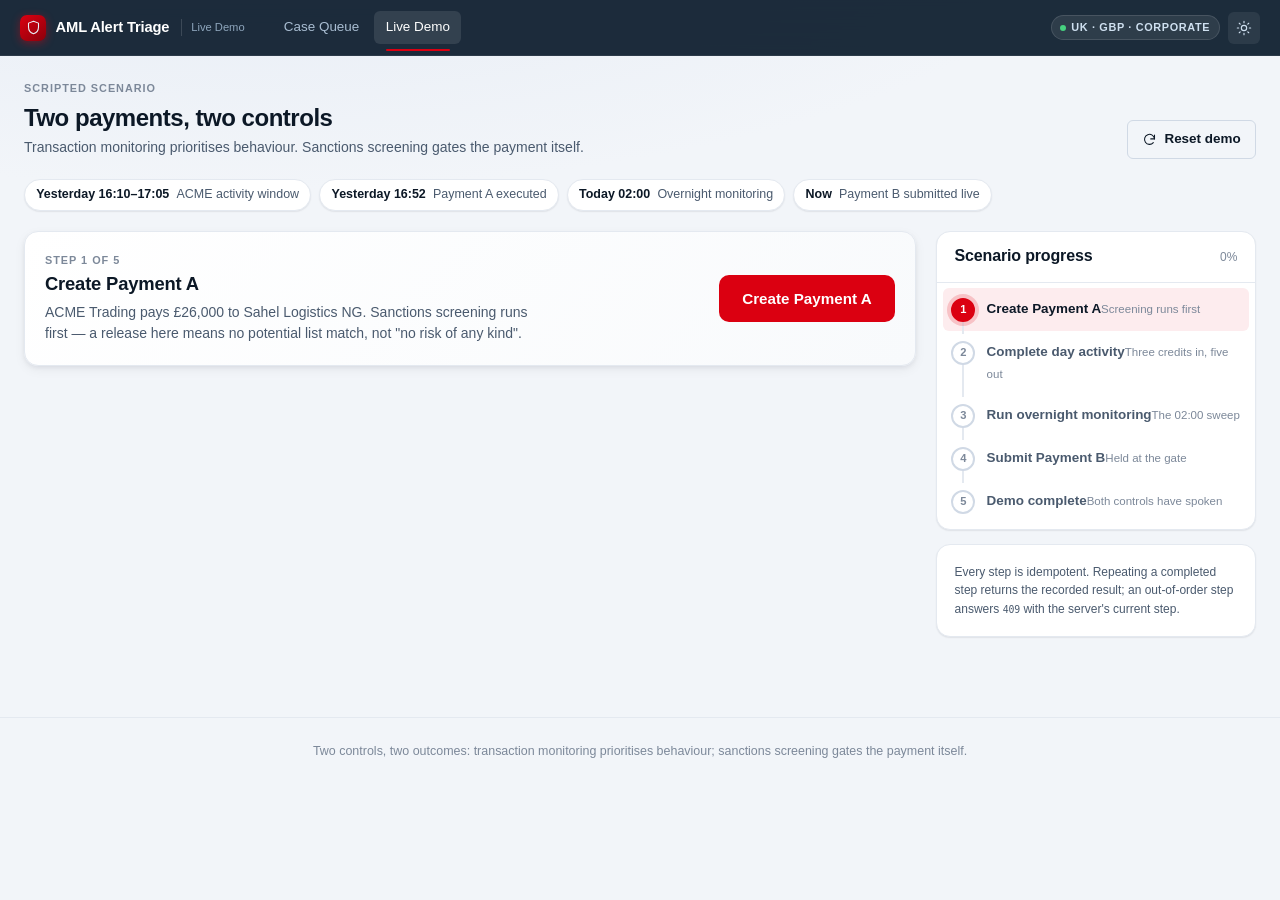
<file: docs/ui-mockup/demo.html>
<!DOCTYPE html>
<html lang="en">
<head>
  <meta charset="UTF-8" />
  <meta name="viewport" content="width=device-width, initial-scale=1" />
  <title>Live Demo — AML in Action</title>
  <link rel="stylesheet" href="assets/theme.css" />
</head>
<body>
  <div id="shell"></div>

  <main class="canvas">
    <div class="page-head">
      <div>
        <div class="eyebrow"><span class="label-cap">Scripted scenario</span></div>
        <h1>Two payments, two controls</h1>
        <p>Transaction monitoring prioritises behaviour. Sanctions screening gates the payment itself.</p>
      </div>
      <div class="page-head-actions">
        <button class="btn ghost" id="resetBtn" type="button">
          <svg viewBox="0 0 24 24" fill="none" stroke="currentColor" stroke-width="1.7"
               stroke-linecap="round" stroke-linejoin="round"><path d="M20 11a8 8 0 1 0-1.9 6"/><path d="M20 5v6h-6"/></svg>
          Reset demo
        </button>
      </div>
    </div>

    <div class="banner" id="banner" hidden></div>

    <div class="storyrail">
      <span class="tick"><b>Yesterday 16:10–17:05</b> ACME activity window</span>
      <span class="tick"><b>Yesterday 16:52</b> Payment A executed</span>
      <span class="tick"><b>Today 02:00</b> Overnight monitoring</span>
      <span class="tick"><b>Now</b> Payment B submitted live</span>
    </div>

    <div class="cols">
      <div class="stack">
        <section class="stage">
          <div class="stage-txt">
            <div class="label-cap" id="stageStep">Step 1 of 5</div>
            <h2 id="stageTitle" style="margin-top:.2rem">Preparing…</h2>
            <p id="stageHint"></p>
          </div>
          <button class="btn lg" id="mainBtn" type="button" disabled>Loading…</button>
        </section>

        <section class="card result-card ok" id="cardA" hidden>
          <div class="card-head">
            <h2>Payment A — sanctions screening</h2>
            <span class="pill ok">RELEASED</span>
          </div>
          <div class="card-body"><dl class="kv wide" id="kvA"></dl></div>
        </section>

        <section class="card result-card" id="cardActivity" hidden>
          <div class="card-head">
            <h2>That day's activity — 16:10 → 17:05</h2>
            <span class="pill">55 minutes</span>
          </div>
          <div class="card-body"><dl class="kv wide" id="kvActivity"></dl></div>
        </section>

        <section class="card result-card" id="cardCase" hidden>
          <div class="card-head">
            <h2>Overnight monitoring — one new case</h2>
            <span class="pill info">02:00 sweep</span>
          </div>
          <div class="card-body">
            <dl class="kv wide" id="kvCase"></dl>
            <div class="actions" style="margin-top:.9rem">
              <a class="btn secondary" id="openCaseLink" href="#">Open the case Sarah is investigating</a>
            </div>
          </div>
        </section>

        <section class="card result-card hold" id="cardB" hidden>
          <div class="card-head">
            <h2>Payment B — held before execution</h2>
            <span class="pill warn">HELD</span>
          </div>
          <div class="card-body">
            <dl class="kv wide" id="kvB"></dl>
            <div class="actions" style="margin-top:.9rem">
              <a class="btn secondary" id="sanctionsLink" href="sanctions.html">Review in Sanctions Review</a>
            </div>
          </div>
        </section>
      </div>

      <aside class="aside">
        <div class="card">
          <div class="card-head"><h2>Scenario progress</h2><span class="tiny muted-2" id="progressPct">0%</span></div>
          <div class="steps" id="steps"></div>
        </div>
        <div class="card">
          <div class="card-body">
            <p class="tiny muted">Every step is idempotent. Repeating a completed step returns the recorded
              result; an out-of-order step answers <span class="mono">409</span> with the server's current step.</p>
          </div>
        </div>
      </aside>
    </div>
  </main>

  <div id="footer"></div>

  <script src="assets/ui.js"></script>
  <script src="assets/mock-data.js"></script>
  <script>
    mountShell({ active: 'demo', sub: 'Live Demo' },
      'Two controls, two outcomes: transaction monitoring prioritises behaviour; sanctions screening gates the payment itself.');

    const STEPS = [
      { key: 'READY', title: 'Create Payment A', short: 'Screening runs first',
        hint: 'ACME Trading pays £26,000 to Sahel Logistics NG. Sanctions screening runs first — a release here means no potential list match, not "no risk of any kind".' },
      { key: 'PAYMENT_A_RELEASED', title: 'Complete day activity', short: 'Three credits in, five out',
        hint: 'Fill in the rest of that day: three credits in, then the money disperses to five beneficiaries within the hour.' },
      { key: 'ACTIVITY_READY', title: 'Run overnight monitoring', short: 'The 02:00 sweep',
        hint: 'At 02:00 the sweep looks back over the last 24 hours for every customer. Not one signal now — amount deviation, rapid dispersal, new counterparties and a higher-risk jurisdiction together.' },
      { key: 'CASE_RAISED', title: 'Submit Payment B', short: 'Held at the gate',
        hint: 'A second payment, live now: the beneficiary name closely matches a listed person, and date of birth and nationality agree. Screening holds the payment before it can execute.' },
      { key: 'PAYMENT_B_HELD', title: 'Demo complete', short: 'Both controls have spoken',
        hint: 'The first payment executed, then became part of a high-priority investigation. The second was held at the gate. Reset to run it again.' }
    ];
    const ORDER = STEPS.map(s => s.key);

    let state = null;
    let busy = false;
    const $ = id => document.getElementById(id);

    const gbp = n => n == null ? '—'
      : '£' + Number(n).toLocaleString('en-GB', { minimumFractionDigits: 2, maximumFractionDigits: 2 });
    const ts = t => t ? new Date(t).toLocaleString('en-GB',
      { day: 'numeric', month: 'short', hour: '2-digit', minute: '2-digit', timeZone: 'UTC' }) : '—';

    function showBanner(msg, withRefresh) {
      const b = $('banner');
      b.hidden = false;
      b.innerHTML = `${ico('warn')}<span>${esc(msg)}</span>` +
        (withRefresh ? ' <a href="#" id="refreshLink">Refresh state</a>' : '');
      const link = $('refreshLink');
      if (link) link.onclick = e => { e.preventDefault(); loadState(); };
    }
    const hideBanner = () => { $('banner').hidden = true; };

    function renderSteps() {
      const idx = ORDER.indexOf(state.step);
      $('steps').innerHTML = STEPS.map((s, i) => {
        const cls = i < idx ? 'done' : (i === idx ? 'active' : '');
        return `<div class="step ${cls}">
          <span class="step-num">${i < idx ? ico('check') : i + 1}</span>
          <span class="step-txt"><span class="t">${esc(s.title)}</span><span class="d">${esc(s.short)}</span></span>
        </div>`;
      }).join('');
      $('progressPct').textContent = Math.round(idx / (STEPS.length - 1) * 100) + '%';

      const cur = STEPS[idx];
      $('stageStep').textContent = cur ? `Step ${idx + 1} of ${STEPS.length}` : 'Complete';
      $('stageTitle').textContent = cur ? cur.title : 'Demo complete';
      $('stageHint').textContent = cur ? cur.hint : '';

      const btn = $('mainBtn');
      btn.textContent = cur ? cur.title : 'Done';
      btn.disabled = busy || state.step === 'PAYMENT_B_HELD';
    }

    function show(id) {
      const el = $(id);
      if (!el.hidden) return;
      el.hidden = false;
      el.classList.add('reveal');
    }

    function renderResults() {
      const a = state.anchorPayment;
      if (a) {
        show('cardA');
        $('kvA').innerHTML = `
          <div><dt>Status</dt><dd><strong>${esc(a.status)}</strong> — released and executed</dd></div>
          <div><dt>Payment reference</dt><dd class="mono">${esc(a.txnRef)}</dd></div>
          <div><dt>Executed at</dt><dd>${esc(ts(a.executedAt))} <span class="muted-2">(business time)</span></dd></div>
          <div><dt>Screening outcome</dt><dd><span class="pill ok">${
            esc(state.screeningOutcome === 'NO_POTENTIAL_MATCH'
              ? 'No potential sanctions match' : state.screeningOutcome || '—')}</span></dd></div>`;
      }

      const act = state.activity;
      if (act) {
        show('cardActivity');
        $('kvActivity').innerHTML = `
          <div><dt>Transactions in window</dt><dd><strong>${act.transactionCount}</strong> over ${act.windowMinutes} minutes</dd></div>
          <div><dt>Inbound</dt><dd>${esc(gbp(act.inboundGbp))}</dd></div>
          <div><dt>Outbound</dt><dd>${esc(gbp(act.outboundGbp))}</dd></div>
          <div><dt>Dispersal ratio</dt><dd>
            <div class="sim-meter" style="max-width:220px">
              <div class="bar"><span data-w="${Math.round((act.dispersalRatio || 0) * 100)}%"></span></div>
              <b>${act.dispersalRatio != null ? (act.dispersalRatio * 100).toFixed(1) + '%' : '—'}</b>
            </div></dd></div>
          <div><dt>First-time beneficiaries</dt><dd><strong>${act.newCounterpartyCount}</strong></dd></div>`;
        paintBars($('kvActivity'));
      }

      const mon = state.monitoring, c = state.raisedCase;
      if (c) {
        show('cardCase');
        $('kvCase').innerHTML = `
          ${mon ? `
          <div><dt>Customers evaluated</dt><dd class="num">${mon.customersEvaluated}</dd></div>
          <div><dt>Suppressed</dt><dd class="num">${mon.suppressedOpenCase} <span class="muted-2">(case already open)</span></dd></div>
          <div><dt>New cases</dt><dd><strong class="num">${mon.casesRaised}</strong></dd></div>` : ''}
          <div><dt>Case</dt><dd class="mono"><strong>${esc(c.caseRef)}</strong></dd></div>
          <div><dt>Priority</dt><dd>
            <span class="band ${esc(c.priorityBand)}"><i></i>${esc(bandLabel(c.priorityBand))}</span>
            <span class="muted-2">· score</span> <strong class="num">${esc(c.priorityScore)}</strong></dd></div>
          <div><dt>Same payment, in evidence</dt><dd class="mono">${esc(c.focusTxnRef || '—')}</dd></div>
          <div><dt>Opened by</dt><dd>Monitoring run, as of ${esc(ts(state.simulatedAsOf))}</dd></div>`;
        $('openCaseLink').href = `case.html?id=${c.id}`;
      }

      const b = state.sanctionsHold;
      if (b) {
        show('cardB');
        $('kvB').innerHTML = `
          <div><dt>Payment reference</dt><dd class="mono">${esc(b.txnRef)}</dd></div>
          <div><dt>Status</dt><dd><strong>${esc(b.status)}</strong> — not executed</dd></div>
          <div><dt>Screening outcome</dt><dd><span class="pill warn">Potential sanctions list match</span></dd></div>
          <div><dt>Name similarity</dt><dd>
            <div class="sim-meter" style="max-width:220px">
              <div class="bar"><span data-w="${Math.round((b.nameSimilarity || 0) * 100)}%"></span></div>
              <b>${esc(b.nameSimilarity)}</b>
            </div>
            <div class="sub-line">0–1 similarity, not an identity probability</div></dd></div>
          <div><dt>Date of birth</dt><dd class="match-${esc(b.dateOfBirthMatch)}">${esc(b.dateOfBirthMatch)}</dd></div>
          <div><dt>Nationality</dt><dd class="match-${esc(b.nationalityMatch)}">${esc(b.nationalityMatch)}</dd></div>`;
        paintBars($('kvB'));
        if (b.hitId) $('sanctionsLink').href = `sanctions.html?hitId=${b.hitId}`;
      }
    }

    async function loadState() {
      state = await mockFetch(MOCK.demoStates.READY, 350);
      hideBanner();
      renderSteps();
      renderResults();
    }

    $('mainBtn').onclick = async () => {
      if (busy) return;
      const idx = ORDER.indexOf(state.step);
      const nextKey = ORDER[idx + 1];
      if (!nextKey) return;

      busy = true;
      const btn = $('mainBtn');
      btn.disabled = true;
      btn.classList.add('is-loading');
      const label = btn.textContent;
      btn.textContent = 'Working…';

      state = await mockFetch(MOCK.demoStates[nextKey], 900);

      busy = false;
      btn.classList.remove('is-loading');
      btn.textContent = label;
      hideBanner();
      renderSteps();
      renderResults();
      toast(`${STEPS[idx].title} — done`);
    };

    $('resetBtn').onclick = async e => {
      if (busy) return;
      busy = true;
      const btn = e.currentTarget;
      btn.classList.add('is-loading');
      showBanner('Full reset in progress — rebuilding customers, history and the case queue. This takes a few seconds.', false);
      await mockFetch(null, 1200);
      ['cardA', 'cardActivity', 'cardCase', 'cardB'].forEach(id => {
        $(id).hidden = true;
        $(id).classList.remove('reveal');
      });
      busy = false;
      btn.classList.remove('is-loading');
      await loadState();
      toast('Demo reset to step 1');
    };

    loadState();
  </script>
</body>
</html>
</file>
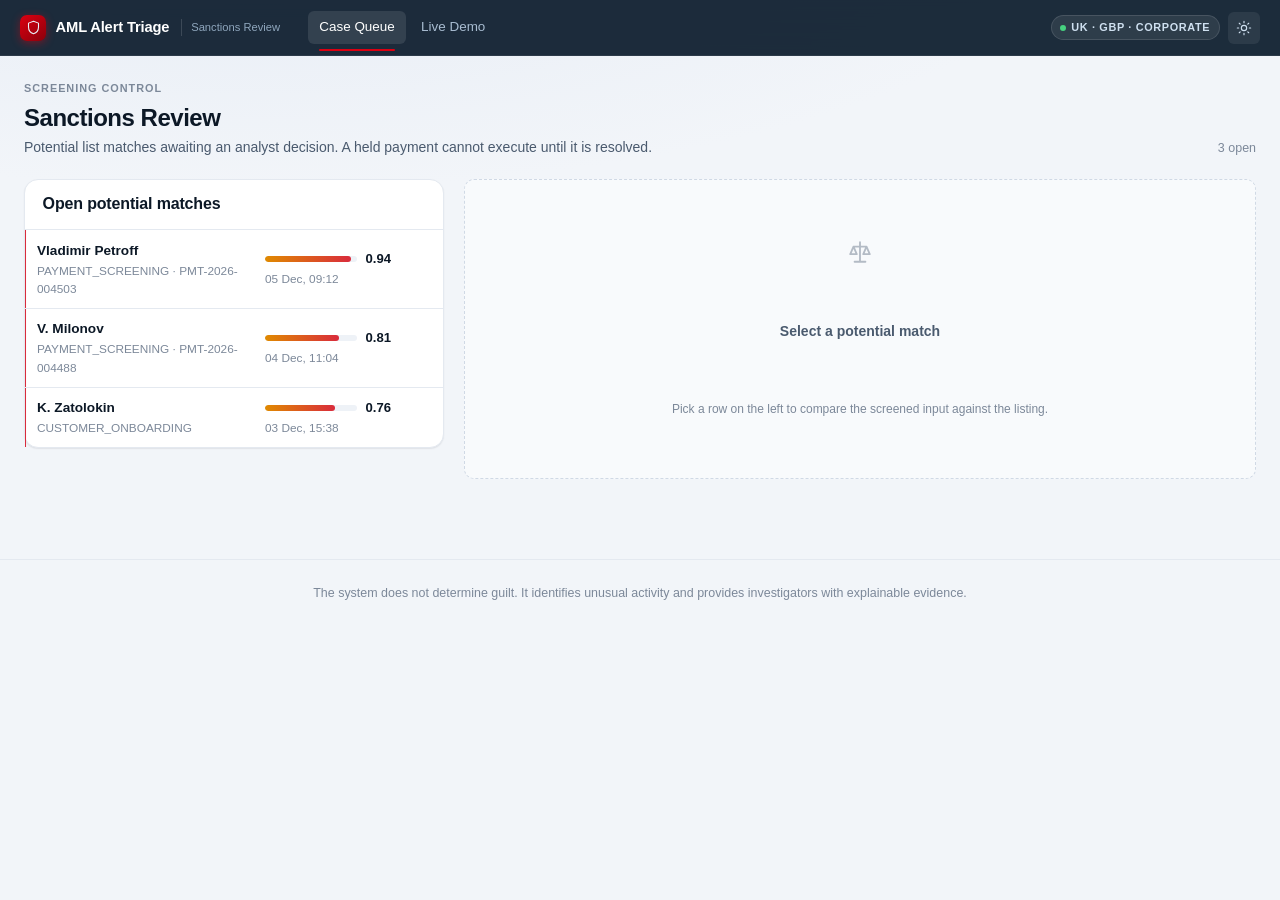
<file: docs/ui-mockup/sanctions.html>
<!DOCTYPE html>
<html lang="en">
<head>
  <meta charset="UTF-8" />
  <meta name="viewport" content="width=device-width, initial-scale=1" />
  <title>Sanctions Review — AML Alert Triage</title>
  <link rel="stylesheet" href="assets/theme.css" />
</head>
<body>
  <div id="shell"></div>

  <main class="canvas">
    <div class="page-head">
      <div>
        <div class="eyebrow"><span class="label-cap">Screening control</span></div>
        <h1>Sanctions Review</h1>
        <p>Potential list matches awaiting an analyst decision. A held payment cannot execute until it is resolved.</p>
      </div>
      <div class="page-head-actions">
        <span class="result-count" id="count"></span>
      </div>
    </div>

    <div class="cols" style="grid-template-columns:minmax(0,420px) minmax(0,1fr)">
      <div class="stack">
        <section class="card">
          <div class="card-head"><h2>Open potential matches</h2></div>
          <div id="hitList"></div>
        </section>
      </div>

      <!-- Populated by renderEmpty() / showHit() -->
      <div class="stack" id="detailWrap"></div>
    </div>
  </main>

  <div id="footer"></div>

  <script src="assets/ui.js"></script>
  <script src="assets/mock-data.js"></script>
  <script>
    mountShell({ active: 'queue', sub: 'Sanctions Review' },
      'The system does not determine guilt. It identifies unusual activity and provides investigators with explainable evidence.');

    // Restriction codes carried by the listing itself. Anything unmapped falls back to the
    // raw code with underscores stripped, so a new measure type never renders as blank.
    const MEASURE_LABELS = {
      asset_freeze: 'Asset freeze',
      travel_ban: 'Travel ban',
      arms_embargo: 'Arms embargo',
      transport_ban: 'Transport ban',
      trust_services: 'Trust services restriction'
    };
    const measureLabel = t => !t ? 'Unspecified measure'
      : (MEASURE_LABELS[t] || t.replace(/_/g, ' ').replace(/^./, c => c.toUpperCase()));

    let hits = [];
    let selected = null;

    function renderEmpty() {
      document.getElementById('detailWrap').innerHTML = `
        <div class="empty-state" style="min-height:300px">
          ${ico('scale')}
          <div class="t">Select a potential match</div>
          <div class="tiny">Pick a row on the left to compare the screened input against the listing.</div>
        </div>`;
    }

    function renderList() {
      document.getElementById('count').textContent = `${hits.length} open`;
      const host = document.getElementById('hitList');

      if (!hits.length) {
        host.innerHTML = `<div class="card-body"><div class="empty-state">
          ${ico('checkC')}<div class="t">No open potential matches</div>
          <div class="tiny">Everything screened has been resolved.</div></div></div>`;
        renderEmpty();
        return;
      }

      host.innerHTML = `<div class="table-wrap"><table class="data"><tbody>
        ${hits.map((h, i) => `
          <tr class="row-link stagger" data-id="${h.id}" tabindex="0"
              style="--band-color:var(--red-dot);animation-delay:${i * 40}ms">
            <td>
              <div class="cell-primary">${esc(h.screenedName)}</div>
              <div class="sub-line">${esc(h.triggerType)}${h.txnRef ? ' · ' + esc(h.txnRef) : ''}</div>
            </td>
            <td style="width:150px">
              <div class="sim-meter">
                <div class="bar"><span data-w="${Math.round(h.nameSimilarity * 100)}%"></span></div>
                <b>${h.nameSimilarity}</b>
              </div>
              <div class="sub-line">${esc(fmtShort(h.screenedAt))}</div>
            </td>
            <td class="right" style="width:40px"><span class="go">${ico('chevron')}</span></td>
          </tr>`).join('')}
      </tbody></table></div>`;

      paintBars(host);

      host.querySelectorAll('tr.row-link').forEach(tr => {
        const open = () => showHit(hits.find(h => String(h.id) === tr.dataset.id));
        tr.onclick = open;
        tr.onkeydown = e => { if (e.key === 'Enter' || e.key === ' ') { e.preventDefault(); open(); } };
      });
    }

    function showHit(h) {
      if (!h) return;
      selected = h;

      document.querySelectorAll('#hitList tr').forEach(tr =>
        tr.style.background = String(tr.dataset.id) === String(h.id) ? 'var(--surface-2)' : '');

      const md = h.matchDetailsSnapshot || {};
      const snap = h.sanctionsEntrySnapshot || {};
      const listed = Array.isArray(snap.measures) ? snap.measures : [];
      const aliases = Array.isArray(snap.aliases) ? snap.aliases : [];

      const compareRows = Object.keys(md).filter(k => k !== 'overall').map(k => {
        const v = md[k] || {};
        const result = v.match || (v.similarity != null ? v.similarity : '');
        return `<tr>
          <td>${esc(k.replace(/([A-Z])/g, ' $1').replace(/^./, c => c.toUpperCase()))}</td>
          <td>${v.input == null ? '<span class="muted-2">not provided</span>' : esc(v.input)}</td>
          <td>${v.listed == null ? '<span class="muted-2">—</span>' : esc(v.listed)}</td>
          <td class="match-${esc(v.match || '')}">${esc(result)}${
            v.similarity != null && v.match ? ` <span class="muted-2 num">(${v.similarity})</span>` : ''}</td>
        </tr>`;
      }).join('');

      document.getElementById('detailWrap').innerHTML = `
        <section class="card reveal">
          <div class="card-head">
            <div class="title-wrap">
              <h2>Match detail #${h.id}</h2>
              <span class="pill warn">POTENTIAL MATCH</span>
            </div>
            <span class="tiny muted-2 mono">${esc(snap.sourceUniqueId || '')}</span>
          </div>
          <div class="card-body stack" style="gap:1.15rem">

            <div>
              <div class="draft-block-head"><span class="label-cap">Overall name similarity</span></div>
              <div class="sim-meter" style="max-width:340px">
                <div class="bar"><span data-w="${Math.round(h.nameSimilarity * 100)}%"></span></div>
                <b>${h.nameSimilarity}</b>
              </div>
              <p class="tiny muted-2" style="margin-top:.3rem">
                A 0–1 string similarity, not an identity probability.</p>
            </div>

            <div>
              <div class="draft-block-head"><span class="label-cap">Screened input vs listing</span></div>
              <table class="compare">
                <thead><tr><th>Attribute</th><th>Input</th><th>Listed</th><th>Result</th></tr></thead>
                <tbody>${compareRows}</tbody>
              </table>
            </div>

            ${aliases.length ? `
            <div>
              <div class="draft-block-head"><span class="label-cap">Listed aliases</span></div>
              <div class="chip-row">${aliases.map(a =>
                `<span class="chip unverified">${esc(a)}</span>`).join('')}</div>
            </div>` : ''}

            <div>
              <div class="draft-block-head"><span class="label-cap">Listed measures</span></div>
              <dl class="kv wide">${listed.length
                ? listed.map(m => `<div>
                    <dt>${esc(measureLabel(m.type))}</dt>
                    <dd class="muted">${esc(m.source || '—')}</dd></div>`).join('')
                : '<div><dt class="muted">No measures recorded on this listing</dt><dd></dd></div>'}
              </dl>
              <details class="raw">
                <summary>${ico('chevron')} Raw listing snapshot</summary>
                <pre class="code">${esc(JSON.stringify(snap, null, 2))}</pre>
              </details>
            </div>

            <div class="field">
              <label>Outcome</label>
              <div class="choice-grid" style="grid-template-columns:1fr 1fr">
                <label class="choice">
                  <input type="radio" name="outcome" value="FALSE_MATCH" checked />
                  <span class="ct"><span class="dotmark"></span>False match</span>
                  <span class="cd">Not the listed person. The payment may proceed.</span>
                </label>
                <label class="choice">
                  <input type="radio" name="outcome" value="TARGET_MATCH" />
                  <span class="ct"><span class="dotmark"></span>Target match</span>
                  <span class="cd">Confirmed listing. The payment stays held.</span>
                </label>
              </div>
            </div>

            <div class="field">
              <label for="rationale">Resolution rationale <span class="muted-2">(required)</span></label>
              <textarea id="rationale" placeholder="Record what was checked and what it showed…"></textarea>
            </div>

            <div class="actions">
              <button class="btn" id="resolveBtn" type="button">${ico('check')} Resolve</button>
              <span class="hint" id="resolveMsg"></span>
            </div>
          </div>
        </section>`;

      paintBars(document.getElementById('detailWrap'));

      document.getElementById('resolveBtn').onclick = async e => {
        const btn = e.currentTarget;
        const ta = document.getElementById('rationale');
        if (!ta.value.trim()) {
          document.getElementById('resolveMsg').innerHTML =
            '<span style="color:var(--red-fg);font-weight:600">Rationale is required.</span>';
          ta.focus();
          return;
        }
        btn.classList.add('is-loading'); btn.disabled = true;
        await mockFetch(null, 700);
        const outcome = document.querySelector('input[name="outcome"]:checked').value;
        hits = hits.filter(x => x.id !== selected.id);
        selected = null;
        renderList();
        renderEmpty();
        toast(`Hit resolved — ${outcome === 'FALSE_MATCH' ? 'false match' : 'target match'}`);
      };
    }

    (async function load() {
      document.getElementById('hitList').innerHTML =
        `<div class="card-body">${Array.from({ length: 3 }, () =>
          '<div class="sk" style="height:44px;margin-bottom:.5rem"></div>').join('')}</div>`;
      renderEmpty();

      hits = (await mockFetch(MOCK.hits, 420)).filter(h => h.triggerType !== 'LIST_UPDATE_RESCREEN');
      renderList();

      // Arriving from a payment that was just held: open that hit instead of a list to search.
      const wanted = Number(new URLSearchParams(location.search).get('hitId'));
      const target = wanted ? hits.find(h => h.id === wanted) : null;
      if (target) showHit(target);
    })();
  </script>
</body>
</html>
</file>
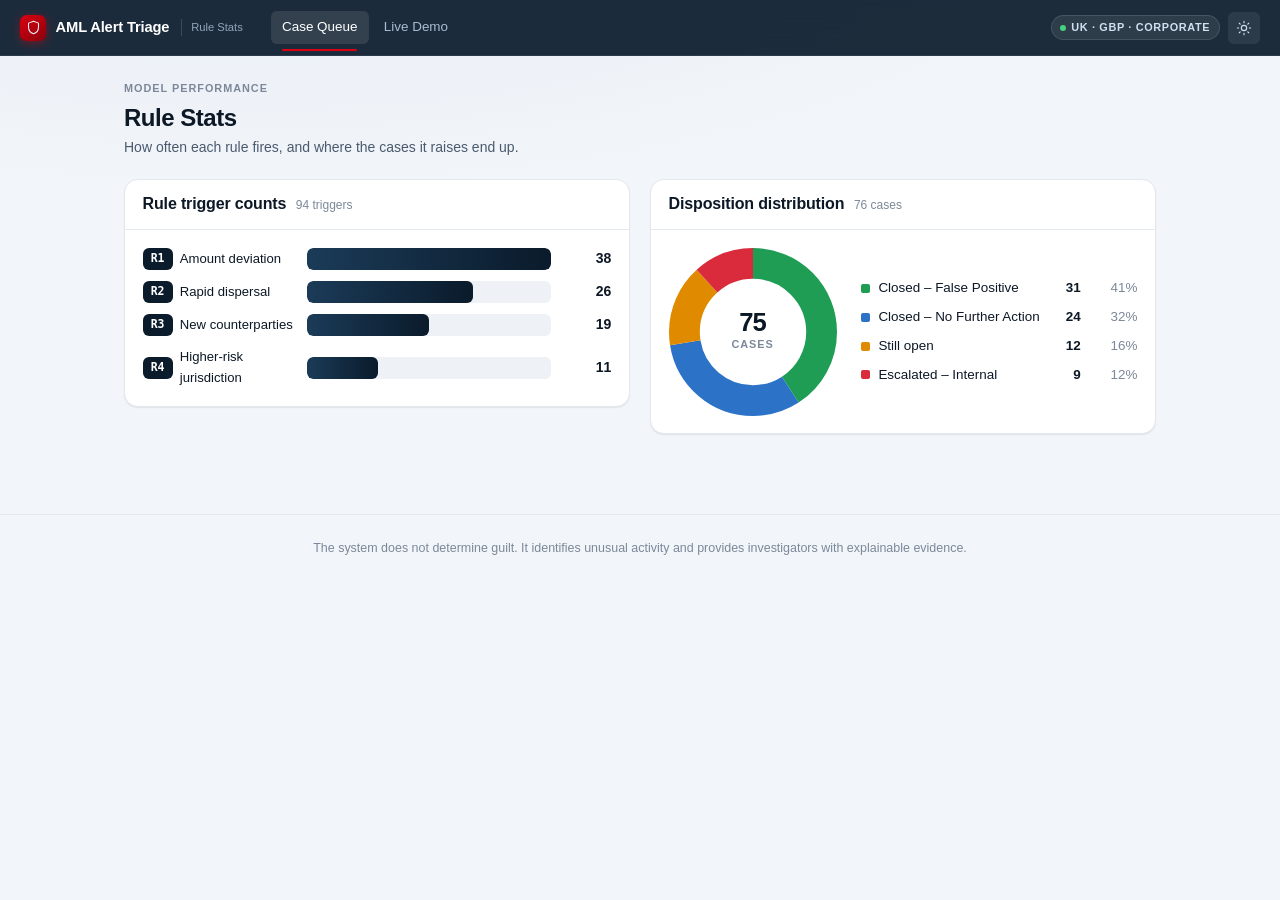
<file: docs/ui-mockup/stats.html>
<!DOCTYPE html>
<html lang="en">
<head>
  <meta charset="UTF-8" />
  <meta name="viewport" content="width=device-width, initial-scale=1" />
  <title>Rule Stats — AML Alert Triage</title>
  <link rel="stylesheet" href="assets/theme.css" />
</head>
<body>
  <div id="shell"></div>

  <main class="canvas narrow">
    <div class="page-head">
      <div>
        <div class="eyebrow"><span class="label-cap">Model performance</span></div>
        <h1>Rule Stats</h1>
        <p>How often each rule fires, and where the cases it raises end up.</p>
      </div>
    </div>

    <div class="cols" style="grid-template-columns:1fr 1fr">
      <section class="card">
        <div class="card-head">
          <div class="title-wrap"><h2>Rule trigger counts</h2>
            <span class="tiny muted-2" id="ruleTotal"></span></div>
        </div>
        <div class="card-body"><div class="hbar" id="rulesChart"></div></div>
      </section>

      <section class="card">
        <div class="card-head">
          <div class="title-wrap"><h2>Disposition distribution</h2>
            <span class="tiny muted-2" id="dispTotal"></span></div>
        </div>
        <div class="card-body">
          <div class="donut-wrap">
            <div class="donut" id="donut">
              <svg viewBox="0 0 120 120" id="donutSvg"></svg>
              <div class="mid"><div class="n" id="donutNum">0</div><div class="label-cap">Cases</div></div>
            </div>
            <div class="legend" id="dispLegend"></div>
          </div>
        </div>
      </section>
    </div>
  </main>

  <div id="footer"></div>

  <script src="assets/ui.js"></script>
  <script src="assets/mock-data.js"></script>
  <script>
    mountShell({ active: 'queue', sub: 'Rule Stats' },
      'The system does not determine guilt. It identifies unusual activity and provides investigators with explainable evidence.');

    const SLICE_COLORS = ['var(--green-dot)', 'var(--blue-dot)', 'var(--amber-dot)', 'var(--red-dot)'];

    function renderRules(rules) {
      const entries = Object.entries(rules).sort((a, b) => b[1] - a[1]);
      const max = Math.max(...entries.map(e => e[1]), 1);
      const total = entries.reduce((s, e) => s + e[1], 0);
      document.getElementById('ruleTotal').textContent = `${total} triggers`;

      document.getElementById('rulesChart').innerHTML = entries.map(([code, n], i) => `
        <div class="hbar-row rise" style="animation-delay:${i * 70}ms">
          <div class="lbl">
            <span class="rule-tag">${esc(code)}</span>
            <span>${esc(RULE_NAMES[code] || code)}</span>
          </div>
          <div class="track"><span data-w="${Math.round(n / max * 100)}%"></span></div>
          <div class="val">${n}</div>
        </div>`).join('');

      paintBars(document.getElementById('rulesChart'));
    }

    function renderDispositions(disp) {
      const entries = Object.entries(disp).sort((a, b) => b[1] - a[1]);
      const total = entries.reduce((s, e) => s + e[1], 0);
      document.getElementById('dispTotal').textContent = `${total} cases`;

      const r = 49, circ = 2 * Math.PI * r;
      let offset = 0;

      document.getElementById('donutSvg').innerHTML = entries.map(([, n], i) => {
        const len = n / total * circ;
        const el = `<circle cx="60" cy="60" r="${r}" stroke="${SLICE_COLORS[i % SLICE_COLORS.length]}"
          stroke-dasharray="0 ${circ}" stroke-dashoffset="${-offset}" data-len="${len}" data-circ="${circ}"/>`;
        offset += len;
        return el;
      }).join('');

      // Grow each arc from zero on the next frame so the transition actually runs.
      requestAnimationFrame(() => {
        document.querySelectorAll('#donutSvg circle').forEach((c, i) => {
          setTimeout(() => {
            c.style.strokeDasharray = `${c.dataset.len} ${c.dataset.circ}`;
          }, i * 110);
        });
      });

      countUp(document.getElementById('donutNum'), total, 900);

      document.getElementById('dispLegend').innerHTML = entries.map(([k, n], i) => `
        <div class="legend-row rise" style="animation-delay:${i * 70}ms">
          <i style="background:${SLICE_COLORS[i % SLICE_COLORS.length]}"></i>
          <span>${esc(DISPOSITION_LABELS[k] || k)}</span>
          <span class="n">${n}</span>
          <span class="p">${(n / total * 100).toFixed(0)}%</span>
        </div>`).join('');
    }

    (async function load() {
      document.getElementById('rulesChart').innerHTML = Array.from({ length: 4 }, () =>
        '<div class="sk" style="height:22px;margin-bottom:.7rem"></div>').join('');

      const data = await mockFetch(MOCK.stats, 450);
      renderRules(data.ruleTriggers || {});
      renderDispositions(data.dispositionDistribution || {});
    })();
  </script>
</body>
</html>
</file>
<file: docs/ui-mockup/assets/theme.css>
/* ==========================================================================
   AML Console — visual design system (mockup)
   Presentation only. No markup here implies a new API, field, or action:
   every element maps to data the current endpoints already return.
   ========================================================================== */

/* --------------------------------------------------------------------------
   1. Tokens
   -------------------------------------------------------------------------- */
:root {
  --brand:        #db0011;
  --brand-hover:  #b8000e;
  --brand-soft:   #fdecee;

  --navy-900: #05101c;
  --navy-800: #0a1b2b;
  --navy-700: #10283e;
  --navy-600: #1b3b58;

  /* Light surfaces */
  --bg:        #f2f5f9;
  --bg-grad:   radial-gradient(1200px 400px at 20% -10%, #e6ecf5 0%, transparent 70%);
  --surface:   #ffffff;
  --surface-2: #f8fafc;
  --surface-3: #eef2f7;
  --border:    #e4e9f0;
  --border-2:  #d0d9e5;

  --ink:   #0c1826;
  --ink-2: #4a5a6e;
  --ink-3: #7c8899;
  --ink-inv: #ffffff;

  /* Signal */
  --red-fg:   #a20d1c;  --red-bg:   #fdecee;  --red-dot:   #d92b3c;  --red-line:   #f2c2c7;
  --amber-fg: #8a5300;  --amber-bg: #fff5e5;  --amber-dot: #e08a00;  --amber-line: #f5dcb0;
  --green-fg: #14663a;  --green-bg: #e9f6ee;  --green-dot: #1f9d55;  --green-line: #bfe3cd;
  --blue-fg:  #14487a;  --blue-bg:  #e9f1fb;  --blue-dot:  #2c72c7;  --blue-line: #c3d8f0;

  --focus-ring: 0 0 0 3px rgba(44, 114, 199, 0.35);

  /* Elevation */
  --sh-1: 0 1px 2px rgba(12, 24, 38, .05), 0 1px 1px rgba(12, 24, 38, .03);
  --sh-2: 0 2px 4px rgba(12, 24, 38, .06), 0 4px 12px rgba(12, 24, 38, .05);
  --sh-3: 0 8px 20px rgba(12, 24, 38, .10), 0 2px 6px rgba(12, 24, 38, .06);
  --sh-4: 0 24px 60px rgba(5, 16, 28, .22);

  --r-sm: 6px;
  --r-md: 10px;
  --r-lg: 14px;
  --r-xl: 20px;
  --r-pill: 999px;

  --font-sans: -apple-system, BlinkMacSystemFont, "Inter", "Segoe UI", Roboto,
               "Helvetica Neue", Arial, "PingFang SC", "Microsoft YaHei", sans-serif;
  --font-mono: ui-monospace, "SF Mono", "JetBrains Mono", "IBM Plex Mono", Menlo, Consolas, monospace;

  --ease:     cubic-bezier(.16, 1, .3, 1);
  --ease-io:  cubic-bezier(.4, 0, .2, 1);
  --spring:   cubic-bezier(.34, 1.4, .64, 1);
  --t-fast: 120ms;
  --t-med:  220ms;
  --t-slow: 420ms;

  --appbar-h: 56px;
  --row-h: 56px;
}

:root[data-theme="dark"] {
  --bg:        #070e17;
  --bg-grad:   radial-gradient(1200px 400px at 20% -10%, #10202f 0%, transparent 70%);
  --surface:   #0d1723;
  --surface-2: #111d2b;
  --surface-3: #162435;
  --border:    #1e2e40;
  --border-2:  #2b3e54;

  --ink:   #e8eef6;
  --ink-2: #9fb0c4;
  --ink-3: #6b7d93;

  --brand-soft: #2a1015;

  --red-fg:   #ff8f9b;  --red-bg:   #2c1219;  --red-dot:   #f2495e;  --red-line:   #4d2129;
  --amber-fg: #ffc266;  --amber-bg: #2b1f0d;  --amber-dot: #f0a423;  --amber-line: #4a3616;
  --green-fg: #63d69a;  --green-bg: #0e2419;  --green-dot: #2fbe74;  --green-line: #1d4531;
  --blue-fg:  #86b8f5;  --blue-bg:  #0e1f33;  --blue-dot:  #4c94e8;  --blue-line: #1c3c5e;

  --sh-1: 0 1px 2px rgba(0, 0, 0, .4);
  --sh-2: 0 2px 4px rgba(0, 0, 0, .4), 0 6px 16px rgba(0, 0, 0, .3);
  --sh-3: 0 10px 26px rgba(0, 0, 0, .5);
  --sh-4: 0 24px 60px rgba(0, 0, 0, .6);
}

/* --------------------------------------------------------------------------
   2. Base
   -------------------------------------------------------------------------- */
*, *::before, *::after { box-sizing: border-box; }

html { -webkit-text-size-adjust: 100%; }

body {
  margin: 0;
  font-family: var(--font-sans);
  font-size: 14px;
  line-height: 1.55;
  color: var(--ink);
  background: var(--bg);
  background-image: var(--bg-grad);
  background-repeat: no-repeat;
  -webkit-font-smoothing: antialiased;
  min-height: 100vh;
  transition: background-color var(--t-med) var(--ease-io), color var(--t-med) var(--ease-io);
}

h1, h2, h3, h4 { margin: 0; font-weight: 620; letter-spacing: -0.01em; line-height: 1.3; }
h1 { font-size: 1.5rem; letter-spacing: -0.02em; }
h2 { font-size: 1.0rem; }
h3 { font-size: .875rem; }
p  { margin: 0; }

a { color: inherit; text-decoration: none; }

.mono { font-family: var(--font-mono); font-size: .82em; letter-spacing: -0.01em; }
.num  { font-variant-numeric: tabular-nums; }
.muted   { color: var(--ink-2); }
.muted-2 { color: var(--ink-3); }
.tiny { font-size: .75rem; }

.label-cap {
  font-size: .68rem;
  font-weight: 700;
  letter-spacing: .09em;
  text-transform: uppercase;
  color: var(--ink-3);
}

::selection { background: rgba(219, 0, 17, .18); }

:focus-visible { outline: none; box-shadow: var(--focus-ring); border-radius: var(--r-sm); }

/* Custom scrollbars keep dense tables from looking like a browser default. */
* { scrollbar-width: thin; scrollbar-color: var(--border-2) transparent; }
*::-webkit-scrollbar { width: 10px; height: 10px; }
*::-webkit-scrollbar-thumb {
  background: var(--border-2); border-radius: var(--r-pill);
  border: 3px solid transparent; background-clip: content-box;
}
*::-webkit-scrollbar-thumb:hover { background: var(--ink-3); background-clip: content-box; }

/* --------------------------------------------------------------------------
   3. App bar
   -------------------------------------------------------------------------- */
.appbar {
  position: sticky;
  top: 0;
  z-index: 40;
  height: var(--appbar-h);
  display: flex;
  align-items: center;
  gap: 1.25rem;
  padding: 0 1.25rem;
  background: color-mix(in srgb, var(--navy-800) 92%, transparent);
  backdrop-filter: saturate(180%) blur(14px);
  -webkit-backdrop-filter: saturate(180%) blur(14px);
  border-bottom: 1px solid rgba(255, 255, 255, .07);
  color: #e9f0f8;
}

.brand { display: flex; align-items: center; gap: .6rem; flex: none; }
.brand-mark {
  width: 26px; height: 26px; flex: none;
  display: grid; place-items: center;
  border-radius: 7px;
  background: linear-gradient(140deg, var(--brand) 0%, #8c000b 100%);
  box-shadow: 0 2px 8px rgba(219, 0, 17, .45);
}
.brand-mark svg { width: 15px; height: 15px; }
.brand-name { font-weight: 660; font-size: .92rem; letter-spacing: -0.01em; color: #fff; }
.brand-sub {
  font-size: .7rem; color: #8fa6bd; font-weight: 500;
  padding-left: .6rem; margin-left: .1rem;
  border-left: 1px solid rgba(255, 255, 255, .14);
}

.appnav { display: flex; align-items: center; gap: .25rem; margin-left: .5rem; }
.appnav a {
  position: relative;
  padding: .38rem .7rem;
  border-radius: var(--r-sm);
  font-size: .84rem;
  font-weight: 520;
  color: #a9bdd2;
  transition: color var(--t-fast) var(--ease-io), background-color var(--t-fast) var(--ease-io);
}
.appnav a:hover { color: #fff; background: rgba(255, 255, 255, .07); }
.appnav a.active { color: #fff; background: rgba(255, 255, 255, .1); }
.appnav a.active::after {
  content: "";
  position: absolute; left: .7rem; right: .7rem; bottom: -.42rem; height: 2px;
  border-radius: 2px; background: var(--brand);
}

.appbar-spacer { flex: 1 1 auto; }
.appbar-tools { display: flex; align-items: center; gap: .5rem; flex: none; }

.env-chip {
  display: inline-flex; align-items: center; gap: .35rem;
  padding: .2rem .55rem .2rem .45rem;
  border-radius: var(--r-pill);
  background: rgba(255, 255, 255, .08);
  border: 1px solid rgba(255, 255, 255, .12);
  font-size: .68rem; font-weight: 700; letter-spacing: .06em; color: #cfe0f0;
}
.env-chip i {
  width: 6px; height: 6px; border-radius: 50%; background: #46d17f;
  box-shadow: 0 0 0 0 rgba(70, 209, 127, .7);
  animation: pulse-dot 2.4s var(--ease-io) infinite;
}
@keyframes pulse-dot {
  0%   { box-shadow: 0 0 0 0 rgba(70, 209, 127, .55); }
  70%  { box-shadow: 0 0 0 6px rgba(70, 209, 127, 0); }
  100% { box-shadow: 0 0 0 0 rgba(70, 209, 127, 0); }
}

.icon-btn {
  width: 32px; height: 32px;
  display: grid; place-items: center;
  border: 1px solid transparent;
  border-radius: var(--r-sm);
  background: rgba(255, 255, 255, .07);
  color: #cfe0f0;
  cursor: pointer;
  transition: background-color var(--t-fast) var(--ease-io), transform var(--t-fast) var(--spring);
}
.icon-btn:hover { background: rgba(255, 255, 255, .16); }
.icon-btn:active { transform: scale(.92); }
.icon-btn svg { width: 16px; height: 16px; }

/* Theme toggle swaps which glyph is visible. */
.icon-btn .i-moon { display: none; }
:root[data-theme="dark"] .icon-btn .i-sun  { display: none; }
:root[data-theme="dark"] .icon-btn .i-moon { display: block; }

/* --------------------------------------------------------------------------
   4. Layout
   -------------------------------------------------------------------------- */
.canvas { max-width: 1320px; margin: 0 auto; padding: 1.5rem 1.5rem 5rem; }
.canvas.narrow { max-width: 1080px; }

.page-head {
  display: flex;
  align-items: flex-end;
  justify-content: space-between;
  gap: 1.5rem;
  flex-wrap: wrap;
  margin-bottom: 1.25rem;
}
.page-head .eyebrow { display: flex; align-items: center; gap: .4rem; margin-bottom: .3rem; }
.page-head h1 + p { margin-top: .25rem; color: var(--ink-2); font-size: .875rem; }
.page-head-actions { display: flex; align-items: center; gap: .5rem; }

.crumbs { display: flex; align-items: center; gap: .4rem; font-size: .78rem; color: var(--ink-3); }
.crumbs a { color: var(--ink-2); transition: color var(--t-fast); }
.crumbs a:hover { color: var(--brand); }
.crumbs svg { width: 12px; height: 12px; opacity: .6; }

.cols { display: grid; grid-template-columns: minmax(0, 1fr) 320px; gap: 1.25rem; align-items: start; }
.aside { position: sticky; top: calc(var(--appbar-h) + 1.25rem); display: grid; gap: .875rem; }

.stack { display: grid; gap: 1rem; }

/* --------------------------------------------------------------------------
   5. Surfaces
   -------------------------------------------------------------------------- */
.card {
  background: var(--surface);
  border: 1px solid var(--border);
  border-radius: var(--r-lg);
  box-shadow: var(--sh-1);
  transition: box-shadow var(--t-med) var(--ease), border-color var(--t-med) var(--ease),
              background-color var(--t-med) var(--ease-io);
}
.card-head {
  display: flex;
  align-items: center;
  justify-content: space-between;
  gap: 1rem;
  padding: .9rem 1.1rem;
  border-bottom: 1px solid var(--border);
}
.card-head .title-wrap { display: flex; align-items: baseline; gap: .6rem; flex-wrap: wrap; }
.card-head h2 { display: flex; align-items: center; gap: .5rem; }
.card-body { padding: 1.1rem; }
.card-body.flush { padding: 0; }
.card-foot {
  padding: .75rem 1.1rem;
  border-top: 1px solid var(--border);
  background: var(--surface-2);
  border-radius: 0 0 var(--r-lg) var(--r-lg);
}

/* --------------------------------------------------------------------------
   6. Metric tiles
   -------------------------------------------------------------------------- */
.metrics { display: grid; grid-template-columns: repeat(4, 1fr); gap: .875rem; margin-bottom: 1.25rem; }

.metric {
  position: relative;
  overflow: hidden;
  padding: .95rem 1.05rem 1rem;
  background: var(--surface);
  border: 1px solid var(--border);
  border-radius: var(--r-lg);
  box-shadow: var(--sh-1);
  transition: transform var(--t-med) var(--ease), box-shadow var(--t-med) var(--ease);
}
.metric::before {
  content: "";
  position: absolute; inset: 0 auto 0 0; width: 3px;
  background: var(--blue-dot);
  opacity: .0;
  transition: opacity var(--t-med) var(--ease);
}
.metric:hover { transform: translateY(-2px); box-shadow: var(--sh-2); }
.metric:hover::before { opacity: 1; }
.metric .m-top { display: flex; align-items: center; justify-content: space-between; gap: .5rem; }
.metric .m-value {
  margin-top: .3rem;
  font-size: 2rem;
  font-weight: 660;
  letter-spacing: -0.035em;
  font-variant-numeric: tabular-nums;
  line-height: 1.1;
}
.metric .m-note { margin-top: .15rem; font-size: .76rem; color: var(--ink-3); }
.metric .m-icon {
  width: 26px; height: 26px; display: grid; place-items: center;
  border-radius: var(--r-sm); background: var(--surface-3); color: var(--ink-3);
}
.metric .m-icon svg { width: 14px; height: 14px; }

.metric.alert-state { border-color: var(--red-line); background: linear-gradient(180deg, var(--red-bg) 0%, var(--surface) 60%); }
.metric.alert-state::before { background: var(--red-dot); opacity: 1; }
.metric.alert-state .m-value { color: var(--red-fg); }
.metric.alert-state .m-icon { background: var(--red-bg); color: var(--red-fg); }

/* --------------------------------------------------------------------------
   7. Toolbar / filters
   -------------------------------------------------------------------------- */
.toolbar {
  display: flex; align-items: center; gap: .6rem; flex-wrap: wrap;
  padding: .7rem .8rem;
  background: var(--surface);
  border: 1px solid var(--border);
  border-radius: var(--r-lg) var(--r-lg) 0 0;
  border-bottom: 0;
}
.toolbar + .card { border-radius: 0 0 var(--r-lg) var(--r-lg); }

.search {
  position: relative; flex: 1 1 260px; max-width: 340px;
}
.search svg {
  position: absolute; left: .6rem; top: 50%; transform: translateY(-50%);
  width: 15px; height: 15px; color: var(--ink-3); pointer-events: none;
}
.search input[type="text"] {
  width: 100%;
  padding: .45rem 2.4rem .45rem 2rem;
  border: 1px solid var(--border-2);
  border-radius: var(--r-sm);
  background: var(--surface-2);
  color: var(--ink);
  font: inherit; font-size: .84rem;
  transition: border-color var(--t-fast), background-color var(--t-fast), box-shadow var(--t-fast);
}
.search input::placeholder { color: var(--ink-3); }
.search input:focus { background: var(--surface); border-color: var(--blue-dot); box-shadow: var(--focus-ring); outline: none; }
.search kbd {
  position: absolute; right: .45rem; top: 50%; transform: translateY(-50%);
  font-family: var(--font-mono); font-size: .66rem; color: var(--ink-3);
  border: 1px solid var(--border-2); border-bottom-width: 2px;
  border-radius: 4px; padding: .05rem .28rem; background: var(--surface);
  transition: opacity var(--t-fast);
}
.search input:focus ~ kbd { opacity: 0; }

.segmented {
  display: inline-flex; padding: 2px; gap: 2px;
  background: var(--surface-3);
  border: 1px solid var(--border);
  border-radius: var(--r-sm);
}
.segmented button {
  display: inline-flex; align-items: center; gap: .35rem;
  border: 0; background: transparent; cursor: pointer;
  padding: .3rem .6rem;
  border-radius: 5px;
  font: inherit; font-size: .8rem; font-weight: 550;
  color: var(--ink-2);
  transition: color var(--t-fast), background-color var(--t-fast) var(--ease-io);
}
.segmented button:hover { color: var(--ink); }
.segmented button[aria-pressed="true"] {
  background: var(--surface); color: var(--ink); box-shadow: var(--sh-1);
}
.segmented button i { width: 7px; height: 7px; border-radius: 50%; flex: none; }
.segmented .count { font-variant-numeric: tabular-nums; color: var(--ink-3); font-size: .74rem; }

.result-count { font-size: .78rem; color: var(--ink-3); font-variant-numeric: tabular-nums; }

/* --------------------------------------------------------------------------
   8. Buttons
   -------------------------------------------------------------------------- */
.btn {
  --btn-bg: var(--brand);
  --btn-fg: #fff;
  --btn-bd: transparent;
  position: relative;
  display: inline-flex; align-items: center; justify-content: center; gap: .45rem;
  padding: .5rem .9rem;
  border: 1px solid var(--btn-bd);
  border-radius: var(--r-sm);
  background: var(--btn-bg);
  color: var(--btn-fg);
  font: inherit; font-size: .84rem; font-weight: 570;
  cursor: pointer;
  white-space: nowrap;
  transition: transform var(--t-fast) var(--spring), filter var(--t-fast) var(--ease-io),
              background-color var(--t-fast) var(--ease-io), box-shadow var(--t-fast) var(--ease-io);
}
.btn svg { width: 15px; height: 15px; flex: none; }
.btn:hover  { filter: brightness(1.06); box-shadow: var(--sh-2); }
.btn:active { transform: translateY(1px) scale(.99); }
.btn:disabled { opacity: .45; cursor: not-allowed; filter: none; box-shadow: none; transform: none; }

.btn.secondary { --btn-bg: var(--navy-700); }
:root[data-theme="dark"] .btn.secondary { --btn-bg: var(--navy-600); }
.btn.ghost  { --btn-bg: transparent; --btn-fg: var(--ink); --btn-bd: var(--border-2); }
.btn.ghost:hover { background: var(--surface-3); filter: none; }
.btn.subtle { --btn-bg: var(--surface-3); --btn-fg: var(--ink); }
.btn.subtle:hover { filter: none; background: var(--border); }
.btn.sm { padding: .3rem .6rem; font-size: .78rem; }
.btn.lg { padding: .7rem 1.4rem; font-size: .95rem; border-radius: var(--r-md); }

.btn.is-loading { pointer-events: none; }
.btn.is-loading::before {
  content: ""; width: .85em; height: .85em; flex: none;
  border: 2px solid currentColor; border-right-color: transparent;
  border-radius: 50%; animation: spin .7s linear infinite;
}
@keyframes spin { to { transform: rotate(360deg); } }

/* --------------------------------------------------------------------------
   9. Pills, bands, chips
   -------------------------------------------------------------------------- */
.band {
  display: inline-flex; align-items: center; gap: .38rem;
  padding: .16rem .5rem .16rem .42rem;
  border-radius: var(--r-pill);
  font-size: .72rem; font-weight: 680; letter-spacing: .01em;
  white-space: nowrap;
  border: 1px solid transparent;
}
.band i { width: 6px; height: 6px; border-radius: 50%; flex: none; }
.band.RED   { background: var(--red-bg);   color: var(--red-fg);   border-color: var(--red-line); }
.band.RED i { background: var(--red-dot); }
.band.AMBER   { background: var(--amber-bg); color: var(--amber-fg); border-color: var(--amber-line); }
.band.AMBER i { background: var(--amber-dot); }
.band.GREEN   { background: var(--green-bg); color: var(--green-fg); border-color: var(--green-line); }
.band.GREEN i { background: var(--green-dot); }

.pill {
  display: inline-flex; align-items: center; gap: .3rem;
  padding: .12rem .48rem;
  border-radius: var(--r-sm);
  background: var(--surface-3);
  border: 1px solid var(--border);
  color: var(--ink-2);
  font-size: .7rem; font-weight: 620; letter-spacing: .02em;
  white-space: nowrap;
}
.pill.warn   { background: var(--red-bg);   color: var(--red-fg);   border-color: var(--red-line); }
.pill.ok     { background: var(--green-bg); color: var(--green-fg); border-color: var(--green-line); }
.pill.info   { background: var(--blue-bg);  color: var(--blue-fg);  border-color: var(--blue-line); }
.pill.notice { background: var(--amber-bg); color: var(--amber-fg); border-color: var(--amber-line); }

.rule-tag {
  display: inline-grid; place-items: center;
  min-width: 30px; height: 22px; padding: 0 .3rem;
  border-radius: var(--r-sm);
  background: var(--navy-800); color: #fff;
  font-family: var(--font-mono); font-size: .72rem; font-weight: 600;
}
:root[data-theme="dark"] .rule-tag { background: var(--navy-600); }

.chip {
  display: inline-flex; align-items: center; gap: .25rem;
  font-family: var(--font-mono); font-size: .7rem; font-weight: 600;
  padding: .14rem .45rem;
  border-radius: var(--r-sm);
  border: 1px solid var(--blue-line);
  background: var(--blue-bg);
  color: var(--blue-fg);
  cursor: pointer;
  transition: transform var(--t-fast) var(--spring), background-color var(--t-fast), box-shadow var(--t-fast);
}
.chip:hover { transform: translateY(-1px); box-shadow: var(--sh-1); filter: brightness(1.03); }
.chip:active { transform: translateY(0); }
.chip svg { width: 10px; height: 10px; opacity: .65; }
.chip.unverified {
  cursor: default; background: var(--surface-3); border-color: var(--border-2);
  color: var(--ink-3); font-weight: 500;
}
.chip.unverified:hover { transform: none; box-shadow: none; }

.chip-row { display: flex; flex-wrap: wrap; gap: .3rem; margin-top: .4rem; }

.avatar {
  width: 24px; height: 24px; flex: none;
  display: grid; place-items: center;
  border-radius: 50%;
  background: linear-gradient(140deg, var(--navy-600), var(--navy-800));
  color: #fff;
  font-size: .66rem; font-weight: 700; letter-spacing: .02em;
}
.assignee { display: inline-flex; align-items: center; gap: .45rem; }

/* --------------------------------------------------------------------------
   10. Tables
   -------------------------------------------------------------------------- */
/* No overflow here on wide screens: an overflow container becomes the sticky
   scrollport, which would pin the header inside the wrapper instead of under
   the app bar and drop it on top of the first row. Horizontal scrolling is
   only actually needed once the columns stop fitting. */
.table-wrap { border-radius: 0 0 var(--r-lg) var(--r-lg); }
@media (max-width: 900px) {
  .table-wrap { overflow-x: auto; }

  /* Once this wrapper becomes a scroll container, the app-bar offset is
     relative to the wrapper rather than the viewport. Keeping the header
     sticky would therefore push it over the first case row. */
  .table-wrap table.data thead th { position: static; top: auto; }
}

/* The card clips with border-radius, so the last row has to round itself. */
table.data tbody tr:last-child td:first-child { border-bottom-left-radius: var(--r-lg); }
table.data tbody tr:last-child td:last-child  { border-bottom-right-radius: var(--r-lg); }

table.data { width: 100%; border-collapse: separate; border-spacing: 0; font-size: .85rem; }

table.data thead th {
  position: sticky; top: var(--appbar-h); z-index: 5;
  background: var(--surface-2);
  padding: .55rem .75rem;
  text-align: left;
  font-size: .68rem; font-weight: 700; letter-spacing: .07em; text-transform: uppercase;
  color: var(--ink-3);
  border-bottom: 1px solid var(--border);
  white-space: nowrap;
  user-select: none;
}
table.data thead th.sortable { cursor: pointer; transition: color var(--t-fast), background-color var(--t-fast); }
table.data thead th.sortable:hover { color: var(--ink); background: var(--surface-3); }
table.data thead th .sort-ind {
  display: inline-block; width: 10px; margin-left: .25rem;
  opacity: 0; transition: opacity var(--t-fast), transform var(--t-med) var(--ease);
}
table.data thead th.sortable:hover .sort-ind { opacity: .35; }
table.data thead th[aria-sort] .sort-ind { opacity: 1; color: var(--brand); }
table.data thead th[aria-sort="ascending"] .sort-ind { transform: rotate(180deg); }

table.data tbody td {
  padding: .6rem .75rem;
  border-bottom: 1px solid var(--border);
  vertical-align: middle;
}
table.data tbody tr:last-child td { border-bottom: 0; }
table.data td.right, table.data th.right { text-align: right; }
table.data .score-col, table.data .alerts-col { text-align: center; }

/* Clickable queue rows: an accent rail on the left that grows on hover. */
tr.row-link { cursor: pointer; transition: background-color var(--t-fast) var(--ease-io); }
tr.row-link td:first-child { position: relative; }
tr.row-link td:first-child::before {
  content: "";
  position: absolute; left: 0; top: 0; bottom: 0; width: 3px;
  background: var(--band-color, transparent);
  transform: scaleX(.34);
  transform-origin: left;
  transition: transform var(--t-med) var(--ease);
}
tr.row-link:hover { background: var(--surface-2); }
tr.row-link:hover td:first-child::before { transform: scaleX(1); }
tr.row-link:focus-visible { background: var(--surface-2); box-shadow: inset var(--focus-ring); outline: none; }
tr.row-link .go {
  opacity: 0; color: var(--ink-3);
  transform: translateX(-4px);
  transition: opacity var(--t-med) var(--ease), transform var(--t-med) var(--ease);
}
tr.row-link:hover .go, tr.row-link:focus-visible .go { opacity: 1; transform: translateX(0); }
tr.row-link .go svg { width: 14px; height: 14px; display: block; }

table.data.compact tbody td { padding: .35rem .75rem; }
table.data.compact .sub-line { display: none; }

.cell-primary { font-weight: 570; }
.sub-line { font-size: .74rem; color: var(--ink-3); margin-top: .05rem; }

/* Score cell: number plus a share-of-100 bar. */
.score-cell { display: flex; align-items: center; justify-content: center; gap: .55rem; }
.score-cell b { font-variant-numeric: tabular-nums; font-size: .95rem; font-weight: 650; min-width: 1.6rem; }
.score-bar { width: 54px; height: 4px; border-radius: 2px; background: var(--surface-3); overflow: hidden; }
.score-bar span {
  display: block; height: 100%; border-radius: 2px;
  background: var(--band-color, var(--ink-3));
  width: 0;
  transition: width 900ms var(--ease);
}

.dir {
  display: inline-flex; align-items: center; gap: .3rem;
  font-size: .72rem; font-weight: 650; letter-spacing: .03em;
}
.dir svg { width: 12px; height: 12px; }
.dir.INBOUND  { color: var(--green-fg); }
.dir.OUTBOUND { color: var(--ink-2); }

tr.focus-txn { background: var(--amber-bg); }
tr.focus-txn td:first-child { position: relative; }
tr.focus-txn td:first-child::after {
  content: ""; position: absolute; left: 0; top: 0; bottom: 0; width: 3px; background: var(--amber-dot);
}

/* --------------------------------------------------------------------------
   11. Case hero
   -------------------------------------------------------------------------- */
.hero {
  display: flex; align-items: center; justify-content: space-between;
  gap: 1.5rem; flex-wrap: wrap;
  padding: 1.15rem 1.25rem;
  border-radius: var(--r-lg);
  border: 1px solid var(--border);
  background:
    linear-gradient(180deg, color-mix(in srgb, var(--band-color, var(--blue-dot)) 7%, var(--surface)) 0%, var(--surface) 62%);
  box-shadow: var(--sh-1);
  margin-bottom: 1.25rem;
}
.hero-id { display: flex; align-items: center; gap: .65rem; flex-wrap: wrap; }
.hero-id h1 { font-family: var(--font-mono); font-size: 1.35rem; font-weight: 640; letter-spacing: -0.01em; }
.hero-sub { margin-top: .4rem; display: flex; align-items: center; gap: .5rem; flex-wrap: wrap; font-size: .875rem; color: var(--ink-2); }
.hero-sub strong { color: var(--ink); font-weight: 600; }
.hero-side { display: flex; align-items: center; gap: 1.5rem; }

.dial { position: relative; width: 84px; height: 84px; flex: none; }
.dial svg { width: 100%; height: 100%; transform: rotate(-90deg); }
.dial .track { fill: none; stroke: var(--surface-3); stroke-width: 8; }
.dial .fill {
  fill: none; stroke: var(--band-color, var(--blue-dot)); stroke-width: 8; stroke-linecap: round;
  transition: stroke-dashoffset 1100ms var(--ease);
}
.dial .dial-txt {
  position: absolute; inset: 0;
  display: grid; place-content: center; text-align: center;
}
.dial .dial-num { font-size: 1.5rem; font-weight: 680; letter-spacing: -0.03em; font-variant-numeric: tabular-nums; line-height: 1; }
.dial .dial-cap { font-size: .6rem; font-weight: 700; letter-spacing: .09em; color: var(--ink-3); text-transform: uppercase; margin-top: .15rem; }

.hero-facts { display: grid; gap: .5rem; }
.hero-fact .label-cap { display: block; margin-bottom: .05rem; }
.hero-fact .v { font-size: .875rem; font-weight: 550; font-variant-numeric: tabular-nums; }

/* --------------------------------------------------------------------------
   12. Section nav (scroll spy)
   -------------------------------------------------------------------------- */
.secnav { display: grid; gap: 1px; padding: .4rem; }
.secnav a {
  display: flex; align-items: center; justify-content: space-between; gap: .5rem;
  padding: .45rem .6rem;
  border-radius: var(--r-sm);
  font-size: .82rem; font-weight: 520;
  color: var(--ink-2);
  border-left: 2px solid transparent;
  transition: background-color var(--t-fast), color var(--t-fast), border-color var(--t-med) var(--ease);
}
.secnav a:hover { background: var(--surface-3); color: var(--ink); }
.secnav a.current { color: var(--ink); background: var(--surface-3); border-left-color: var(--brand); font-weight: 600; }
.secnav a .n { font-size: .72rem; color: var(--ink-3); font-variant-numeric: tabular-nums; }

/* --------------------------------------------------------------------------
   13. Key–value blocks
   -------------------------------------------------------------------------- */
.kv { display: grid; gap: .1rem; }
.kv > div {
  display: grid; grid-template-columns: 8.5rem minmax(0, 1fr);
  gap: .25rem .75rem;
  padding: .32rem 0;
  border-bottom: 1px solid var(--border);
  font-size: .84rem;
}
.kv > div:last-child { border-bottom: 0; }
.kv dt { color: var(--ink-3); margin: 0; font-weight: 500; }
.kv dd { margin: 0; font-variant-numeric: tabular-nums; overflow-wrap: anywhere; }
.kv.wide > div { grid-template-columns: 11rem minmax(0, 1fr); }

/* --------------------------------------------------------------------------
   14. Alert / score breakdown
   -------------------------------------------------------------------------- */
.alert-list { display: grid; gap: .55rem; }

.alert-item {
  border: 1px solid var(--border);
  border-radius: var(--r-md);
  background: var(--surface);
  overflow: hidden;
  transition: border-color var(--t-med) var(--ease), box-shadow var(--t-med) var(--ease);
}
.alert-item:hover { border-color: var(--border-2); box-shadow: var(--sh-1); }
.alert-item.open { border-color: var(--blue-line); box-shadow: var(--sh-1); }

.alert-head {
  display: flex; align-items: center; gap: .75rem;
  width: 100%; padding: .7rem .85rem;
  background: transparent; border: 0; text-align: left;
  font: inherit; color: inherit; cursor: pointer;
}
.alert-head:hover { background: var(--surface-2); }
.alert-name { flex: 1 1 auto; min-width: 0; }
.alert-name .n { font-weight: 570; font-size: .875rem; }
.alert-name .s { font-size: .74rem; color: var(--ink-3); }

.alert-points { display: flex; align-items: center; gap: .6rem; flex: none; }
.alert-points .pts { font-size: 1.05rem; font-weight: 660; font-variant-numeric: tabular-nums; }
.alert-points .pts small { font-size: .68rem; font-weight: 600; color: var(--ink-3); margin-left: .15rem; }
.contrib {
  width: 72px; height: 5px; border-radius: 3px; background: var(--surface-3); overflow: hidden;
}
.contrib span {
  display: block; height: 100%; border-radius: 3px; width: 0;
  background: linear-gradient(90deg, var(--blue-dot), var(--navy-600));
  transition: width 900ms var(--ease);
}
.alert-caret {
  flex: none; color: var(--ink-3);
  transition: transform var(--t-med) var(--ease), color var(--t-fast);
}
.alert-caret svg { width: 15px; height: 15px; display: block; }
.alert-item.open .alert-caret { transform: rotate(90deg); color: var(--blue-fg); }

/* 0fr → 1fr gives a height-agnostic, jank-free expand. */
.alert-body { display: grid; grid-template-rows: 0fr; transition: grid-template-rows var(--t-slow) var(--ease); }
.alert-item.open .alert-body { grid-template-rows: 1fr; }
.alert-body > .inner { overflow: hidden; }
.alert-body .pad { padding: 0 .85rem .85rem; border-top: 1px solid var(--border); padding-top: .75rem; }

.evidence-row {
  display: grid; grid-template-columns: 13rem minmax(0, 1fr);
  gap: .3rem .9rem;
  padding: .34rem 0;
  border-bottom: 1px dashed var(--border);
  font-size: .84rem;
}
.evidence-row:last-of-type { border-bottom: 0; }
.evidence-row dt { color: var(--ink-3); margin: 0; }
.evidence-row dd { margin: 0; font-variant-numeric: tabular-nums; }
.evidence-row.total {
  margin-top: .45rem; padding-top: .6rem;
  border-top: 1px solid var(--border-2); border-bottom: 0;
  font-weight: 620;
}
.evidence-row.total dd { color: var(--ink); }
.score-math { display: inline-flex; align-items: center; gap: .4rem; flex-wrap: wrap; }
.score-math .op { color: var(--ink-3); font-weight: 500; }

/* --------------------------------------------------------------------------
   15. Investigation draft
   -------------------------------------------------------------------------- */
.provenance {
  font-family: var(--font-mono); font-size: .72rem; color: var(--ink-3);
  font-variant-numeric: tabular-nums;
}
.ai-progress {
  display: flex; align-items: center; gap: .55rem;
  min-height: 1.4rem; margin-top: .8rem;
  color: var(--blue-fg); font-size: .82rem; font-weight: 560;
}
.ai-progress[hidden] { display: none; }
.ai-progress::before {
  content: ""; width: .8rem; height: .8rem; flex: none;
  border: 2px solid currentColor; border-right-color: transparent; border-radius: 50%;
  animation: spin .7s linear infinite;
}

.draft { display: grid; gap: 1.15rem; margin-top: .9rem; }
.draft-block-head { display: flex; align-items: center; justify-content: space-between; gap: .75rem; margin-bottom: .45rem; }
.draft-narrative-text {
  font-size: .95rem; line-height: 1.68; max-width: 70ch; color: var(--ink);
}
.draft-narrative-edit {
  display: block; width: 100%; min-height: 6rem;
  padding: .65rem .75rem;
  border: 1px solid var(--blue-dot); border-radius: var(--r-sm);
  background: var(--surface-2); color: var(--ink);
  font: inherit; font-size: .95rem; line-height: 1.68;
  resize: vertical;
}
.draft-narrative-edit[hidden] { display: none; }

.draft-list { list-style: none; margin: 0; padding: 0; display: grid; gap: .6rem; }
.draft-list li { display: flex; gap: .6rem; align-items: flex-start; font-size: .875rem; line-height: 1.55; }
.draft-bullet {
  flex: none; width: 18px; height: 18px; margin-top: .1rem;
  display: grid; place-items: center;
  border-radius: 50%;
  font-size: .68rem; font-weight: 700;
  background: var(--blue-bg); color: var(--blue-fg);
}
.draft-questions .draft-bullet { background: var(--amber-bg); color: var(--amber-fg); }
.draft-checks .draft-bullet   { background: var(--green-bg); color: var(--green-fg); }

.draft-accepted {
  display: flex; align-items: center; gap: .5rem;
  font-size: .84rem; font-weight: 570;
  color: var(--green-fg); background: var(--green-bg);
  border: 1px solid var(--green-line); border-radius: var(--r-sm);
  padding: .5rem .7rem;
}
.draft-accepted svg { width: 15px; height: 15px; flex: none; }
.draft-accepted[hidden] { display: none; }

.disclaimer {
  padding: .65rem .85rem;
  border-left: 3px solid var(--amber-dot);
  border-radius: 0 var(--r-sm) var(--r-sm) 0;
  background: var(--amber-bg);
  color: var(--ink-2);
  font-size: .82rem; line-height: 1.5;
}
.disclaimer b { color: var(--amber-fg); }

.empty-state {
  display: grid; place-items: center; gap: .5rem;
  padding: 2.2rem 1rem; text-align: center;
  border: 1px dashed var(--border-2); border-radius: var(--r-md);
  background: var(--surface-2);
  color: var(--ink-3);
}
.empty-state svg { width: 26px; height: 26px; opacity: .55; }
.empty-state .t { font-size: .875rem; font-weight: 550; color: var(--ink-2); }

/* --------------------------------------------------------------------------
   16. Disposition (radio cards — same values as the original <select>)
   -------------------------------------------------------------------------- */
.choice-grid { display: grid; grid-template-columns: repeat(3, 1fr); gap: .55rem; }
.choice {
  position: relative;
  display: block;
  padding: .7rem .8rem;
  border: 1px solid var(--border-2);
  border-radius: var(--r-md);
  background: var(--surface-2);
  cursor: pointer;
  transition: border-color var(--t-fast), background-color var(--t-fast), box-shadow var(--t-fast), transform var(--t-fast) var(--spring);
}
.choice:hover { border-color: var(--ink-3); transform: translateY(-1px); }
.choice input { position: absolute; opacity: 0; pointer-events: none; }
.choice .ct { display: flex; align-items: center; gap: .45rem; font-weight: 570; font-size: .84rem; }
.choice .cd { margin-top: .2rem; font-size: .74rem; color: var(--ink-3); }
.choice .dotmark {
  width: 14px; height: 14px; flex: none; border-radius: 50%;
  border: 1.5px solid var(--border-2); background: var(--surface);
  display: grid; place-items: center;
  transition: border-color var(--t-fast);
}
.choice .dotmark::after {
  content: ""; width: 6px; height: 6px; border-radius: 50%; background: var(--brand);
  transform: scale(0); transition: transform var(--t-med) var(--spring);
}
.choice:has(input:checked) { border-color: var(--brand); background: var(--brand-soft); box-shadow: var(--sh-1); }
.choice:has(input:checked) .dotmark { border-color: var(--brand); }
.choice:has(input:checked) .dotmark::after { transform: scale(1); }
.choice:has(input:focus-visible) { box-shadow: var(--focus-ring); }

/* --------------------------------------------------------------------------
   17. Forms
   -------------------------------------------------------------------------- */
.field { display: grid; gap: .3rem; }
.field > label { font-size: .78rem; font-weight: 570; color: var(--ink-2); }
.field .hint { font-size: .74rem; color: var(--ink-3); }

input[type="text"], select, textarea {
  width: 100%;
  padding: .5rem .65rem;
  border: 1px solid var(--border-2);
  border-radius: var(--r-sm);
  background: var(--surface);
  color: var(--ink);
  font: inherit; font-size: .875rem;
  transition: border-color var(--t-fast), box-shadow var(--t-fast), background-color var(--t-fast);
}
textarea { min-height: 104px; resize: vertical; line-height: 1.6; }
input:focus, select:focus, textarea:focus { outline: none; border-color: var(--blue-dot); box-shadow: var(--focus-ring); }
::placeholder { color: var(--ink-3); }

.actions { display: flex; gap: .5rem; flex-wrap: wrap; align-items: center; }
.char-count { font-size: .74rem; color: var(--ink-3); font-variant-numeric: tabular-nums; margin-left: auto; }

/* --------------------------------------------------------------------------
   18. Audit timeline
   -------------------------------------------------------------------------- */
.audit { display: grid; gap: 0; position: relative; }
.audit::before {
  content: ""; position: absolute; left: 7px; top: 12px; bottom: 12px;
  width: 1px; background: var(--border);
}
.audit-item { position: relative; padding: .55rem 0 .55rem 1.6rem; }
.audit-item::before {
  content: ""; position: absolute; left: 3px; top: 1.05rem;
  width: 9px; height: 9px; border-radius: 50%;
  background: var(--surface); border: 2px solid var(--border-2);
  transition: border-color var(--t-fast), background-color var(--t-fast);
}
.audit-item:hover::before { border-color: var(--blue-dot); }
.audit-item.is-key::before { border-color: var(--brand); background: var(--brand); }
.audit-top { display: flex; align-items: center; gap: .5rem; flex-wrap: wrap; }
.audit-action { font-size: .8rem; font-weight: 620; letter-spacing: .02em; }
.audit-meta { font-size: .74rem; color: var(--ink-3); font-variant-numeric: tabular-nums; }
.audit-details { margin-top: .25rem; display: flex; flex-wrap: wrap; gap: .25rem; }
.kvchip {
  font-family: var(--font-mono); font-size: .68rem;
  padding: .1rem .4rem; border-radius: 4px;
  background: var(--surface-3); color: var(--ink-2); border: 1px solid var(--border);
}
.kvchip b { color: var(--ink-3); font-weight: 500; }

/* --------------------------------------------------------------------------
   19. Demo stepper
   -------------------------------------------------------------------------- */
.storyrail { display: flex; gap: .5rem; flex-wrap: wrap; margin-bottom: 1.25rem; }
.storyrail .tick {
  display: inline-flex; align-items: baseline; gap: .45rem;
  padding: .35rem .7rem;
  border-radius: var(--r-pill);
  background: var(--surface);
  border: 1px solid var(--border);
  font-size: .78rem; color: var(--ink-2);
  box-shadow: var(--sh-1);
}
.storyrail .tick b { color: var(--ink); font-weight: 620; font-variant-numeric: tabular-nums; }

.steps { display: grid; gap: 0; padding: .35rem; }
.step {
  position: relative;
  display: flex; align-items: flex-start; gap: .7rem;
  padding: .6rem .55rem;
  border-radius: var(--r-sm);
  transition: background-color var(--t-med) var(--ease);
}
.step:not(:last-child)::before {
  content: ""; position: absolute; left: calc(.55rem + 11px); top: 2.05rem; bottom: -.15rem;
  width: 2px; background: var(--border);
  transition: background-color var(--t-slow) var(--ease);
}
.step.done:not(:last-child)::before { background: var(--green-dot); }
.step-num {
  position: relative; z-index: 1;
  width: 24px; height: 24px; flex: none;
  display: grid; place-items: center;
  border-radius: 50%;
  background: var(--surface); border: 2px solid var(--border-2);
  font-size: .7rem; font-weight: 700; color: var(--ink-3);
  font-variant-numeric: tabular-nums;
  transition: all var(--t-med) var(--spring);
}
.step-num svg { width: 12px; height: 12px; }
.step-txt .t { font-size: .84rem; font-weight: 570; color: var(--ink-2); transition: color var(--t-fast); }
.step-txt .d { font-size: .72rem; color: var(--ink-3); margin-top: .05rem; }

.step.done .step-num { background: var(--green-dot); border-color: var(--green-dot); color: #fff; }
.step.done .step-txt .t { color: var(--ink); }
.step.active { background: var(--brand-soft); }
.step.active .step-num {
  background: var(--brand); border-color: var(--brand); color: #fff;
  box-shadow: 0 0 0 4px color-mix(in srgb, var(--brand) 18%, transparent);
}
.step.active .step-txt .t { color: var(--ink); font-weight: 640; }

.stage {
  display: flex; align-items: center; justify-content: space-between;
  gap: 1.5rem; flex-wrap: wrap;
  padding: 1.25rem;
  border-radius: var(--r-lg);
  border: 1px solid var(--border);
  background: linear-gradient(135deg, var(--surface) 0%, var(--surface-2) 100%);
  box-shadow: var(--sh-2);
}
.stage-txt { flex: 1 1 380px; }
.stage-txt h2 { font-size: 1.15rem; }
.stage-txt p { margin-top: .35rem; color: var(--ink-2); font-size: .875rem; max-width: 62ch; }

.result-card { border-left: 3px solid var(--blue-dot); }
.result-card.ok   { border-left-color: var(--green-dot); }
.result-card.hold { border-left-color: var(--brand); }

.banner {
  display: flex; align-items: center; gap: .6rem; flex-wrap: wrap;
  padding: .75rem 1rem;
  margin-bottom: 1rem;
  border-radius: var(--r-md);
  border: 1px solid var(--amber-line);
  border-left: 3px solid var(--amber-dot);
  background: var(--amber-bg);
  color: var(--ink);
  font-size: .875rem;
}
.banner[hidden] { display: none; }
.banner svg { width: 16px; height: 16px; color: var(--amber-fg); flex: none; }
.banner a { color: var(--amber-fg); font-weight: 620; text-decoration: underline; text-underline-offset: 2px; }

/* --------------------------------------------------------------------------
   20. Sanctions compare
   -------------------------------------------------------------------------- */
table.compare { width: 100%; border-collapse: separate; border-spacing: 0; font-size: .85rem; }
table.compare th {
  padding: .45rem .7rem; text-align: left;
  font-size: .68rem; font-weight: 700; letter-spacing: .07em; text-transform: uppercase; color: var(--ink-3);
  border-bottom: 1px solid var(--border);
}
table.compare td { padding: .55rem .7rem; border-bottom: 1px solid var(--border); }
table.compare tr:last-child td { border-bottom: 0; }
table.compare td:first-child { color: var(--ink-3); }

.match-EXACT        { color: var(--red-fg);   font-weight: 640; }
.match-PARTIAL      { color: var(--amber-fg); font-weight: 620; }
.match-MISMATCH     { color: var(--green-fg); font-weight: 600; }
.match-NOT_PROVIDED { color: var(--ink-3); }

.sim-meter { display: flex; align-items: center; gap: .55rem; }
.sim-meter .bar { flex: 1 1 auto; height: 6px; border-radius: 3px; background: var(--surface-3); overflow: hidden; min-width: 80px; }
.sim-meter .bar span {
  display: block; height: 100%; width: 0; border-radius: 3px;
  background: linear-gradient(90deg, var(--amber-dot), var(--red-dot));
  transition: width 900ms var(--ease);
}
.sim-meter b { font-variant-numeric: tabular-nums; font-size: .82rem; }

details.raw { margin-top: .75rem; }
details.raw > summary {
  cursor: pointer; list-style: none;
  display: inline-flex; align-items: center; gap: .35rem;
  font-size: .78rem; color: var(--ink-3);
  padding: .2rem .1rem;
  transition: color var(--t-fast);
}
details.raw > summary::-webkit-details-marker { display: none; }
details.raw > summary:hover { color: var(--ink); }
details.raw > summary svg { width: 12px; height: 12px; transition: transform var(--t-med) var(--ease); }
details.raw[open] > summary svg { transform: rotate(90deg); }

pre.code {
  margin: .5rem 0 0;
  padding: .8rem .9rem;
  border-radius: var(--r-md);
  background: var(--navy-900);
  color: #b9d0e6;
  font-family: var(--font-mono);
  font-size: .74rem;
  line-height: 1.65;
  overflow: auto;
  max-height: 260px;
  border: 1px solid var(--border);
}

/* --------------------------------------------------------------------------
   21. Charts (hand-rolled SVG — no chart library in the mockup)
   -------------------------------------------------------------------------- */
.hbar { display: grid; gap: .7rem; }
.hbar-row { display: grid; grid-template-columns: 9.5rem minmax(0, 1fr) 3rem; align-items: center; gap: .75rem; }
.hbar-row .lbl { font-size: .82rem; display: flex; align-items: center; gap: .45rem; }
.hbar-row .track { height: 22px; border-radius: var(--r-sm); background: var(--surface-3); overflow: hidden; }
.hbar-row .track span {
  display: block; height: 100%; width: 0; border-radius: var(--r-sm);
  background: linear-gradient(90deg, var(--navy-600), var(--navy-800));
  transition: width 1000ms var(--ease);
}
:root[data-theme="dark"] .hbar-row .track span { background: linear-gradient(90deg, #2c72c7, #4c94e8); }
.hbar-row .val { text-align: right; font-variant-numeric: tabular-nums; font-weight: 620; font-size: .875rem; }

.donut-wrap { display: flex; align-items: center; gap: 1.5rem; flex-wrap: wrap; }
.donut { position: relative; width: 168px; height: 168px; flex: none; }
.donut svg { width: 100%; height: 100%; transform: rotate(-90deg); }
.donut circle { fill: none; stroke-width: 22; transition: stroke-dasharray 1000ms var(--ease); }
.donut .mid { position: absolute; inset: 0; display: grid; place-content: center; text-align: center; }
.donut .mid .n { font-size: 1.6rem; font-weight: 680; letter-spacing: -0.03em; font-variant-numeric: tabular-nums; line-height: 1; }
.legend { display: grid; gap: .5rem; flex: 1 1 200px; }
.legend-row { display: flex; align-items: center; gap: .55rem; font-size: .84rem; }
.legend-row i { width: 9px; height: 9px; border-radius: 2px; flex: none; }
.legend-row .n { margin-left: auto; font-variant-numeric: tabular-nums; font-weight: 620; }
.legend-row .p { color: var(--ink-3); font-variant-numeric: tabular-nums; width: 3rem; text-align: right; }

/* --------------------------------------------------------------------------
   22. Toast
   -------------------------------------------------------------------------- */
.toasts {
  position: fixed; right: 1.25rem; bottom: 1.25rem; z-index: 90;
  display: grid; gap: .5rem; justify-items: end;
}
.toast {
  display: flex; align-items: center; gap: .55rem;
  padding: .6rem .9rem;
  border-radius: var(--r-md);
  background: var(--navy-800);
  color: #eaf1f8;
  font-size: .84rem;
  box-shadow: var(--sh-3);
  border: 1px solid rgba(255, 255, 255, .1);
  animation: toast-in var(--t-slow) var(--ease) both;
}
.toast.out { animation: toast-out var(--t-med) var(--ease-io) both; }
.toast svg { width: 15px; height: 15px; color: #46d17f; flex: none; }
@keyframes toast-in  { from { opacity: 0; transform: translateY(12px) scale(.96); } }
@keyframes toast-out { to   { opacity: 0; transform: translateY(6px) scale(.98); } }

/* --------------------------------------------------------------------------
   23. Skeletons + entrance motion
   -------------------------------------------------------------------------- */
.sk {
  border-radius: var(--r-sm);
  background: linear-gradient(90deg, var(--surface-3) 25%, var(--border) 37%, var(--surface-3) 63%);
  background-size: 400% 100%;
  animation: shimmer 1.3s ease-in-out infinite;
}
@keyframes shimmer { 0% { background-position: 100% 0; } 100% { background-position: 0 0; } }

.rise { animation: rise var(--t-slow) var(--ease) both; }
@keyframes rise { from { opacity: 0; transform: translateY(10px); } }

.reveal { animation: rise 520ms var(--ease) both; }

tr.stagger { animation: row-in 420ms var(--ease) both; }
@keyframes row-in { from { opacity: 0; transform: translateY(6px); } }

.flash { animation: flash-fade 1.3s var(--ease-io); }
@keyframes flash-fade {
  0%   { background-color: color-mix(in srgb, var(--amber-dot) 34%, transparent); }
  100% { background-color: transparent; }
}

/* --------------------------------------------------------------------------
   24. Footer
   -------------------------------------------------------------------------- */
.foot {
  max-width: 1320px; margin: 0 auto; padding: 1.5rem;
  color: var(--ink-3); font-size: .78rem; text-align: center;
  border-top: 1px solid var(--border);
}

/* --------------------------------------------------------------------------
   25. Responsive
   -------------------------------------------------------------------------- */
@media (max-width: 1080px) {
  .cols { grid-template-columns: minmax(0, 1fr); }
  .aside { position: static; order: -1; }
  .metrics { grid-template-columns: repeat(2, 1fr); }
}
@media (max-width: 720px) {
  .canvas { padding: 1rem 1rem 4rem; }
  .metrics { grid-template-columns: 1fr 1fr; gap: .6rem; }
  .metric .m-value { font-size: 1.6rem; }
  .choice-grid { grid-template-columns: 1fr; }
  .brand-sub, .appnav a.active::after { display: none; }
  .kv > div, .evidence-row { grid-template-columns: 1fr; }
  .kv dt, .evidence-row dt { font-size: .74rem; }
  .hero { flex-direction: column; align-items: flex-start; }
  .hbar-row { grid-template-columns: 7rem minmax(0, 1fr) 2.4rem; }
}

/* --------------------------------------------------------------------------
   26. Reduced motion
   -------------------------------------------------------------------------- */
@media (prefers-reduced-motion: reduce) {
  *, *::before, *::after {
    animation-duration: .01ms !important;
    animation-iteration-count: 1 !important;
    transition-duration: .01ms !important;
    scroll-behavior: auto !important;
  }
}
</file>
